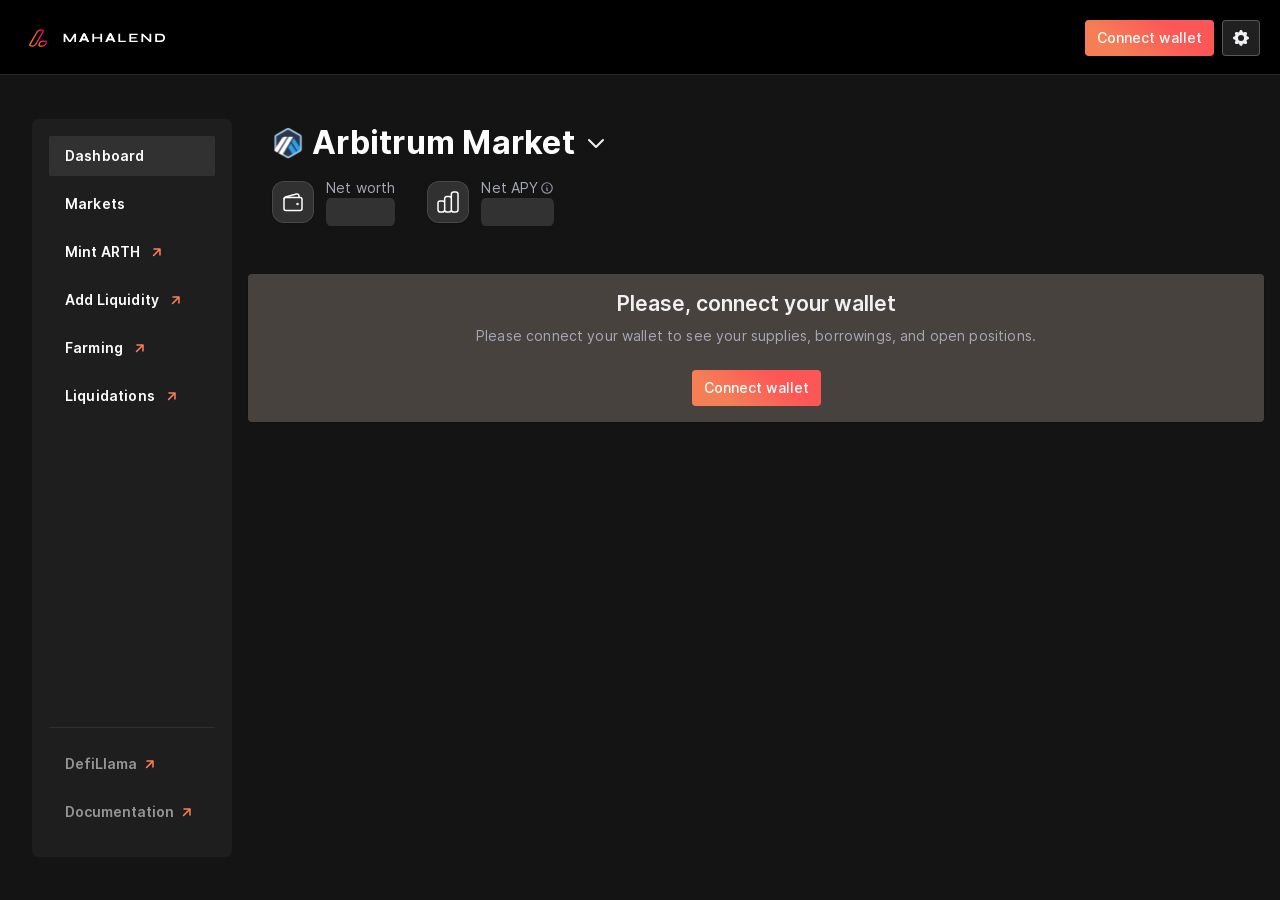
<file: index.html>
<!DOCTYPE html><html lang="en"><head><meta charSet="utf-8"/><meta name="viewport" content="initial-scale=1, width=device-width"/><title>Mahalend - Mahalend | Powered By MahaDAO</title><meta name="description" content="ARTH is an algorithmic stablecoin that offers protection against inflation &amp; never erodes in value."/><meta property="og:title" content="Mahalend - Mahalend | Powered By MahaDAO"/><meta property="og:description" content="ARTH is an algorithmic stablecoin that offers protection against inflation &amp; never erodes in value."/><meta property="og:image" content="/_next/static/media/mahalendLogo.0e6e3e0b.png"/><meta name="twitter:image" content="/_next/static/media/mahalendLogo.0e6e3e0b.png"/><meta name="twitter:image:alt" content="mahalend image"/><meta name="twitter:site" content="@mahalend"/><meta property="twitter:card" content="summary_large_image"/><meta name="twitter:title" content="Mahalend | Powered By MahaDAO"/><meta name="twitter:description" content="ARTH is an algorithmic stablecoin that offers protection against inflation &amp; never erodes in value."/><meta name="keywords" content="Decentralized Finance, DeFi, lending, borrowing, stablecoins, Ethereum, assets, erc-20, smart contracts, open finance, trustless"/><meta name="next-head-count" content="14"/><meta name="theme-color" content="#00244D"/><link rel="shortcut icon" href="/favicon.ico"/><link rel="manifest" href="/manifest.json"/><style data-emotion="css-global 0"></style><style data-emotion="css-global 13d8jqe">html{-webkit-font-smoothing:antialiased;-moz-osx-font-smoothing:grayscale;box-sizing:border-box;-webkit-text-size-adjust:100%;}*,*::before,*::after{box-sizing:inherit;}strong,b{font-weight:700;}body{margin:0;color:#F1F1F3;background-color:#151414;}@media print{body{background-color:#fff;}}body::backdrop{background-color:#151414;}body{font-family:Inter,Arial;font-weight:400;font-size:0.875rem;min-width:375px;}body >div:first-of-type{min-height:100vh;display:-webkit-box;display:-webkit-flex;display:-ms-flexbox;display:flex;-webkit-flex-direction:column;-ms-flex-direction:column;flex-direction:column;}</style><style data-emotion="css-global 1prfaxn">@-webkit-keyframes mui-auto-fill{from{display:block;}}@keyframes mui-auto-fill{from{display:block;}}@-webkit-keyframes mui-auto-fill-cancel{from{display:block;}}@keyframes mui-auto-fill-cancel{from{display:block;}}</style><style data-emotion="css-global animation-c7515d">@-webkit-keyframes animation-c7515d{0%{opacity:1;}50%{opacity:0.4;}100%{opacity:1;}}@keyframes animation-c7515d{0%{opacity:1;}50%{opacity:0.4;}100%{opacity:1;}}</style><style data-emotion="css 1knoxz1 1q6fsju 5hicrt i9gxme 1x2ig0y 1me2gch 128l3m0 q5q60p 1100lx1 17fo2je gjdclq tjvesx 5rpyx5 fv3lde 1rr4qq7 fmj40q n3eta2 nkvznt 1czjwln 1bnrc0w 1s2gcw8 1g9eb0u 1t0b3c3 70qvj9 1slt5fp vc54u4 1jz7z4v 1k3x8v3 3wkjyw nqlg3w hdw1oc k7vncv ltjh6b bi16t4 j7qwjs 18biwo 1fzsl0k 19msauk ulme3a 1osfq0k jmow5f btozky p24x14 we4w1l 11zj654 1p4wjs1">.css-1knoxz1{height:75px;position:-webkit-sticky;position:sticky;top:0;-webkit-transition:top 300ms cubic-bezier(0.4, 0, 0.2, 1) 0ms;transition:top 300ms cubic-bezier(0.4, 0, 0.2, 1) 0ms;z-index:1100;background-color:#000000;display:-webkit-box;display:-webkit-flex;display:-ms-flexbox;display:flex;-webkit-align-items:center;-webkit-box-align:center;-ms-flex-align:center;align-items:center;-webkit-flex-direction:space-between;-ms-flex-direction:space-between;flex-direction:space-between;box-shadow:inset 0px -1px 0px rgba(242, 243, 247, 0.16);}@media (min-width:0px){.css-1knoxz1{padding:8px 8px 8px 20px;}}@media (min-width:640px){.css-1knoxz1{padding:8px 20px;}}.css-1q6fsju{margin:0;font-family:Inter,Arial;font-weight:400;letter-spacing:0.009375rem;line-height:143%;font-size:0.875rem;color:#EAEBEF;-webkit-text-decoration:none;text-decoration:none;line-height:0;margin-right:12px;-webkit-transition:0.3s ease all;transition:0.3s ease all;line-height:0;margin-right:12px;-webkit-transition:0.3s ease all;transition:0.3s ease all;}.css-1q6fsju:hover{opacity:0.7;}.css-1q6fsju:hover{opacity:0.7;}.css-5hicrt{margin-right:12px;}.css-i9gxme{-webkit-box-flex:1;-webkit-flex-grow:1;-ms-flex-positive:1;flex-grow:1;}.css-1x2ig0y{display:-webkit-inline-box;display:-webkit-inline-flex;display:-ms-inline-flexbox;display:inline-flex;-webkit-align-items:center;-webkit-box-align:center;-ms-flex-align:center;align-items:center;-webkit-box-pack:center;-ms-flex-pack:center;-webkit-justify-content:center;justify-content:center;position:relative;box-sizing:border-box;-webkit-tap-highlight-color:transparent;background-color:transparent;outline:0;border:0;margin:0;border-radius:0;padding:0;cursor:pointer;-webkit-user-select:none;-moz-user-select:none;-ms-user-select:none;user-select:none;vertical-align:middle;-moz-appearance:none;-webkit-appearance:none;-webkit-text-decoration:none;text-decoration:none;color:inherit;min-width:64px;padding:6px 16px;border-radius:4px;-webkit-transition:background-color 250ms cubic-bezier(0.4, 0, 0.2, 1) 0ms,box-shadow 250ms cubic-bezier(0.4, 0, 0.2, 1) 0ms,border-color 250ms cubic-bezier(0.4, 0, 0.2, 1) 0ms,color 250ms cubic-bezier(0.4, 0, 0.2, 1) 0ms;transition:background-color 250ms cubic-bezier(0.4, 0, 0.2, 1) 0ms,box-shadow 250ms cubic-bezier(0.4, 0, 0.2, 1) 0ms,border-color 250ms cubic-bezier(0.4, 0, 0.2, 1) 0ms,color 250ms cubic-bezier(0.4, 0, 0.2, 1) 0ms;box-shadow:none;border-radius:4px;font-family:Inter,Arial;font-weight:500;line-height:1.5rem;font-size:0.875rem;padding:6px 12px;color:#fff;background:linear-gradient(38.44deg, #F47F57 23.51%, #FD5656 69.95%);-webkit-transition:all 0.2s ease;transition:all 0.2s ease;}.css-1x2ig0y::-moz-focus-inner{border-style:none;}.css-1x2ig0y.Mui-disabled{pointer-events:none;cursor:default;}@media print{.css-1x2ig0y{-webkit-print-color-adjust:exact;color-adjust:exact;}}.css-1x2ig0y:hover{-webkit-text-decoration:none;text-decoration:none;background-color:rgba(241, 241, 243, 0.08);}@media (hover: none){.css-1x2ig0y:hover{background-color:transparent;}}.css-1x2ig0y.Mui-disabled{color:#EBEBEF4D;}.css-1x2ig0y:hover{box-shadow:none;}.css-1x2ig0y.Mui-focusVisible{box-shadow:none;}.css-1x2ig0y:active{box-shadow:none;}.css-1x2ig0y.Mui-disabled{box-shadow:none;}.css-1x2ig0y:hover,.css-1x2ig0y.Mui-focusVisible{background:linear-gradient(38.44deg, #F47F57 23.51%, #FD5656 69.95%);opacity:0.9;}.css-1x2ig0y:disabled{background:#FFFFFF19;cursor:not-allowed;}@media (min-width:0px){.css-1me2gch{display:none;}}@media (min-width:960px){.css-1me2gch{display:block;}}.css-128l3m0{display:-webkit-inline-box;display:-webkit-inline-flex;display:-ms-inline-flexbox;display:inline-flex;-webkit-align-items:center;-webkit-box-align:center;-ms-flex-align:center;align-items:center;-webkit-box-pack:center;-ms-flex-pack:center;-webkit-justify-content:center;justify-content:center;position:relative;box-sizing:border-box;-webkit-tap-highlight-color:transparent;background-color:transparent;outline:0;border:0;margin:0;border-radius:0;padding:0;cursor:pointer;-webkit-user-select:none;-moz-user-select:none;-ms-user-select:none;user-select:none;vertical-align:middle;-moz-appearance:none;-webkit-appearance:none;-webkit-text-decoration:none;text-decoration:none;color:inherit;min-width:64px;padding:6px 16px;border-radius:4px;-webkit-transition:background-color 250ms cubic-bezier(0.4, 0, 0.2, 1) 0ms,box-shadow 250ms cubic-bezier(0.4, 0, 0.2, 1) 0ms,border-color 250ms cubic-bezier(0.4, 0, 0.2, 1) 0ms,color 250ms cubic-bezier(0.4, 0, 0.2, 1) 0ms;transition:background-color 250ms cubic-bezier(0.4, 0, 0.2, 1) 0ms,box-shadow 250ms cubic-bezier(0.4, 0, 0.2, 1) 0ms,border-color 250ms cubic-bezier(0.4, 0, 0.2, 1) 0ms,color 250ms cubic-bezier(0.4, 0, 0.2, 1) 0ms;box-shadow:none;border-radius:4px;font-family:Inter,Arial;font-weight:500;line-height:1.5rem;font-size:0.875rem;padding:6px 12px;color:#fff;border:1px solid;border-color:#FFFFFF40;background-color:#FFFFFF20;padding:7px 8px;min-width:unset;margin-left:8px;}.css-128l3m0::-moz-focus-inner{border-style:none;}.css-128l3m0.Mui-disabled{pointer-events:none;cursor:default;}@media print{.css-128l3m0{-webkit-print-color-adjust:exact;color-adjust:exact;}}.css-128l3m0:hover{-webkit-text-decoration:none;text-decoration:none;background-color:rgba(241, 241, 243, 0.08);}@media (hover: none){.css-128l3m0:hover{background-color:transparent;}}.css-128l3m0.Mui-disabled{color:#EBEBEF4D;}.css-128l3m0:hover{box-shadow:none;}.css-128l3m0.Mui-focusVisible{box-shadow:none;}.css-128l3m0:active{box-shadow:none;}.css-128l3m0.Mui-disabled{box-shadow:none;}.css-128l3m0:hover,.css-128l3m0.Mui-focusVisible{background-color:#000000;}.css-q5q60p{-webkit-user-select:none;-moz-user-select:none;-ms-user-select:none;user-select:none;width:1em;height:1em;display:inline-block;fill:currentColor;-webkit-flex-shrink:0;-ms-flex-negative:0;flex-shrink:0;-webkit-transition:fill 200ms cubic-bezier(0.4, 0, 0.2, 1) 0ms;transition:fill 200ms cubic-bezier(0.4, 0, 0.2, 1) 0ms;font-size:1.25rem;color:#F1F1F3;}@media (min-width:0px){.css-1100lx1{display:-webkit-box;display:-webkit-flex;display:-ms-flexbox;display:flex;}}@media (min-width:960px){.css-1100lx1{display:none;}}.css-17fo2je{display:-webkit-box;display:-webkit-flex;display:-ms-flexbox;display:flex;-webkit-flex-direction:row;-ms-flex-direction:row;flex-direction:row;-webkit-flex:1;-ms-flex:1;flex:1;}.css-gjdclq{margin:0;font-family:Inter,Arial;font-weight:400;letter-spacing:0.009375rem;line-height:143%;font-size:0.875rem;color:#EAEBEF;-webkit-text-decoration:none;text-decoration:none;display:-webkit-inline-box;display:-webkit-inline-flex;display:-ms-inline-flexbox;display:inline-flex;-webkit-align-items:center;-webkit-box-align:center;-ms-flex-align:center;align-items:center;-webkit-box-pack:center;-ms-flex-pack:center;-webkit-justify-content:center;justify-content:center;position:relative;box-sizing:border-box;-webkit-tap-highlight-color:transparent;background-color:transparent;outline:0;border:0;margin:0;border-radius:0;padding:0;cursor:pointer;-webkit-user-select:none;-moz-user-select:none;-ms-user-select:none;user-select:none;vertical-align:middle;-moz-appearance:none;-webkit-appearance:none;-webkit-text-decoration:none;text-decoration:none;color:inherit;min-width:64px;padding:6px 8px;border-radius:4px;-webkit-transition:background-color 250ms cubic-bezier(0.4, 0, 0.2, 1) 0ms,box-shadow 250ms cubic-bezier(0.4, 0, 0.2, 1) 0ms,border-color 250ms cubic-bezier(0.4, 0, 0.2, 1) 0ms,color 250ms cubic-bezier(0.4, 0, 0.2, 1) 0ms;transition:background-color 250ms cubic-bezier(0.4, 0, 0.2, 1) 0ms,box-shadow 250ms cubic-bezier(0.4, 0, 0.2, 1) 0ms,border-color 250ms cubic-bezier(0.4, 0, 0.2, 1) 0ms,color 250ms cubic-bezier(0.4, 0, 0.2, 1) 0ms;color:#EAEBEF;box-shadow:none;border-radius:4px;font-family:Inter,Arial;font-weight:500;line-height:1.5rem;font-size:0.875rem;padding:6px 12px;color:#FFFFFF;width:100%;-webkit-box-pack:start;-ms-flex-pack:start;-webkit-justify-content:flex-start;justify-content:flex-start;border-radius:2px;padding:8px 16px;font-weight:600;margin-bottom:8px;position:relative;}.css-gjdclq::-moz-focus-inner{border-style:none;}.css-gjdclq.Mui-disabled{pointer-events:none;cursor:default;}@media print{.css-gjdclq{-webkit-print-color-adjust:exact;color-adjust:exact;}}.css-gjdclq:hover{-webkit-text-decoration:none;text-decoration:none;background-color:rgba(234, 235, 239, 0.08);}@media (hover: none){.css-gjdclq:hover{background-color:transparent;}}.css-gjdclq.Mui-disabled{color:#EBEBEF4D;}.css-gjdclq:hover{box-shadow:none;}.css-gjdclq.Mui-focusVisible{box-shadow:none;}.css-gjdclq:active{box-shadow:none;}.css-gjdclq.Mui-disabled{box-shadow:none;}.active.css-gjdclq:after,.css-gjdclq:hover.css-gjdclq:after{color:white;-webkit-transform:scaleX(1);-moz-transform:scaleX(1);-ms-transform:scaleX(1);transform:scaleX(1);transform-origin:bottom left;}.css-gjdclq:after{color:white;content:'';position:absolute;width:100%;-webkit-transform:scaleX(0);-moz-transform:scaleX(0);-ms-transform:scaleX(0);transform:scaleX(0);height:100%;border-radius:2px;top:0px;left:0;background:#FFFFFF16;transform-origin:bottom right;-webkit-transition:-webkit-transform 0.25s ease-out;transition:transform 0.25s ease-out;}.css-tjvesx{margin:0;font-family:Inter,Arial;font-weight:400;letter-spacing:0.009375rem;line-height:143%;font-size:0.875rem;color:#EAEBEF;-webkit-text-decoration:none;text-decoration:none;display:-webkit-inline-box;display:-webkit-inline-flex;display:-ms-inline-flexbox;display:inline-flex;-webkit-align-items:center;-webkit-box-align:center;-ms-flex-align:center;align-items:center;-webkit-box-pack:center;-ms-flex-pack:center;-webkit-justify-content:center;justify-content:center;position:relative;box-sizing:border-box;-webkit-tap-highlight-color:transparent;background-color:transparent;outline:0;border:0;margin:0;border-radius:0;padding:0;cursor:pointer;-webkit-user-select:none;-moz-user-select:none;-ms-user-select:none;user-select:none;vertical-align:middle;-moz-appearance:none;-webkit-appearance:none;-webkit-text-decoration:none;text-decoration:none;color:inherit;min-width:64px;padding:6px 8px;border-radius:4px;-webkit-transition:background-color 250ms cubic-bezier(0.4, 0, 0.2, 1) 0ms,box-shadow 250ms cubic-bezier(0.4, 0, 0.2, 1) 0ms,border-color 250ms cubic-bezier(0.4, 0, 0.2, 1) 0ms,color 250ms cubic-bezier(0.4, 0, 0.2, 1) 0ms;transition:background-color 250ms cubic-bezier(0.4, 0, 0.2, 1) 0ms,box-shadow 250ms cubic-bezier(0.4, 0, 0.2, 1) 0ms,border-color 250ms cubic-bezier(0.4, 0, 0.2, 1) 0ms,color 250ms cubic-bezier(0.4, 0, 0.2, 1) 0ms;color:#EAEBEF;box-shadow:none;border-radius:4px;font-family:Inter,Arial;font-weight:500;line-height:1.5rem;font-size:0.875rem;padding:6px 12px;color:#FFFFFF;width:100%;-webkit-box-pack:start;-ms-flex-pack:start;-webkit-justify-content:flex-start;justify-content:flex-start;border-radius:2px;padding:8px 16px;font-weight:600;margin-bottom:8px;position:relative;}.css-tjvesx::-moz-focus-inner{border-style:none;}.css-tjvesx.Mui-disabled{pointer-events:none;cursor:default;}@media print{.css-tjvesx{-webkit-print-color-adjust:exact;color-adjust:exact;}}.css-tjvesx:hover{-webkit-text-decoration:none;text-decoration:none;background-color:rgba(234, 235, 239, 0.08);}@media (hover: none){.css-tjvesx:hover{background-color:transparent;}}.css-tjvesx.Mui-disabled{color:#EBEBEF4D;}.css-tjvesx:hover{box-shadow:none;}.css-tjvesx.Mui-focusVisible{box-shadow:none;}.css-tjvesx:active{box-shadow:none;}.css-tjvesx.Mui-disabled{box-shadow:none;}.active.css-tjvesx:after,.css-tjvesx:hover.css-tjvesx:after{color:white;-webkit-transform:scaleX(1);-moz-transform:scaleX(1);-ms-transform:scaleX(1);transform:scaleX(1);transform-origin:bottom left;}.css-tjvesx:after{color:white;content:'';position:absolute;width:100%;-webkit-transform:scaleX(0);-moz-transform:scaleX(0);-ms-transform:scaleX(0);transform:scaleX(0);height:100%;border-radius:2px;top:0px;left:0;background:#FFFFFF16;transform-origin:bottom right;-webkit-transition:-webkit-transform 0.25s ease-out;transition:transform 0.25s ease-out;}.css-5rpyx5{margin-left:4px;width:24px;height:24px;}.css-fv3lde{-webkit-align-items:center;-webkit-box-align:center;-ms-flex-align:center;align-items:center;display:-webkit-box;display:-webkit-flex;display:-ms-flexbox;display:flex;}.css-1rr4qq7{-webkit-flex:1;-ms-flex:1;flex:1;}.css-fmj40q{background-color:#151414;color:#F1F1F3;}@media (min-width:0px){.css-fmj40q{padding-top:40px;padding-bottom:72px;}}@media (min-width:960px){.css-fmj40q{padding-top:48px;padding-bottom:80px;}}@media (min-width:1280px){.css-fmj40q{padding-bottom:94px;}}@media (min-width:1440px){.css-fmj40q{padding-bottom:92px;}}@media (min-width:1800px){.css-fmj40q{padding-bottom:96px;}}.css-n3eta2{width:100%;margin-left:auto;box-sizing:border-box;margin-right:auto;display:block;padding-left:8px;padding-right:8px;display:-webkit-box;display:-webkit-flex;display:-ms-flexbox;display:flex;-webkit-flex-direction:column;-ms-flex-direction:column;flex-direction:column;-webkit-flex:1;-ms-flex:1;flex:1;padding-bottom:39px;padding-bottom:0px;}@media (min-width:760px){.css-n3eta2{padding-left:12px;padding-right:12px;}}@media (min-width:1280px){.css-n3eta2{max-width:1280px;}}@media (min-width:0px){.css-n3eta2{padding-left:8px;padding-right:8px;}}@media (min-width:640px){.css-n3eta2{padding-left:20px;padding-right:20px;}}@media (min-width:760px){.css-n3eta2{padding-left:48px;padding-right:48px;}}@media (min-width:960px){.css-n3eta2{padding-left:96px;padding-right:96px;}}@media (min-width:1280px){.css-n3eta2{padding-left:16px;padding-right:16px;}}@media (min-width:1440px){.css-n3eta2{max-width:unset;padding-left:16px;padding-right:16px;}}@media (min-width:1800px){.css-n3eta2{padding-left:0;padding-right:0;max-width:1440px;}}@media (min-width:0px){.css-nkvznt{padding-left:16px;padding-right:16px;}}@media (min-width:640px){.css-nkvznt{padding-left:24px;padding-right:24px;}}.css-1czjwln{display:-webkit-box;display:-webkit-flex;display:-ms-flexbox;display:flex;margin-bottom:16px;}@media (min-width:0px){.css-1czjwln{-webkit-align-items:flex-start;-webkit-box-align:flex-start;-ms-flex-align:flex-start;align-items:flex-start;-webkit-flex-direction:column;-ms-flex-direction:column;flex-direction:column;}}@media (min-width:640px){.css-1czjwln{-webkit-align-items:center;-webkit-box-align:center;-ms-flex-align:center;align-items:center;-webkit-flex-direction:row;-ms-flex-direction:row;flex-direction:row;}}.css-1bnrc0w{display:-webkit-box;display:-webkit-flex;display:-ms-flexbox;display:flex;-webkit-align-items:flex-start;-webkit-box-align:flex-start;-ms-flex-align:flex-start;align-items:flex-start;margin-bottom:0px;}.css-1s2gcw8{display:-webkit-inline-box;display:-webkit-inline-flex;display:-ms-inline-flexbox;display:inline-flex;-webkit-flex-direction:column;-ms-flex-direction:column;flex-direction:column;position:relative;min-width:0;padding:0;margin:0;border:0;vertical-align:top;margin-right:8px;}.css-1s2gcw8 .MuiOutlinedInput-notchedOutline{border:none;}.css-1g9eb0u{color:#F1F1F3;line-height:1.4375em;box-sizing:border-box;position:relative;cursor:text;display:-webkit-inline-box;display:-webkit-inline-flex;display:-ms-inline-flexbox;display:inline-flex;-webkit-align-items:center;-webkit-box-align:center;-ms-flex-align:center;align-items:center;position:relative;border-radius:4px;border-radius:6px;border-color:#EBEBEF14;}.css-1g9eb0u.Mui-disabled{color:#62677B;cursor:default;}.css-1g9eb0u.MarketSwitcher__select .MuiSelect-outlined{padding:0px;background-color:transparent!important;}.css-1g9eb0u .MuiSelect-icon{color:#F1F1F3;}.css-1g9eb0u:hover .MuiOutlinedInput-notchedOutline{border-color:#F1F1F3;}@media (hover: none){.css-1g9eb0u:hover .MuiOutlinedInput-notchedOutline{border-color:rgba(255, 255, 255, 0.23);}}.css-1g9eb0u.Mui-focused .MuiOutlinedInput-notchedOutline{border-color:#EAEBEF;border-width:2px;}.css-1g9eb0u.Mui-error .MuiOutlinedInput-notchedOutline{border-color:#F44336;}.css-1g9eb0u.Mui-disabled .MuiOutlinedInput-notchedOutline{border-color:#EBEBEF4D;}.css-1g9eb0u:hover .MuiOutlinedInput-notchedOutline{border-color:#CBCDD8;}.css-1g9eb0u.Mui-focused .MuiOutlinedInput-notchedOutline{border-color:#CBCDD8;}.css-1g9eb0u.MarketSwitcher__select .MuiSelect-outlined{padding:0px;background-color:transparent!important;}.css-1g9eb0u .MuiSelect-icon{color:#F1F1F3;}.css-1t0b3c3{-moz-appearance:none;-webkit-appearance:none;-webkit-user-select:none;-moz-user-select:none;-ms-user-select:none;user-select:none;border-radius:4px;cursor:pointer;font:inherit;letter-spacing:inherit;color:currentColor;padding:4px 0 5px;border:0;box-sizing:content-box;background:none;height:1.4375em;margin:0;-webkit-tap-highlight-color:transparent;display:block;min-width:0;width:100%;-webkit-animation-name:mui-auto-fill-cancel;animation-name:mui-auto-fill-cancel;-webkit-animation-duration:10ms;animation-duration:10ms;padding:16.5px 14px;}.css-1t0b3c3:focus{border-radius:4px;}.css-1t0b3c3::-ms-expand{display:none;}.css-1t0b3c3.Mui-disabled{cursor:default;}.css-1t0b3c3[multiple]{height:auto;}.css-1t0b3c3:not([multiple]) option,.css-1t0b3c3:not([multiple]) optgroup{background-color:#48423e;}.css-1t0b3c3.css-1t0b3c3.css-1t0b3c3{padding-right:32px;}.css-1t0b3c3.MuiSelect-select{height:auto;min-height:1.4375em;text-overflow:ellipsis;white-space:nowrap;overflow:hidden;}.css-1t0b3c3.MuiSelect-select{background-color:#48423e;font-family:Inter,Arial;font-weight:500;line-height:1.5rem;font-size:0.875rem;padding:6px 12px;color:#F1F1F3;}.css-1t0b3c3::-webkit-input-placeholder{color:currentColor;opacity:0.5;-webkit-transition:opacity 200ms cubic-bezier(0.4, 0, 0.2, 1) 0ms;transition:opacity 200ms cubic-bezier(0.4, 0, 0.2, 1) 0ms;}.css-1t0b3c3::-moz-placeholder{color:currentColor;opacity:0.5;-webkit-transition:opacity 200ms cubic-bezier(0.4, 0, 0.2, 1) 0ms;transition:opacity 200ms cubic-bezier(0.4, 0, 0.2, 1) 0ms;}.css-1t0b3c3:-ms-input-placeholder{color:currentColor;opacity:0.5;-webkit-transition:opacity 200ms cubic-bezier(0.4, 0, 0.2, 1) 0ms;transition:opacity 200ms cubic-bezier(0.4, 0, 0.2, 1) 0ms;}.css-1t0b3c3::-ms-input-placeholder{color:currentColor;opacity:0.5;-webkit-transition:opacity 200ms cubic-bezier(0.4, 0, 0.2, 1) 0ms;transition:opacity 200ms cubic-bezier(0.4, 0, 0.2, 1) 0ms;}.css-1t0b3c3:focus{outline:0;}.css-1t0b3c3:invalid{box-shadow:none;}.css-1t0b3c3::-webkit-search-decoration{-webkit-appearance:none;}label[data-shrink=false]+.MuiInputBase-formControl .css-1t0b3c3::-webkit-input-placeholder{opacity:0!important;}label[data-shrink=false]+.MuiInputBase-formControl .css-1t0b3c3::-moz-placeholder{opacity:0!important;}label[data-shrink=false]+.MuiInputBase-formControl .css-1t0b3c3:-ms-input-placeholder{opacity:0!important;}label[data-shrink=false]+.MuiInputBase-formControl .css-1t0b3c3::-ms-input-placeholder{opacity:0!important;}label[data-shrink=false]+.MuiInputBase-formControl .css-1t0b3c3:focus::-webkit-input-placeholder{opacity:0.5;}label[data-shrink=false]+.MuiInputBase-formControl .css-1t0b3c3:focus::-moz-placeholder{opacity:0.5;}label[data-shrink=false]+.MuiInputBase-formControl .css-1t0b3c3:focus:-ms-input-placeholder{opacity:0.5;}label[data-shrink=false]+.MuiInputBase-formControl .css-1t0b3c3:focus::-ms-input-placeholder{opacity:0.5;}.css-1t0b3c3.Mui-disabled{opacity:1;-webkit-text-fill-color:#62677B;}.css-1t0b3c3:-webkit-autofill{-webkit-animation-duration:5000s;animation-duration:5000s;-webkit-animation-name:mui-auto-fill;animation-name:mui-auto-fill;}.css-1t0b3c3:-webkit-autofill{-webkit-box-shadow:0 0 0 100px #266798 inset;-webkit-text-fill-color:#fff;caret-color:#fff;border-radius:inherit;}.css-70qvj9{display:-webkit-box;display:-webkit-flex;display:-ms-flexbox;display:flex;-webkit-align-items:center;-webkit-box-align:center;-ms-flex-align:center;align-items:center;}.css-1slt5fp{margin-right:8px;width:28px;height:28px;position:relative;}.css-vc54u4{margin-right:4px;display:-webkit-inline-box;display:-webkit-inline-flex;display:-ms-inline-flexbox;display:inline-flex;-webkit-align-items:flex-start;-webkit-box-align:flex-start;-ms-flex-align:flex-start;align-items:flex-start;}.css-1jz7z4v{margin:0;font-family:Inter,Arial;font-weight:700;letter-spacing:0.015625rem;line-height:123.5%;font-size:1.75rem;color:#fff;margin-right:4px;}.css-1k3x8v3{bottom:0;left:0;position:absolute;opacity:0;pointer-events:none;width:100%;box-sizing:border-box;}.css-3wkjyw{-webkit-user-select:none;-moz-user-select:none;-ms-user-select:none;user-select:none;width:1em;height:1em;display:inline-block;fill:currentColor;-webkit-flex-shrink:0;-ms-flex-negative:0;flex-shrink:0;-webkit-transition:fill 200ms cubic-bezier(0.4, 0, 0.2, 1) 0ms;transition:fill 200ms cubic-bezier(0.4, 0, 0.2, 1) 0ms;font-size:1.5rem;position:absolute;right:7px;top:calc(50% - .5em);pointer-events:none;color:#EBEBEF8F;}.css-3wkjyw.Mui-disabled{color:#EBEBEF4D;}.css-nqlg3w{text-align:left;position:absolute;bottom:0;right:0;top:-5px;left:0;margin:0;padding:0 8px;pointer-events:none;border-radius:inherit;border-style:solid;border-width:1px;overflow:hidden;min-width:0%;border-color:rgba(255, 255, 255, 0.23);}.css-hdw1oc{float:unset;overflow:hidden;padding:0;line-height:11px;-webkit-transition:width 150ms cubic-bezier(0.0, 0, 0.2, 1) 0ms;transition:width 150ms cubic-bezier(0.0, 0, 0.2, 1) 0ms;}.css-k7vncv{display:-webkit-box;display:-webkit-flex;display:-ms-flexbox;display:flex;-webkit-align-items:flex-start;-webkit-box-align:flex-start;-ms-flex-align:flex-start;align-items:flex-start;-webkit-box-flex-wrap:wrap;-webkit-flex-wrap:wrap;-ms-flex-wrap:wrap;flex-wrap:wrap;width:100%;}@media (min-width:0px){.css-k7vncv{gap:12px;}}@media (min-width:640px){.css-k7vncv{gap:32px;}}.css-ltjh6b{display:-webkit-box;display:-webkit-flex;display:-ms-flexbox;display:flex;-webkit-align-items:center;-webkit-box-align:center;-ms-flex-align:center;align-items:center;}@media (min-width:0px){.css-ltjh6b{width:calc(50% - 12px);}}@media (min-width:640px){.css-ltjh6b{width:unset;}}.css-bi16t4{-webkit-align-items:center;-webkit-box-align:center;-ms-flex-align:center;align-items:center;-webkit-box-pack:center;-ms-flex-pack:center;-webkit-justify-content:center;justify-content:center;border:1px solid #EBEBED1F;border-radius:12px;background-color:#FFFFFF20;box-shadow:0px 2px 1px rgba(0, 0, 0, 0.05),0px 0px 1px rgba(0, 0, 0, 0.25);width:42px;height:42px;margin-right:12px;}@media (min-width:0px){.css-bi16t4{display:none;}}@media (min-width:960px){.css-bi16t4{display:-webkit-box;display:-webkit-flex;display:-ms-flexbox;display:flex;}}.css-j7qwjs{display:-webkit-box;display:-webkit-flex;display:-ms-flexbox;display:flex;-webkit-flex-direction:column;-ms-flex-direction:column;flex-direction:column;}.css-18biwo{display:-webkit-inline-box;display:-webkit-inline-flex;display:-ms-inline-flexbox;display:inline-flex;-webkit-align-items:center;-webkit-box-align:center;-ms-flex-align:center;align-items:center;}.css-1fzsl0k{margin:0;font-family:Inter,Arial;font-weight:400;letter-spacing:0.009375rem;line-height:1rem;font-size:0.75rem;color:#A5A8B6;}.css-19msauk{display:block;background-color:rgba(241, 241, 243, 0.13);height:auto;margin-top:0;margin-bottom:0;transform-origin:0 55%;-webkit-transform:scale(1, 0.60);-moz-transform:scale(1, 0.60);-ms-transform:scale(1, 0.60);transform:scale(1, 0.60);border-radius:4px/6.7px;-webkit-animation:animation-c7515d 1.5s ease-in-out 0.5s infinite;animation:animation-c7515d 1.5s ease-in-out 0.5s infinite;-webkit-transform:unset;-moz-transform:unset;-ms-transform:unset;transform:unset;background:#FFFFFF20;}.css-19msauk:empty:before{content:"\00a0";}.css-ulme3a{display:-webkit-inline-box;display:-webkit-inline-flex;display:-ms-inline-flexbox;display:inline-flex;cursor:pointer;-webkit-transition:all 0.2s ease;transition:all 0.2s ease;}.css-ulme3a:hover{opacity:0.5;}.css-1osfq0k{display:-webkit-inline-box;display:-webkit-inline-flex;display:-ms-inline-flexbox;display:inline-flex;-webkit-align-items:center;-webkit-box-align:center;-ms-flex-align:center;align-items:center;-webkit-box-pack:center;-ms-flex-pack:center;-webkit-justify-content:center;justify-content:center;position:relative;box-sizing:border-box;-webkit-tap-highlight-color:transparent;background-color:transparent;outline:0;border:0;margin:0;border-radius:0;padding:0;cursor:pointer;-webkit-user-select:none;-moz-user-select:none;-ms-user-select:none;user-select:none;vertical-align:middle;-moz-appearance:none;-webkit-appearance:none;-webkit-text-decoration:none;text-decoration:none;color:inherit;text-align:center;-webkit-flex:0 0 auto;-ms-flex:0 0 auto;flex:0 0 auto;font-size:1.5rem;padding:8px;border-radius:50%;overflow:visible;color:#EBEBEF8F;-webkit-transition:background-color 150ms cubic-bezier(0.4, 0, 0.2, 1) 0ms;transition:background-color 150ms cubic-bezier(0.4, 0, 0.2, 1) 0ms;display:-webkit-box;display:-webkit-flex;display:-ms-flexbox;display:flex;-webkit-align-items:center;-webkit-box-align:center;-ms-flex-align:center;align-items:center;-webkit-box-pack:center;-ms-flex-pack:center;-webkit-justify-content:center;justify-content:center;width:14px;height:14px;border-radius:50%;padding:0px;min-width:0;margin-left:2px;}.css-1osfq0k::-moz-focus-inner{border-style:none;}.css-1osfq0k.Mui-disabled{pointer-events:none;cursor:default;}@media print{.css-1osfq0k{-webkit-print-color-adjust:exact;color-adjust:exact;}}.css-1osfq0k:hover{background-color:rgba(235, 235, 239, 0.08);}@media (hover: none){.css-1osfq0k:hover{background-color:transparent;}}.css-1osfq0k.Mui-disabled{background-color:transparent;color:#EBEBEF4D;}.css-jmow5f{-webkit-user-select:none;-moz-user-select:none;-ms-user-select:none;user-select:none;width:1em;height:1em;display:inline-block;fill:currentColor;-webkit-flex-shrink:0;-ms-flex-negative:0;flex-shrink:0;-webkit-transition:fill 200ms cubic-bezier(0.4, 0, 0.2, 1) 0ms;transition:fill 200ms cubic-bezier(0.4, 0, 0.2, 1) 0ms;font-size:1.5rem;font-size:14px;color:#8E92A3;border-radius:50%;}.css-jmow5f:hover{color:#29B6F6;}.css-btozky{display:-webkit-box;display:-webkit-flex;display:-ms-flexbox;display:flex;-webkit-flex-direction:column;-ms-flex-direction:column;flex-direction:column;-webkit-flex:1;-ms-flex:1;flex:1;}@media (min-width:0px){.css-btozky{margin-top:-32px;}}@media (min-width:1280px){.css-btozky{margin-top:-46px;}}@media (min-width:1440px){.css-btozky{margin-top:-44px;}}@media (min-width:1800px){.css-btozky{margin-top:-48px;}}.css-p24x14{width:100%;margin-left:auto;box-sizing:border-box;margin-right:auto;display:block;padding-left:8px;padding-right:8px;display:-webkit-box;display:-webkit-flex;display:-ms-flexbox;display:flex;-webkit-flex-direction:column;-ms-flex-direction:column;flex-direction:column;-webkit-flex:1;-ms-flex:1;flex:1;padding-bottom:39px;}@media (min-width:760px){.css-p24x14{padding-left:12px;padding-right:12px;}}@media (min-width:1280px){.css-p24x14{max-width:1280px;}}@media (min-width:0px){.css-p24x14{padding-left:8px;padding-right:8px;}}@media (min-width:640px){.css-p24x14{padding-left:20px;padding-right:20px;}}@media (min-width:760px){.css-p24x14{padding-left:48px;padding-right:48px;}}@media (min-width:960px){.css-p24x14{padding-left:96px;padding-right:96px;}}@media (min-width:1280px){.css-p24x14{padding-left:16px;padding-right:16px;}}@media (min-width:1440px){.css-p24x14{max-width:unset;padding-left:16px;padding-right:16px;}}@media (min-width:1800px){.css-p24x14{padding-left:0;padding-right:0;max-width:1440px;}}.css-we4w1l{background-color:#48423e;color:#F1F1F3;-webkit-transition:box-shadow 300ms cubic-bezier(0.4, 0, 0.2, 1) 0ms;transition:box-shadow 300ms cubic-bezier(0.4, 0, 0.2, 1) 0ms;border-radius:4px;box-shadow:0px 2px 1px -1px rgba(0,0,0,0.2),0px 1px 1px 0px rgba(0,0,0,0.14),0px 1px 3px 0px rgba(0,0,0,0.12);background-image:linear-gradient(rgba(255, 255, 255, 0.05), rgba(255, 255, 255, 0.05));border-radius:4px;box-shadow:0px 2px 1px rgba(0, 0, 0, 0.05),0px 0px 1px rgba(0, 0, 0, 0.25);background-image:none;display:-webkit-box;display:-webkit-flex;display:-ms-flexbox;display:flex;-webkit-flex-direction:column;-ms-flex-direction:column;flex-direction:column;-webkit-align-items:center;-webkit-box-align:center;-ms-flex-align:center;align-items:center;-webkit-box-pack:center;-ms-flex-pack:center;-webkit-justify-content:center;justify-content:center;text-align:center;padding:16px;-webkit-flex:1;-ms-flex:1;flex:1;}.css-11zj654{margin:0;font-family:Inter,Arial;font-weight:600;letter-spacing:unset;line-height:133.4%;font-size:1.3125rem;margin-bottom:8px;}.css-1p4wjs1{margin:0;font-family:Inter,Arial;font-weight:400;letter-spacing:0.009375rem;line-height:143%;font-size:0.875rem;color:#A5A8B6;margin-bottom:24px;}</style><link rel="preload" href="/_next/static/css/1ada8e81c058ec4d.css" as="style"/><link rel="stylesheet" href="/_next/static/css/1ada8e81c058ec4d.css" data-n-g=""/><noscript data-n-css=""></noscript><script defer="" nomodule="" src="/_next/static/chunks/polyfills-5cd94c89d3acac5f.js"></script><script src="/_next/static/chunks/webpack-d2a23737073c6921.js" defer=""></script><script src="/_next/static/chunks/framework-bb5c596eafb42b22.js" defer=""></script><script src="/_next/static/chunks/main-166ebf8347b95292.js" defer=""></script><script src="/_next/static/chunks/pages/_app-1cf5c26fb207c7cb.js" defer=""></script><script src="/_next/static/chunks/994-024d1251bcf7ce5b.js" defer=""></script><script src="/_next/static/chunks/230-3d8a05664f1f235c.js" defer=""></script><script src="/_next/static/chunks/448-b6cf057d2476fd74.js" defer=""></script><script src="/_next/static/chunks/pages/index-0c42d6a6fe31ab9c.js" defer=""></script><script src="/_next/static/vg7yO5fEssxSMqrRW7BWr/_buildManifest.js" defer=""></script><script src="/_next/static/vg7yO5fEssxSMqrRW7BWr/_ssgManifest.js" defer=""></script><script src="/_next/static/vg7yO5fEssxSMqrRW7BWr/_middlewareManifest.js" defer=""></script></head><body><div id="__next" data-reactroot=""><header class="MuiBox-root css-1knoxz1"><a class="MuiTypography-root MuiTypography-description MuiLink-root MuiLink-underlineNone MuiBox-root active css-1q6fsju" aria-label="Go to homepage" href="/"><img src="/mahalendLogo.svg" alt="An SVG of an eye" height="36"/></a><div class="MuiBox-root css-5hicrt"></div><div class="MuiBox-root css-i9gxme"></div><button class="MuiButton-root MuiButton-gradient MuiButton-gradientPrimary MuiButton-sizeMedium MuiButton-gradientSizeMedium MuiButton-disableElevation MuiButtonBase-root  css-1x2ig0y" tabindex="0" type="button" aria-label="wallet" id="wallet-button" aria-haspopup="true">Connect wallet</button><div class="MuiBox-root css-1me2gch"><button class="MuiButton-root MuiButton-surface MuiButton-surfacePrimary MuiButton-sizeMedium MuiButton-surfaceSizeMedium MuiButton-disableElevation MuiButtonBase-root  css-128l3m0" tabindex="0" type="button" aria-label="settings" id="settings-button" aria-haspopup="true"><svg class="MuiSvgIcon-root MuiSvgIcon-fontSizeSmall css-q5q60p" focusable="false" aria-hidden="true" viewBox="0 0 24 24"><svg xmlns="http://www.w3.org/2000/svg" viewBox="0 0 20 20" fill="currentColor" aria-hidden="true"><path fill-rule="evenodd" d="M11.49 3.17c-.38-1.56-2.6-1.56-2.98 0a1.532 1.532 0 01-2.286.948c-1.372-.836-2.942.734-2.106 2.106.54.886.061 2.042-.947 2.287-1.561.379-1.561 2.6 0 2.978a1.532 1.532 0 01.947 2.287c-.836 1.372.734 2.942 2.106 2.106a1.532 1.532 0 012.287.947c.379 1.561 2.6 1.561 2.978 0a1.533 1.533 0 012.287-.947c1.372.836 2.942-.734 2.106-2.106a1.533 1.533 0 01.947-2.287c1.561-.379 1.561-2.6 0-2.978a1.532 1.532 0 01-.947-2.287c.836-1.372-.734-2.942-2.106-2.106a1.532 1.532 0 01-2.287-.947zM10 13a3 3 0 100-6 3 3 0 000 6z" clip-rule="evenodd"></path></svg></svg></button></div><div class="MuiBox-root css-1100lx1"><button class="MuiButton-root MuiButton-surface MuiButton-surfacePrimary MuiButton-sizeMedium MuiButton-surfaceSizeMedium MuiButton-disableElevation MuiButtonBase-root  css-128l3m0" tabindex="0" type="button"><svg class="MuiSvgIcon-root MuiSvgIcon-fontSizeSmall css-q5q60p" focusable="false" aria-hidden="true" viewBox="0 0 24 24"><svg xmlns="http://www.w3.org/2000/svg" fill="none" viewBox="0 0 24 24" stroke-width="2" stroke="currentColor" aria-hidden="true"><path stroke-linecap="round" stroke-linejoin="round" d="M4 6h16M4 12h16M4 18h16"></path></svg></svg></button></div></header><main class="MuiBox-root css-17fo2je"><div class="MuiBox-root css-0"><div class="SidebarContainer" id="sidebar_container"><div class="TopSideBar"><div><a class="MuiTypography-root MuiTypography-description MuiLink-root MuiLink-underlineNone MuiButton-root MuiButton-text MuiButton-textPrimary MuiButton-sizeMedium MuiButton-textSizeMedium MuiButton-disableElevation MuiButtonBase-root  active css-tjvesx" tabindex="0" href="/">Dashboard</a></div><div><a class="MuiTypography-root MuiTypography-description MuiLink-root MuiLink-underlineNone MuiButton-root MuiButton-text MuiButton-textPrimary MuiButton-sizeMedium MuiButton-textSizeMedium MuiButton-disableElevation MuiButtonBase-root  css-tjvesx" tabindex="0" href="/markets/">Markets</a></div><div><a class="MuiTypography-root MuiTypography-description MuiLink-root MuiLink-underlineNone MuiButton-root MuiButton-text MuiButton-textPrimary MuiButton-sizeMedium MuiButton-textSizeMedium MuiButton-disableElevation MuiButtonBase-root  css-gjdclq" href="https://arth.loans/#/loan/add/ETH" target="_blank" tabindex="0">Mint ARTH<div class="MuiBox-root css-5rpyx5"><svg width="24" height="24" viewBox="0 0 24 24" fill="none" xmlns="http://www.w3.org/2000/svg"><rect width="1.5" height="9.768" rx="0.75" transform="scale(1 -1) rotate(-45 -14.46 -18.01)" fill="#FF7F57"></rect><path d="M15.983 15.016v-6h-6" stroke="#FF7F57" stroke-width="1.5" stroke-linecap="round" stroke-linejoin="round"></path></svg></div></a></div><div><a class="MuiTypography-root MuiTypography-description MuiLink-root MuiLink-underlineNone MuiButton-root MuiButton-text MuiButton-textPrimary MuiButton-sizeMedium MuiButton-textSizeMedium MuiButton-disableElevation MuiButtonBase-root  css-gjdclq" href="https://vaults.arth.loans/#/arth-eth-strategy" target="_blank" tabindex="0">Add Liquidity<div class="MuiBox-root css-5rpyx5"><svg width="24" height="24" viewBox="0 0 24 24" fill="none" xmlns="http://www.w3.org/2000/svg"><rect width="1.5" height="9.768" rx="0.75" transform="scale(1 -1) rotate(-45 -14.46 -18.01)" fill="#FF7F57"></rect><path d="M15.983 15.016v-6h-6" stroke="#FF7F57" stroke-width="1.5" stroke-linecap="round" stroke-linejoin="round"></path></svg></div></a></div><div><a class="MuiTypography-root MuiTypography-description MuiLink-root MuiLink-underlineNone MuiButton-root MuiButton-text MuiButton-textPrimary MuiButton-sizeMedium MuiButton-textSizeMedium MuiButton-disableElevation MuiButtonBase-root  css-gjdclq" href="https://arth.loans/#/farming" target="_blank" tabindex="0">Farming<div class="MuiBox-root css-5rpyx5"><svg width="24" height="24" viewBox="0 0 24 24" fill="none" xmlns="http://www.w3.org/2000/svg"><rect width="1.5" height="9.768" rx="0.75" transform="scale(1 -1) rotate(-45 -14.46 -18.01)" fill="#FF7F57"></rect><path d="M15.983 15.016v-6h-6" stroke="#FF7F57" stroke-width="1.5" stroke-linecap="round" stroke-linejoin="round"></path></svg></div></a></div><div><a class="MuiTypography-root MuiTypography-description MuiLink-root MuiLink-underlineNone MuiButton-root MuiButton-text MuiButton-textPrimary MuiButton-sizeMedium MuiButton-textSizeMedium MuiButton-disableElevation MuiButtonBase-root  css-gjdclq" href="http://liquidations.mahalend.com/" target="_blank" tabindex="0">Liquidations<div class="MuiBox-root css-5rpyx5"><svg width="24" height="24" viewBox="0 0 24 24" fill="none" xmlns="http://www.w3.org/2000/svg"><rect width="1.5" height="9.768" rx="0.75" transform="scale(1 -1) rotate(-45 -14.46 -18.01)" fill="#FF7F57"></rect><path d="M15.983 15.016v-6h-6" stroke="#FF7F57" stroke-width="1.5" stroke-linecap="round" stroke-linejoin="round"></path></svg></div></a></div></div><div class="BottomSideBar"><a class="StyledLinkHref" href="https://defillama.com/protocol/mahalend" target="_blank" rel="noreferrer"><div class="MuiBox-root css-fv3lde"><p>DefiLlama</p><svg width="24" height="24" viewBox="0 0 24 24" fill="none" xmlns="http://www.w3.org/2000/svg"><rect width="1.5" height="9.768" rx="0.75" transform="scale(1 -1) rotate(-45 -14.46 -18.01)" fill="#FF7F57"></rect><path d="M15.983 15.016v-6h-6" stroke="#FF7F57" stroke-width="1.5" stroke-linecap="round" stroke-linejoin="round"></path></svg></div></a><a class="StyledLinkHref" href="https://docs.mahalend.com/" target="_blank" rel="noreferrer"><div class="MuiBox-root css-fv3lde"><p>Documentation</p><svg width="24" height="24" viewBox="0 0 24 24" fill="none" xmlns="http://www.w3.org/2000/svg"><rect width="1.5" height="9.768" rx="0.75" transform="scale(1 -1) rotate(-45 -14.46 -18.01)" fill="#FF7F57"></rect><path d="M15.983 15.016v-6h-6" stroke="#FF7F57" stroke-width="1.5" stroke-linecap="round" stroke-linejoin="round"></path></svg></div></a></div></div></div><div class="MuiBox-root css-1rr4qq7" style="max-width:100vw"><div class="MuiBox-root css-fmj40q"><div class="MuiContainer-root MuiContainer-maxWidthLg css-n3eta2"><div class="MuiBox-root css-nkvznt"><div class="MuiBox-root css-1czjwln"><div class="MuiBox-root css-1bnrc0w"><div class="MuiFormControl-root MuiTextField-root css-1s2gcw8" aria-label="select market" data-cy="marketSelector"><div variant="outlined" class="MuiOutlinedInput-root MuiInputBase-root MuiInputBase-colorPrimary MuiInputBase-formControl MarketSwitcher__select css-1g9eb0u"><div tabindex="0" role="button" aria-expanded="false" aria-haspopup="listbox" class="MuiSelect-select MuiSelect-outlined MuiOutlinedInput-input MuiInputBase-input css-1t0b3c3"><div class="MuiBox-root css-70qvj9"><div class="MuiBox-root css-1slt5fp"><img src="/icons/networks/arbitrum.svg" alt="" width="100%" height="100%"/></div><div class="MuiBox-root css-vc54u4"><h1 class="MuiTypography-root MuiTypography-h1 css-1jz7z4v">Arbitrum<!-- --> </h1></div></div></div><input value="proto_arbitrum_v3" aria-hidden="true" tabindex="-1" class="MuiSelect-nativeInput css-1k3x8v3"/><svg class="MuiSvgIcon-root MuiSvgIcon-fontSizeMedium MuiSelect-icon MuiSelect-iconOutlined css-3wkjyw" focusable="false" aria-hidden="true" viewBox="0 0 24 24"><svg xmlns="http://www.w3.org/2000/svg" fill="none" viewBox="0 0 24 24" stroke-width="2" stroke="currentColor" aria-hidden="true"><path stroke-linecap="round" stroke-linejoin="round" d="M19 9l-7 7-7-7"></path></svg></svg><fieldset aria-hidden="true" class="MuiOutlinedInput-notchedOutline css-nqlg3w"><legend class="css-hdw1oc"><span class="notranslate">​</span></legend></fieldset></div></div></div></div><div class="MuiBox-root css-k7vncv"><div class="MuiBox-root css-ltjh6b"><div class="MuiBox-root css-bi16t4"><svg width="20" height="19" viewBox="0 0 20 19" fill="none" xmlns="http://www.w3.org/2000/svg"><path d="M17 17.398H3a2 2 0 0 1-2-2v-9a2 2 0 0 1 2-2h14a2 2 0 0 1 2 2v9a2 2 0 0 1-2 2Z" stroke="#FFF" stroke-width="1.5"></path><path d="M14.5 11.398a.5.5 0 1 1 0-1 .5.5 0 0 1 0 1Z" stroke="#FFF" stroke-width="1.5" stroke-linecap="round" stroke-linejoin="round"></path><path d="M16 4.398V3a2 2 0 0 0-2.515-1.932l-11 2.933A2 2 0 0 0 1 5.934v.464" stroke="#FFF" stroke-width="1.5"></path></svg></div><div class="MuiBox-root css-j7qwjs"><div class="MuiBox-root css-18biwo"><div class="MuiTypography-root MuiTypography-caption css-1fzsl0k">Net worth</div></div><span class="MuiSkeleton-root MuiSkeleton-text MuiSkeleton-pulse css-19msauk" style="height:24px"></span></div></div><div class="MuiBox-root css-ltjh6b"><div class="MuiBox-root css-bi16t4"><svg width="24" height="24" viewBox="0 0 24 24" fill="none" xmlns="http://www.w3.org/2000/svg"><path d="M8.667 19.778V13.11a2.222 2.222 0 0 0-2.223-2.222H4.222A2.222 2.222 0 0 0 2 13.11v6.667A2.222 2.222 0 0 0 4.222 22h2.222a2.222 2.222 0 0 0 2.223-2.222Zm0 0V8.667a2.222 2.222 0 0 1 2.222-2.223h2.222a2.222 2.222 0 0 1 2.222 2.223v11.11m-6.666 0A2.222 2.222 0 0 0 10.889 22h2.222a2.222 2.222 0 0 0 2.222-2.222m0 0V4.222A2.222 2.222 0 0 1 17.556 2h2.222A2.222 2.222 0 0 1 22 4.222v15.556A2.222 2.222 0 0 1 19.778 22h-2.222a2.222 2.222 0 0 1-2.223-2.222Z" stroke="#FFF" stroke-width="1.5" stroke-linecap="round" stroke-linejoin="round"></path></svg></div><div class="MuiBox-root css-j7qwjs"><div class="MuiBox-root css-18biwo"><div class="MuiTypography-root MuiTypography-caption css-1fzsl0k"><div style="display:flex">Net APY<div class="MuiBox-root css-70qvj9"><div class="MuiBox-root css-ulme3a"><button class="MuiButtonBase-root MuiIconButton-root MuiIconButton-sizeMedium css-1osfq0k" tabindex="0" type="button"><svg class="MuiSvgIcon-root MuiSvgIcon-fontSizeMedium css-jmow5f" focusable="false" aria-hidden="true" viewBox="0 0 24 24"><svg xmlns="http://www.w3.org/2000/svg" fill="none" viewBox="0 0 24 24" stroke-width="2" stroke="currentColor" aria-hidden="true"><path stroke-linecap="round" stroke-linejoin="round" d="M13 16h-1v-4h-1m1-4h.01M21 12a9 9 0 11-18 0 9 9 0 0118 0z"></path></svg></svg></button></div></div></div></div></div><span class="MuiSkeleton-root MuiSkeleton-text MuiSkeleton-pulse css-19msauk" style="height:24px"></span></div></div></div></div></div></div><div class="MuiBox-root css-btozky"><div class="MuiContainer-root MuiContainer-maxWidthLg css-p24x14"><div class="MuiPaper-root MuiPaper-elevation MuiPaper-rounded MuiPaper-elevation1 css-we4w1l"><h2 class="MuiTypography-root MuiTypography-h2 css-11zj654">Please, connect your wallet</h2><p class="MuiTypography-root MuiTypography-description css-1p4wjs1">Please connect your wallet to see your supplies, borrowings, and open positions.</p><button class="MuiButton-root MuiButton-gradient MuiButton-gradientPrimary MuiButton-sizeMedium MuiButton-gradientSizeMedium MuiButton-disableElevation MuiButtonBase-root  css-1x2ig0y" tabindex="0" type="button">Connect wallet</button></div></div></div></div></main></div><script id="__NEXT_DATA__" type="application/json">{"props":{"pageProps":{}},"page":"/","query":{},"buildId":"vg7yO5fEssxSMqrRW7BWr","nextExport":true,"autoExport":true,"isFallback":false,"scriptLoader":[]}</script></body></html>
</file>
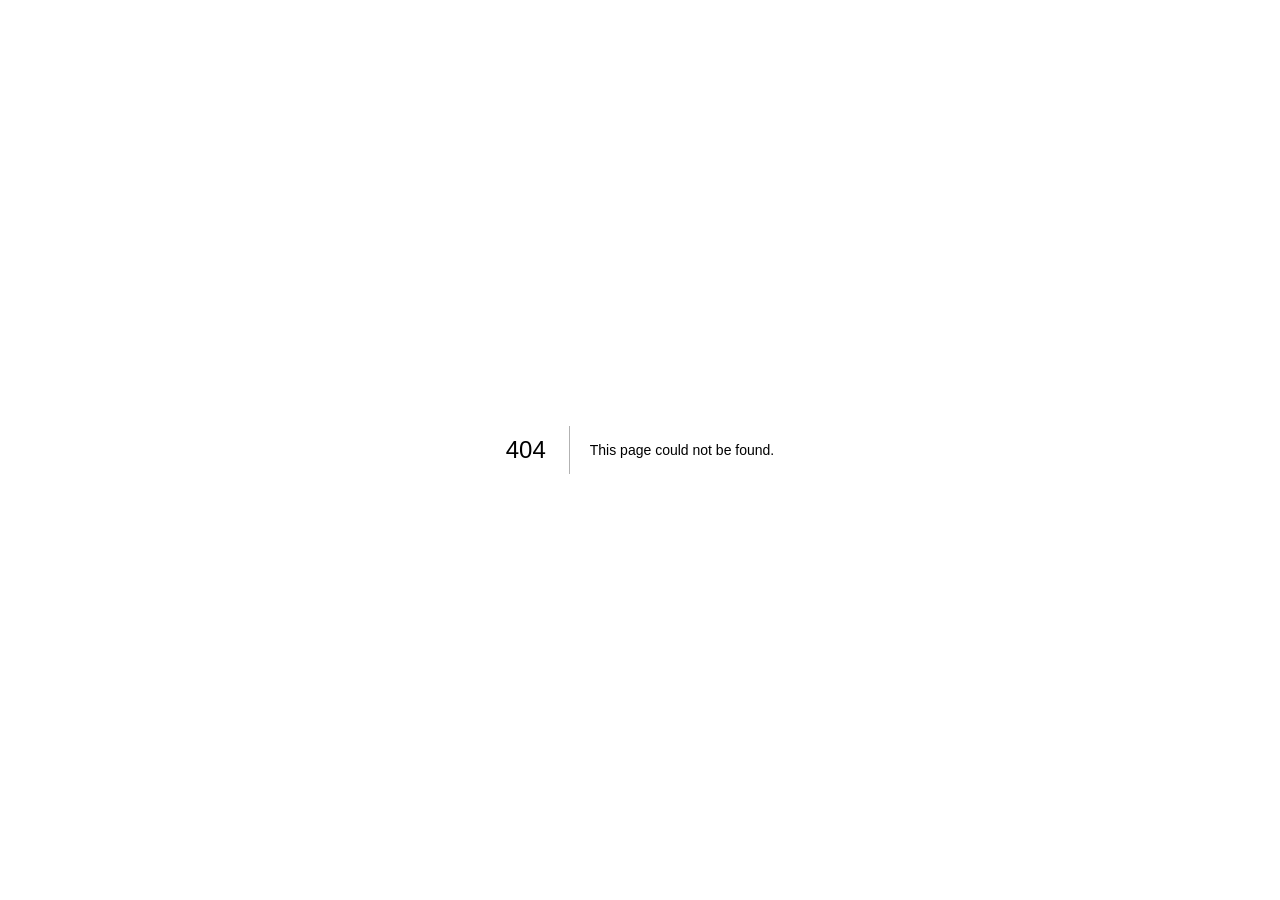
<file: 404/index.html>
<!DOCTYPE html><html lang="en"><head><meta charSet="utf-8"/><meta name="viewport" content="initial-scale=1, width=device-width"/><meta name="description" content="ARTH is an algorithmic stablecoin that offers protection against inflation &amp; never erodes in value."/><meta property="og:title" content="Mahalend - Mahalend | Powered By MahaDAO"/><meta property="og:description" content="ARTH is an algorithmic stablecoin that offers protection against inflation &amp; never erodes in value."/><meta property="og:image" content="/_next/static/media/mahalendLogo.0e6e3e0b.png"/><meta name="twitter:image" content="/_next/static/media/mahalendLogo.0e6e3e0b.png"/><meta name="twitter:image:alt" content="mahalend image"/><meta name="twitter:site" content="@mahalend"/><meta property="twitter:card" content="summary_large_image"/><meta name="twitter:title" content="Mahalend | Powered By MahaDAO"/><meta name="twitter:description" content="ARTH is an algorithmic stablecoin that offers protection against inflation &amp; never erodes in value."/><meta name="keywords" content="Decentralized Finance, DeFi, lending, borrowing, stablecoins, Ethereum, assets, erc-20, smart contracts, open finance, trustless"/><title>404: This page could not be found</title><meta name="next-head-count" content="14"/><meta name="theme-color" content="#00244D"/><link rel="shortcut icon" href="/favicon.ico"/><link rel="manifest" href="/manifest.json"/><style data-emotion="css-global 13d8jqe">html{-webkit-font-smoothing:antialiased;-moz-osx-font-smoothing:grayscale;box-sizing:border-box;-webkit-text-size-adjust:100%;}*,*::before,*::after{box-sizing:inherit;}strong,b{font-weight:700;}body{margin:0;color:#F1F1F3;background-color:#151414;}@media print{body{background-color:#fff;}}body::backdrop{background-color:#151414;}body{font-family:Inter,Arial;font-weight:400;font-size:0.875rem;min-width:375px;}body >div:first-of-type{min-height:100vh;display:-webkit-box;display:-webkit-flex;display:-ms-flexbox;display:flex;-webkit-flex-direction:column;-ms-flex-direction:column;flex-direction:column;}</style><style data-emotion="css "></style><link rel="preload" href="/_next/static/css/1ada8e81c058ec4d.css" as="style"/><link rel="stylesheet" href="/_next/static/css/1ada8e81c058ec4d.css" data-n-g=""/><noscript data-n-css=""></noscript><script defer="" nomodule="" src="/_next/static/chunks/polyfills-5cd94c89d3acac5f.js"></script><script src="/_next/static/chunks/webpack-d2a23737073c6921.js" defer=""></script><script src="/_next/static/chunks/framework-bb5c596eafb42b22.js" defer=""></script><script src="/_next/static/chunks/main-166ebf8347b95292.js" defer=""></script><script src="/_next/static/chunks/pages/_app-1cf5c26fb207c7cb.js" defer=""></script><script src="/_next/static/chunks/pages/_error-fb956347d1a65fb9.js" defer=""></script><script src="/_next/static/vg7yO5fEssxSMqrRW7BWr/_buildManifest.js" defer=""></script><script src="/_next/static/vg7yO5fEssxSMqrRW7BWr/_ssgManifest.js" defer=""></script><script src="/_next/static/vg7yO5fEssxSMqrRW7BWr/_middlewareManifest.js" defer=""></script></head><body><div id="__next" data-reactroot=""><div style="color:#000;background:#fff;font-family:-apple-system, BlinkMacSystemFont, Roboto, &quot;Segoe UI&quot;, &quot;Fira Sans&quot;, Avenir, &quot;Helvetica Neue&quot;, &quot;Lucida Grande&quot;, sans-serif;height:100vh;text-align:center;display:flex;flex-direction:column;align-items:center;justify-content:center"><div><style>body { margin: 0 }</style><h1 style="display:inline-block;border-right:1px solid rgba(0, 0, 0,.3);margin:0;margin-right:20px;padding:10px 23px 10px 0;font-size:24px;font-weight:500;vertical-align:top">404</h1><div style="display:inline-block;text-align:left;line-height:49px;height:49px;vertical-align:middle"><h2 style="font-size:14px;font-weight:normal;line-height:inherit;margin:0;padding:0">This page could not be found<!-- -->.</h2></div></div></div></div><script id="__NEXT_DATA__" type="application/json">{"props":{"pageProps":{"statusCode":404}},"page":"/_error","query":{},"buildId":"vg7yO5fEssxSMqrRW7BWr","nextExport":true,"isFallback":false,"gip":true,"scriptLoader":[]}</script></body></html>
</file>
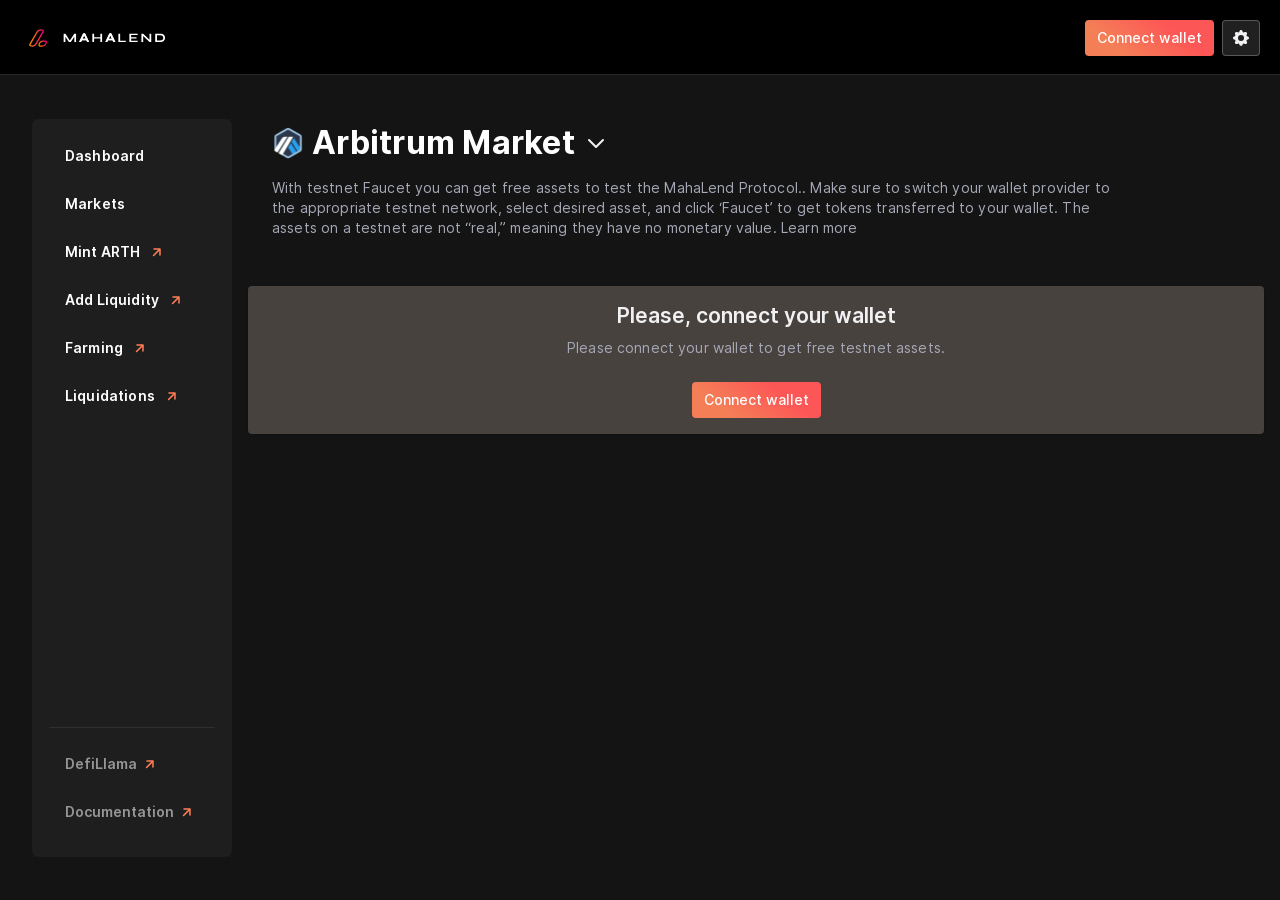
<file: faucet/index.html>
<!DOCTYPE html><html lang="en"><head><meta charSet="utf-8"/><meta name="viewport" content="initial-scale=1, width=device-width"/><title>Mahalend - Mahalend | Powered By MahaDAO</title><meta name="description" content="ARTH is an algorithmic stablecoin that offers protection against inflation &amp; never erodes in value."/><meta property="og:title" content="Mahalend - Mahalend | Powered By MahaDAO"/><meta property="og:description" content="ARTH is an algorithmic stablecoin that offers protection against inflation &amp; never erodes in value."/><meta property="og:image" content="/_next/static/media/mahalendLogo.0e6e3e0b.png"/><meta name="twitter:image" content="/_next/static/media/mahalendLogo.0e6e3e0b.png"/><meta name="twitter:image:alt" content="mahalend image"/><meta name="twitter:site" content="@mahalend"/><meta property="twitter:card" content="summary_large_image"/><meta name="twitter:title" content="Mahalend | Powered By MahaDAO"/><meta name="twitter:description" content="ARTH is an algorithmic stablecoin that offers protection against inflation &amp; never erodes in value."/><meta name="keywords" content="Decentralized Finance, DeFi, lending, borrowing, stablecoins, Ethereum, assets, erc-20, smart contracts, open finance, trustless"/><meta name="next-head-count" content="14"/><meta name="theme-color" content="#00244D"/><link rel="shortcut icon" href="/favicon.ico"/><link rel="manifest" href="/manifest.json"/><style data-emotion="css-global 0"></style><style data-emotion="css-global 13d8jqe">html{-webkit-font-smoothing:antialiased;-moz-osx-font-smoothing:grayscale;box-sizing:border-box;-webkit-text-size-adjust:100%;}*,*::before,*::after{box-sizing:inherit;}strong,b{font-weight:700;}body{margin:0;color:#F1F1F3;background-color:#151414;}@media print{body{background-color:#fff;}}body::backdrop{background-color:#151414;}body{font-family:Inter,Arial;font-weight:400;font-size:0.875rem;min-width:375px;}body >div:first-of-type{min-height:100vh;display:-webkit-box;display:-webkit-flex;display:-ms-flexbox;display:flex;-webkit-flex-direction:column;-ms-flex-direction:column;flex-direction:column;}</style><style data-emotion="css-global 1prfaxn">@-webkit-keyframes mui-auto-fill{from{display:block;}}@keyframes mui-auto-fill{from{display:block;}}@-webkit-keyframes mui-auto-fill-cancel{from{display:block;}}@keyframes mui-auto-fill-cancel{from{display:block;}}</style><style data-emotion="css 1knoxz1 1q6fsju 5hicrt i9gxme 1x2ig0y 1me2gch 128l3m0 q5q60p 1100lx1 17fo2je gjdclq tjvesx 5rpyx5 fv3lde 1rr4qq7 fmj40q n3eta2 nkvznt 1czjwln 1bnrc0w 1s2gcw8 1g9eb0u 1t0b3c3 70qvj9 1slt5fp vc54u4 1jz7z4v 1k3x8v3 3wkjyw nqlg3w hdw1oc 15nlx8z 1t8x1s2 17oz1tm k7vncv btozky p24x14 we4w1l 11zj654 1p4wjs1">.css-1knoxz1{height:75px;position:-webkit-sticky;position:sticky;top:0;-webkit-transition:top 300ms cubic-bezier(0.4, 0, 0.2, 1) 0ms;transition:top 300ms cubic-bezier(0.4, 0, 0.2, 1) 0ms;z-index:1100;background-color:#000000;display:-webkit-box;display:-webkit-flex;display:-ms-flexbox;display:flex;-webkit-align-items:center;-webkit-box-align:center;-ms-flex-align:center;align-items:center;-webkit-flex-direction:space-between;-ms-flex-direction:space-between;flex-direction:space-between;box-shadow:inset 0px -1px 0px rgba(242, 243, 247, 0.16);}@media (min-width:0px){.css-1knoxz1{padding:8px 8px 8px 20px;}}@media (min-width:640px){.css-1knoxz1{padding:8px 20px;}}.css-1q6fsju{margin:0;font-family:Inter,Arial;font-weight:400;letter-spacing:0.009375rem;line-height:143%;font-size:0.875rem;color:#EAEBEF;-webkit-text-decoration:none;text-decoration:none;line-height:0;margin-right:12px;-webkit-transition:0.3s ease all;transition:0.3s ease all;line-height:0;margin-right:12px;-webkit-transition:0.3s ease all;transition:0.3s ease all;}.css-1q6fsju:hover{opacity:0.7;}.css-1q6fsju:hover{opacity:0.7;}.css-5hicrt{margin-right:12px;}.css-i9gxme{-webkit-box-flex:1;-webkit-flex-grow:1;-ms-flex-positive:1;flex-grow:1;}.css-1x2ig0y{display:-webkit-inline-box;display:-webkit-inline-flex;display:-ms-inline-flexbox;display:inline-flex;-webkit-align-items:center;-webkit-box-align:center;-ms-flex-align:center;align-items:center;-webkit-box-pack:center;-ms-flex-pack:center;-webkit-justify-content:center;justify-content:center;position:relative;box-sizing:border-box;-webkit-tap-highlight-color:transparent;background-color:transparent;outline:0;border:0;margin:0;border-radius:0;padding:0;cursor:pointer;-webkit-user-select:none;-moz-user-select:none;-ms-user-select:none;user-select:none;vertical-align:middle;-moz-appearance:none;-webkit-appearance:none;-webkit-text-decoration:none;text-decoration:none;color:inherit;min-width:64px;padding:6px 16px;border-radius:4px;-webkit-transition:background-color 250ms cubic-bezier(0.4, 0, 0.2, 1) 0ms,box-shadow 250ms cubic-bezier(0.4, 0, 0.2, 1) 0ms,border-color 250ms cubic-bezier(0.4, 0, 0.2, 1) 0ms,color 250ms cubic-bezier(0.4, 0, 0.2, 1) 0ms;transition:background-color 250ms cubic-bezier(0.4, 0, 0.2, 1) 0ms,box-shadow 250ms cubic-bezier(0.4, 0, 0.2, 1) 0ms,border-color 250ms cubic-bezier(0.4, 0, 0.2, 1) 0ms,color 250ms cubic-bezier(0.4, 0, 0.2, 1) 0ms;box-shadow:none;border-radius:4px;font-family:Inter,Arial;font-weight:500;line-height:1.5rem;font-size:0.875rem;padding:6px 12px;color:#fff;background:linear-gradient(38.44deg, #F47F57 23.51%, #FD5656 69.95%);-webkit-transition:all 0.2s ease;transition:all 0.2s ease;}.css-1x2ig0y::-moz-focus-inner{border-style:none;}.css-1x2ig0y.Mui-disabled{pointer-events:none;cursor:default;}@media print{.css-1x2ig0y{-webkit-print-color-adjust:exact;color-adjust:exact;}}.css-1x2ig0y:hover{-webkit-text-decoration:none;text-decoration:none;background-color:rgba(241, 241, 243, 0.08);}@media (hover: none){.css-1x2ig0y:hover{background-color:transparent;}}.css-1x2ig0y.Mui-disabled{color:#EBEBEF4D;}.css-1x2ig0y:hover{box-shadow:none;}.css-1x2ig0y.Mui-focusVisible{box-shadow:none;}.css-1x2ig0y:active{box-shadow:none;}.css-1x2ig0y.Mui-disabled{box-shadow:none;}.css-1x2ig0y:hover,.css-1x2ig0y.Mui-focusVisible{background:linear-gradient(38.44deg, #F47F57 23.51%, #FD5656 69.95%);opacity:0.9;}.css-1x2ig0y:disabled{background:#FFFFFF19;cursor:not-allowed;}@media (min-width:0px){.css-1me2gch{display:none;}}@media (min-width:960px){.css-1me2gch{display:block;}}.css-128l3m0{display:-webkit-inline-box;display:-webkit-inline-flex;display:-ms-inline-flexbox;display:inline-flex;-webkit-align-items:center;-webkit-box-align:center;-ms-flex-align:center;align-items:center;-webkit-box-pack:center;-ms-flex-pack:center;-webkit-justify-content:center;justify-content:center;position:relative;box-sizing:border-box;-webkit-tap-highlight-color:transparent;background-color:transparent;outline:0;border:0;margin:0;border-radius:0;padding:0;cursor:pointer;-webkit-user-select:none;-moz-user-select:none;-ms-user-select:none;user-select:none;vertical-align:middle;-moz-appearance:none;-webkit-appearance:none;-webkit-text-decoration:none;text-decoration:none;color:inherit;min-width:64px;padding:6px 16px;border-radius:4px;-webkit-transition:background-color 250ms cubic-bezier(0.4, 0, 0.2, 1) 0ms,box-shadow 250ms cubic-bezier(0.4, 0, 0.2, 1) 0ms,border-color 250ms cubic-bezier(0.4, 0, 0.2, 1) 0ms,color 250ms cubic-bezier(0.4, 0, 0.2, 1) 0ms;transition:background-color 250ms cubic-bezier(0.4, 0, 0.2, 1) 0ms,box-shadow 250ms cubic-bezier(0.4, 0, 0.2, 1) 0ms,border-color 250ms cubic-bezier(0.4, 0, 0.2, 1) 0ms,color 250ms cubic-bezier(0.4, 0, 0.2, 1) 0ms;box-shadow:none;border-radius:4px;font-family:Inter,Arial;font-weight:500;line-height:1.5rem;font-size:0.875rem;padding:6px 12px;color:#fff;border:1px solid;border-color:#FFFFFF40;background-color:#FFFFFF20;padding:7px 8px;min-width:unset;margin-left:8px;}.css-128l3m0::-moz-focus-inner{border-style:none;}.css-128l3m0.Mui-disabled{pointer-events:none;cursor:default;}@media print{.css-128l3m0{-webkit-print-color-adjust:exact;color-adjust:exact;}}.css-128l3m0:hover{-webkit-text-decoration:none;text-decoration:none;background-color:rgba(241, 241, 243, 0.08);}@media (hover: none){.css-128l3m0:hover{background-color:transparent;}}.css-128l3m0.Mui-disabled{color:#EBEBEF4D;}.css-128l3m0:hover{box-shadow:none;}.css-128l3m0.Mui-focusVisible{box-shadow:none;}.css-128l3m0:active{box-shadow:none;}.css-128l3m0.Mui-disabled{box-shadow:none;}.css-128l3m0:hover,.css-128l3m0.Mui-focusVisible{background-color:#000000;}.css-q5q60p{-webkit-user-select:none;-moz-user-select:none;-ms-user-select:none;user-select:none;width:1em;height:1em;display:inline-block;fill:currentColor;-webkit-flex-shrink:0;-ms-flex-negative:0;flex-shrink:0;-webkit-transition:fill 200ms cubic-bezier(0.4, 0, 0.2, 1) 0ms;transition:fill 200ms cubic-bezier(0.4, 0, 0.2, 1) 0ms;font-size:1.25rem;color:#F1F1F3;}@media (min-width:0px){.css-1100lx1{display:-webkit-box;display:-webkit-flex;display:-ms-flexbox;display:flex;}}@media (min-width:960px){.css-1100lx1{display:none;}}.css-17fo2je{display:-webkit-box;display:-webkit-flex;display:-ms-flexbox;display:flex;-webkit-flex-direction:row;-ms-flex-direction:row;flex-direction:row;-webkit-flex:1;-ms-flex:1;flex:1;}.css-gjdclq{margin:0;font-family:Inter,Arial;font-weight:400;letter-spacing:0.009375rem;line-height:143%;font-size:0.875rem;color:#EAEBEF;-webkit-text-decoration:none;text-decoration:none;display:-webkit-inline-box;display:-webkit-inline-flex;display:-ms-inline-flexbox;display:inline-flex;-webkit-align-items:center;-webkit-box-align:center;-ms-flex-align:center;align-items:center;-webkit-box-pack:center;-ms-flex-pack:center;-webkit-justify-content:center;justify-content:center;position:relative;box-sizing:border-box;-webkit-tap-highlight-color:transparent;background-color:transparent;outline:0;border:0;margin:0;border-radius:0;padding:0;cursor:pointer;-webkit-user-select:none;-moz-user-select:none;-ms-user-select:none;user-select:none;vertical-align:middle;-moz-appearance:none;-webkit-appearance:none;-webkit-text-decoration:none;text-decoration:none;color:inherit;min-width:64px;padding:6px 8px;border-radius:4px;-webkit-transition:background-color 250ms cubic-bezier(0.4, 0, 0.2, 1) 0ms,box-shadow 250ms cubic-bezier(0.4, 0, 0.2, 1) 0ms,border-color 250ms cubic-bezier(0.4, 0, 0.2, 1) 0ms,color 250ms cubic-bezier(0.4, 0, 0.2, 1) 0ms;transition:background-color 250ms cubic-bezier(0.4, 0, 0.2, 1) 0ms,box-shadow 250ms cubic-bezier(0.4, 0, 0.2, 1) 0ms,border-color 250ms cubic-bezier(0.4, 0, 0.2, 1) 0ms,color 250ms cubic-bezier(0.4, 0, 0.2, 1) 0ms;color:#EAEBEF;box-shadow:none;border-radius:4px;font-family:Inter,Arial;font-weight:500;line-height:1.5rem;font-size:0.875rem;padding:6px 12px;color:#FFFFFF;width:100%;-webkit-box-pack:start;-ms-flex-pack:start;-webkit-justify-content:flex-start;justify-content:flex-start;border-radius:2px;padding:8px 16px;font-weight:600;margin-bottom:8px;position:relative;}.css-gjdclq::-moz-focus-inner{border-style:none;}.css-gjdclq.Mui-disabled{pointer-events:none;cursor:default;}@media print{.css-gjdclq{-webkit-print-color-adjust:exact;color-adjust:exact;}}.css-gjdclq:hover{-webkit-text-decoration:none;text-decoration:none;background-color:rgba(234, 235, 239, 0.08);}@media (hover: none){.css-gjdclq:hover{background-color:transparent;}}.css-gjdclq.Mui-disabled{color:#EBEBEF4D;}.css-gjdclq:hover{box-shadow:none;}.css-gjdclq.Mui-focusVisible{box-shadow:none;}.css-gjdclq:active{box-shadow:none;}.css-gjdclq.Mui-disabled{box-shadow:none;}.active.css-gjdclq:after,.css-gjdclq:hover.css-gjdclq:after{color:white;-webkit-transform:scaleX(1);-moz-transform:scaleX(1);-ms-transform:scaleX(1);transform:scaleX(1);transform-origin:bottom left;}.css-gjdclq:after{color:white;content:'';position:absolute;width:100%;-webkit-transform:scaleX(0);-moz-transform:scaleX(0);-ms-transform:scaleX(0);transform:scaleX(0);height:100%;border-radius:2px;top:0px;left:0;background:#FFFFFF16;transform-origin:bottom right;-webkit-transition:-webkit-transform 0.25s ease-out;transition:transform 0.25s ease-out;}.css-tjvesx{margin:0;font-family:Inter,Arial;font-weight:400;letter-spacing:0.009375rem;line-height:143%;font-size:0.875rem;color:#EAEBEF;-webkit-text-decoration:none;text-decoration:none;display:-webkit-inline-box;display:-webkit-inline-flex;display:-ms-inline-flexbox;display:inline-flex;-webkit-align-items:center;-webkit-box-align:center;-ms-flex-align:center;align-items:center;-webkit-box-pack:center;-ms-flex-pack:center;-webkit-justify-content:center;justify-content:center;position:relative;box-sizing:border-box;-webkit-tap-highlight-color:transparent;background-color:transparent;outline:0;border:0;margin:0;border-radius:0;padding:0;cursor:pointer;-webkit-user-select:none;-moz-user-select:none;-ms-user-select:none;user-select:none;vertical-align:middle;-moz-appearance:none;-webkit-appearance:none;-webkit-text-decoration:none;text-decoration:none;color:inherit;min-width:64px;padding:6px 8px;border-radius:4px;-webkit-transition:background-color 250ms cubic-bezier(0.4, 0, 0.2, 1) 0ms,box-shadow 250ms cubic-bezier(0.4, 0, 0.2, 1) 0ms,border-color 250ms cubic-bezier(0.4, 0, 0.2, 1) 0ms,color 250ms cubic-bezier(0.4, 0, 0.2, 1) 0ms;transition:background-color 250ms cubic-bezier(0.4, 0, 0.2, 1) 0ms,box-shadow 250ms cubic-bezier(0.4, 0, 0.2, 1) 0ms,border-color 250ms cubic-bezier(0.4, 0, 0.2, 1) 0ms,color 250ms cubic-bezier(0.4, 0, 0.2, 1) 0ms;color:#EAEBEF;box-shadow:none;border-radius:4px;font-family:Inter,Arial;font-weight:500;line-height:1.5rem;font-size:0.875rem;padding:6px 12px;color:#FFFFFF;width:100%;-webkit-box-pack:start;-ms-flex-pack:start;-webkit-justify-content:flex-start;justify-content:flex-start;border-radius:2px;padding:8px 16px;font-weight:600;margin-bottom:8px;position:relative;}.css-tjvesx::-moz-focus-inner{border-style:none;}.css-tjvesx.Mui-disabled{pointer-events:none;cursor:default;}@media print{.css-tjvesx{-webkit-print-color-adjust:exact;color-adjust:exact;}}.css-tjvesx:hover{-webkit-text-decoration:none;text-decoration:none;background-color:rgba(234, 235, 239, 0.08);}@media (hover: none){.css-tjvesx:hover{background-color:transparent;}}.css-tjvesx.Mui-disabled{color:#EBEBEF4D;}.css-tjvesx:hover{box-shadow:none;}.css-tjvesx.Mui-focusVisible{box-shadow:none;}.css-tjvesx:active{box-shadow:none;}.css-tjvesx.Mui-disabled{box-shadow:none;}.active.css-tjvesx:after,.css-tjvesx:hover.css-tjvesx:after{color:white;-webkit-transform:scaleX(1);-moz-transform:scaleX(1);-ms-transform:scaleX(1);transform:scaleX(1);transform-origin:bottom left;}.css-tjvesx:after{color:white;content:'';position:absolute;width:100%;-webkit-transform:scaleX(0);-moz-transform:scaleX(0);-ms-transform:scaleX(0);transform:scaleX(0);height:100%;border-radius:2px;top:0px;left:0;background:#FFFFFF16;transform-origin:bottom right;-webkit-transition:-webkit-transform 0.25s ease-out;transition:transform 0.25s ease-out;}.css-5rpyx5{margin-left:4px;width:24px;height:24px;}.css-fv3lde{-webkit-align-items:center;-webkit-box-align:center;-ms-flex-align:center;align-items:center;display:-webkit-box;display:-webkit-flex;display:-ms-flexbox;display:flex;}.css-1rr4qq7{-webkit-flex:1;-ms-flex:1;flex:1;}.css-fmj40q{background-color:#151414;color:#F1F1F3;}@media (min-width:0px){.css-fmj40q{padding-top:40px;padding-bottom:72px;}}@media (min-width:960px){.css-fmj40q{padding-top:48px;padding-bottom:80px;}}@media (min-width:1280px){.css-fmj40q{padding-bottom:94px;}}@media (min-width:1440px){.css-fmj40q{padding-bottom:92px;}}@media (min-width:1800px){.css-fmj40q{padding-bottom:96px;}}.css-n3eta2{width:100%;margin-left:auto;box-sizing:border-box;margin-right:auto;display:block;padding-left:8px;padding-right:8px;display:-webkit-box;display:-webkit-flex;display:-ms-flexbox;display:flex;-webkit-flex-direction:column;-ms-flex-direction:column;flex-direction:column;-webkit-flex:1;-ms-flex:1;flex:1;padding-bottom:39px;padding-bottom:0px;}@media (min-width:760px){.css-n3eta2{padding-left:12px;padding-right:12px;}}@media (min-width:1280px){.css-n3eta2{max-width:1280px;}}@media (min-width:0px){.css-n3eta2{padding-left:8px;padding-right:8px;}}@media (min-width:640px){.css-n3eta2{padding-left:20px;padding-right:20px;}}@media (min-width:760px){.css-n3eta2{padding-left:48px;padding-right:48px;}}@media (min-width:960px){.css-n3eta2{padding-left:96px;padding-right:96px;}}@media (min-width:1280px){.css-n3eta2{padding-left:16px;padding-right:16px;}}@media (min-width:1440px){.css-n3eta2{max-width:unset;padding-left:16px;padding-right:16px;}}@media (min-width:1800px){.css-n3eta2{padding-left:0;padding-right:0;max-width:1440px;}}@media (min-width:0px){.css-nkvznt{padding-left:16px;padding-right:16px;}}@media (min-width:640px){.css-nkvznt{padding-left:24px;padding-right:24px;}}.css-1czjwln{display:-webkit-box;display:-webkit-flex;display:-ms-flexbox;display:flex;margin-bottom:16px;}@media (min-width:0px){.css-1czjwln{-webkit-align-items:flex-start;-webkit-box-align:flex-start;-ms-flex-align:flex-start;align-items:flex-start;-webkit-flex-direction:column;-ms-flex-direction:column;flex-direction:column;}}@media (min-width:640px){.css-1czjwln{-webkit-align-items:center;-webkit-box-align:center;-ms-flex-align:center;align-items:center;-webkit-flex-direction:row;-ms-flex-direction:row;flex-direction:row;}}.css-1bnrc0w{display:-webkit-box;display:-webkit-flex;display:-ms-flexbox;display:flex;-webkit-align-items:flex-start;-webkit-box-align:flex-start;-ms-flex-align:flex-start;align-items:flex-start;margin-bottom:0px;}.css-1s2gcw8{display:-webkit-inline-box;display:-webkit-inline-flex;display:-ms-inline-flexbox;display:inline-flex;-webkit-flex-direction:column;-ms-flex-direction:column;flex-direction:column;position:relative;min-width:0;padding:0;margin:0;border:0;vertical-align:top;margin-right:8px;}.css-1s2gcw8 .MuiOutlinedInput-notchedOutline{border:none;}.css-1g9eb0u{color:#F1F1F3;line-height:1.4375em;box-sizing:border-box;position:relative;cursor:text;display:-webkit-inline-box;display:-webkit-inline-flex;display:-ms-inline-flexbox;display:inline-flex;-webkit-align-items:center;-webkit-box-align:center;-ms-flex-align:center;align-items:center;position:relative;border-radius:4px;border-radius:6px;border-color:#EBEBEF14;}.css-1g9eb0u.Mui-disabled{color:#62677B;cursor:default;}.css-1g9eb0u.MarketSwitcher__select .MuiSelect-outlined{padding:0px;background-color:transparent!important;}.css-1g9eb0u .MuiSelect-icon{color:#F1F1F3;}.css-1g9eb0u:hover .MuiOutlinedInput-notchedOutline{border-color:#F1F1F3;}@media (hover: none){.css-1g9eb0u:hover .MuiOutlinedInput-notchedOutline{border-color:rgba(255, 255, 255, 0.23);}}.css-1g9eb0u.Mui-focused .MuiOutlinedInput-notchedOutline{border-color:#EAEBEF;border-width:2px;}.css-1g9eb0u.Mui-error .MuiOutlinedInput-notchedOutline{border-color:#F44336;}.css-1g9eb0u.Mui-disabled .MuiOutlinedInput-notchedOutline{border-color:#EBEBEF4D;}.css-1g9eb0u:hover .MuiOutlinedInput-notchedOutline{border-color:#CBCDD8;}.css-1g9eb0u.Mui-focused .MuiOutlinedInput-notchedOutline{border-color:#CBCDD8;}.css-1g9eb0u.MarketSwitcher__select .MuiSelect-outlined{padding:0px;background-color:transparent!important;}.css-1g9eb0u .MuiSelect-icon{color:#F1F1F3;}.css-1t0b3c3{-moz-appearance:none;-webkit-appearance:none;-webkit-user-select:none;-moz-user-select:none;-ms-user-select:none;user-select:none;border-radius:4px;cursor:pointer;font:inherit;letter-spacing:inherit;color:currentColor;padding:4px 0 5px;border:0;box-sizing:content-box;background:none;height:1.4375em;margin:0;-webkit-tap-highlight-color:transparent;display:block;min-width:0;width:100%;-webkit-animation-name:mui-auto-fill-cancel;animation-name:mui-auto-fill-cancel;-webkit-animation-duration:10ms;animation-duration:10ms;padding:16.5px 14px;}.css-1t0b3c3:focus{border-radius:4px;}.css-1t0b3c3::-ms-expand{display:none;}.css-1t0b3c3.Mui-disabled{cursor:default;}.css-1t0b3c3[multiple]{height:auto;}.css-1t0b3c3:not([multiple]) option,.css-1t0b3c3:not([multiple]) optgroup{background-color:#48423e;}.css-1t0b3c3.css-1t0b3c3.css-1t0b3c3{padding-right:32px;}.css-1t0b3c3.MuiSelect-select{height:auto;min-height:1.4375em;text-overflow:ellipsis;white-space:nowrap;overflow:hidden;}.css-1t0b3c3.MuiSelect-select{background-color:#48423e;font-family:Inter,Arial;font-weight:500;line-height:1.5rem;font-size:0.875rem;padding:6px 12px;color:#F1F1F3;}.css-1t0b3c3::-webkit-input-placeholder{color:currentColor;opacity:0.5;-webkit-transition:opacity 200ms cubic-bezier(0.4, 0, 0.2, 1) 0ms;transition:opacity 200ms cubic-bezier(0.4, 0, 0.2, 1) 0ms;}.css-1t0b3c3::-moz-placeholder{color:currentColor;opacity:0.5;-webkit-transition:opacity 200ms cubic-bezier(0.4, 0, 0.2, 1) 0ms;transition:opacity 200ms cubic-bezier(0.4, 0, 0.2, 1) 0ms;}.css-1t0b3c3:-ms-input-placeholder{color:currentColor;opacity:0.5;-webkit-transition:opacity 200ms cubic-bezier(0.4, 0, 0.2, 1) 0ms;transition:opacity 200ms cubic-bezier(0.4, 0, 0.2, 1) 0ms;}.css-1t0b3c3::-ms-input-placeholder{color:currentColor;opacity:0.5;-webkit-transition:opacity 200ms cubic-bezier(0.4, 0, 0.2, 1) 0ms;transition:opacity 200ms cubic-bezier(0.4, 0, 0.2, 1) 0ms;}.css-1t0b3c3:focus{outline:0;}.css-1t0b3c3:invalid{box-shadow:none;}.css-1t0b3c3::-webkit-search-decoration{-webkit-appearance:none;}label[data-shrink=false]+.MuiInputBase-formControl .css-1t0b3c3::-webkit-input-placeholder{opacity:0!important;}label[data-shrink=false]+.MuiInputBase-formControl .css-1t0b3c3::-moz-placeholder{opacity:0!important;}label[data-shrink=false]+.MuiInputBase-formControl .css-1t0b3c3:-ms-input-placeholder{opacity:0!important;}label[data-shrink=false]+.MuiInputBase-formControl .css-1t0b3c3::-ms-input-placeholder{opacity:0!important;}label[data-shrink=false]+.MuiInputBase-formControl .css-1t0b3c3:focus::-webkit-input-placeholder{opacity:0.5;}label[data-shrink=false]+.MuiInputBase-formControl .css-1t0b3c3:focus::-moz-placeholder{opacity:0.5;}label[data-shrink=false]+.MuiInputBase-formControl .css-1t0b3c3:focus:-ms-input-placeholder{opacity:0.5;}label[data-shrink=false]+.MuiInputBase-formControl .css-1t0b3c3:focus::-ms-input-placeholder{opacity:0.5;}.css-1t0b3c3.Mui-disabled{opacity:1;-webkit-text-fill-color:#62677B;}.css-1t0b3c3:-webkit-autofill{-webkit-animation-duration:5000s;animation-duration:5000s;-webkit-animation-name:mui-auto-fill;animation-name:mui-auto-fill;}.css-1t0b3c3:-webkit-autofill{-webkit-box-shadow:0 0 0 100px #266798 inset;-webkit-text-fill-color:#fff;caret-color:#fff;border-radius:inherit;}.css-70qvj9{display:-webkit-box;display:-webkit-flex;display:-ms-flexbox;display:flex;-webkit-align-items:center;-webkit-box-align:center;-ms-flex-align:center;align-items:center;}.css-1slt5fp{margin-right:8px;width:28px;height:28px;position:relative;}.css-vc54u4{margin-right:4px;display:-webkit-inline-box;display:-webkit-inline-flex;display:-ms-inline-flexbox;display:inline-flex;-webkit-align-items:flex-start;-webkit-box-align:flex-start;-ms-flex-align:flex-start;align-items:flex-start;}.css-1jz7z4v{margin:0;font-family:Inter,Arial;font-weight:700;letter-spacing:0.015625rem;line-height:123.5%;font-size:1.75rem;color:#fff;margin-right:4px;}.css-1k3x8v3{bottom:0;left:0;position:absolute;opacity:0;pointer-events:none;width:100%;box-sizing:border-box;}.css-3wkjyw{-webkit-user-select:none;-moz-user-select:none;-ms-user-select:none;user-select:none;width:1em;height:1em;display:inline-block;fill:currentColor;-webkit-flex-shrink:0;-ms-flex-negative:0;flex-shrink:0;-webkit-transition:fill 200ms cubic-bezier(0.4, 0, 0.2, 1) 0ms;transition:fill 200ms cubic-bezier(0.4, 0, 0.2, 1) 0ms;font-size:1.5rem;position:absolute;right:7px;top:calc(50% - .5em);pointer-events:none;color:#EBEBEF8F;}.css-3wkjyw.Mui-disabled{color:#EBEBEF4D;}.css-nqlg3w{text-align:left;position:absolute;bottom:0;right:0;top:-5px;left:0;margin:0;padding:0 8px;pointer-events:none;border-radius:inherit;border-style:solid;border-width:1px;overflow:hidden;min-width:0%;border-color:rgba(255, 255, 255, 0.23);}.css-hdw1oc{float:unset;overflow:hidden;padding:0;line-height:11px;-webkit-transition:width 150ms cubic-bezier(0.0, 0, 0.2, 1) 0ms;transition:width 150ms cubic-bezier(0.0, 0, 0.2, 1) 0ms;}.css-15nlx8z{width:860px;}.css-1t8x1s2{margin:0;font-family:Inter,Arial;font-weight:400;letter-spacing:0.009375rem;line-height:143%;font-size:0.875rem;color:#A5A8B6;}.css-17oz1tm{margin:0;font-family:Inter,Arial;font-weight:400;letter-spacing:0.009375rem;line-height:143%;font-size:0.875rem;color:#A5A8B6;-webkit-text-decoration:none;text-decoration:none;}.css-k7vncv{display:-webkit-box;display:-webkit-flex;display:-ms-flexbox;display:flex;-webkit-align-items:flex-start;-webkit-box-align:flex-start;-ms-flex-align:flex-start;align-items:flex-start;-webkit-box-flex-wrap:wrap;-webkit-flex-wrap:wrap;-ms-flex-wrap:wrap;flex-wrap:wrap;width:100%;}@media (min-width:0px){.css-k7vncv{gap:12px;}}@media (min-width:640px){.css-k7vncv{gap:32px;}}.css-btozky{display:-webkit-box;display:-webkit-flex;display:-ms-flexbox;display:flex;-webkit-flex-direction:column;-ms-flex-direction:column;flex-direction:column;-webkit-flex:1;-ms-flex:1;flex:1;}@media (min-width:0px){.css-btozky{margin-top:-32px;}}@media (min-width:1280px){.css-btozky{margin-top:-46px;}}@media (min-width:1440px){.css-btozky{margin-top:-44px;}}@media (min-width:1800px){.css-btozky{margin-top:-48px;}}.css-p24x14{width:100%;margin-left:auto;box-sizing:border-box;margin-right:auto;display:block;padding-left:8px;padding-right:8px;display:-webkit-box;display:-webkit-flex;display:-ms-flexbox;display:flex;-webkit-flex-direction:column;-ms-flex-direction:column;flex-direction:column;-webkit-flex:1;-ms-flex:1;flex:1;padding-bottom:39px;}@media (min-width:760px){.css-p24x14{padding-left:12px;padding-right:12px;}}@media (min-width:1280px){.css-p24x14{max-width:1280px;}}@media (min-width:0px){.css-p24x14{padding-left:8px;padding-right:8px;}}@media (min-width:640px){.css-p24x14{padding-left:20px;padding-right:20px;}}@media (min-width:760px){.css-p24x14{padding-left:48px;padding-right:48px;}}@media (min-width:960px){.css-p24x14{padding-left:96px;padding-right:96px;}}@media (min-width:1280px){.css-p24x14{padding-left:16px;padding-right:16px;}}@media (min-width:1440px){.css-p24x14{max-width:unset;padding-left:16px;padding-right:16px;}}@media (min-width:1800px){.css-p24x14{padding-left:0;padding-right:0;max-width:1440px;}}.css-we4w1l{background-color:#48423e;color:#F1F1F3;-webkit-transition:box-shadow 300ms cubic-bezier(0.4, 0, 0.2, 1) 0ms;transition:box-shadow 300ms cubic-bezier(0.4, 0, 0.2, 1) 0ms;border-radius:4px;box-shadow:0px 2px 1px -1px rgba(0,0,0,0.2),0px 1px 1px 0px rgba(0,0,0,0.14),0px 1px 3px 0px rgba(0,0,0,0.12);background-image:linear-gradient(rgba(255, 255, 255, 0.05), rgba(255, 255, 255, 0.05));border-radius:4px;box-shadow:0px 2px 1px rgba(0, 0, 0, 0.05),0px 0px 1px rgba(0, 0, 0, 0.25);background-image:none;display:-webkit-box;display:-webkit-flex;display:-ms-flexbox;display:flex;-webkit-flex-direction:column;-ms-flex-direction:column;flex-direction:column;-webkit-align-items:center;-webkit-box-align:center;-ms-flex-align:center;align-items:center;-webkit-box-pack:center;-ms-flex-pack:center;-webkit-justify-content:center;justify-content:center;text-align:center;padding:16px;-webkit-flex:1;-ms-flex:1;flex:1;}.css-11zj654{margin:0;font-family:Inter,Arial;font-weight:600;letter-spacing:unset;line-height:133.4%;font-size:1.3125rem;margin-bottom:8px;}.css-1p4wjs1{margin:0;font-family:Inter,Arial;font-weight:400;letter-spacing:0.009375rem;line-height:143%;font-size:0.875rem;color:#A5A8B6;margin-bottom:24px;}</style><link rel="preload" href="/_next/static/css/1ada8e81c058ec4d.css" as="style"/><link rel="stylesheet" href="/_next/static/css/1ada8e81c058ec4d.css" data-n-g=""/><noscript data-n-css=""></noscript><script defer="" nomodule="" src="/_next/static/chunks/polyfills-5cd94c89d3acac5f.js"></script><script src="/_next/static/chunks/webpack-d2a23737073c6921.js" defer=""></script><script src="/_next/static/chunks/framework-bb5c596eafb42b22.js" defer=""></script><script src="/_next/static/chunks/main-166ebf8347b95292.js" defer=""></script><script src="/_next/static/chunks/pages/_app-1cf5c26fb207c7cb.js" defer=""></script><script src="/_next/static/chunks/994-024d1251bcf7ce5b.js" defer=""></script><script src="/_next/static/chunks/230-3d8a05664f1f235c.js" defer=""></script><script src="/_next/static/chunks/pages/faucet-7733be1aafc92861.js" defer=""></script><script src="/_next/static/vg7yO5fEssxSMqrRW7BWr/_buildManifest.js" defer=""></script><script src="/_next/static/vg7yO5fEssxSMqrRW7BWr/_ssgManifest.js" defer=""></script><script src="/_next/static/vg7yO5fEssxSMqrRW7BWr/_middlewareManifest.js" defer=""></script></head><body><div id="__next" data-reactroot=""><header class="MuiBox-root css-1knoxz1"><a class="MuiTypography-root MuiTypography-description MuiLink-root MuiLink-underlineNone MuiBox-root css-1q6fsju" aria-label="Go to homepage" href="/"><img src="/mahalendLogo.svg" alt="An SVG of an eye" height="36"/></a><div class="MuiBox-root css-5hicrt"></div><div class="MuiBox-root css-i9gxme"></div><button class="MuiButton-root MuiButton-gradient MuiButton-gradientPrimary MuiButton-sizeMedium MuiButton-gradientSizeMedium MuiButton-disableElevation MuiButtonBase-root  css-1x2ig0y" tabindex="0" type="button" aria-label="wallet" id="wallet-button" aria-haspopup="true">Connect wallet</button><div class="MuiBox-root css-1me2gch"><button class="MuiButton-root MuiButton-surface MuiButton-surfacePrimary MuiButton-sizeMedium MuiButton-surfaceSizeMedium MuiButton-disableElevation MuiButtonBase-root  css-128l3m0" tabindex="0" type="button" aria-label="settings" id="settings-button" aria-haspopup="true"><svg class="MuiSvgIcon-root MuiSvgIcon-fontSizeSmall css-q5q60p" focusable="false" aria-hidden="true" viewBox="0 0 24 24"><svg xmlns="http://www.w3.org/2000/svg" viewBox="0 0 20 20" fill="currentColor" aria-hidden="true"><path fill-rule="evenodd" d="M11.49 3.17c-.38-1.56-2.6-1.56-2.98 0a1.532 1.532 0 01-2.286.948c-1.372-.836-2.942.734-2.106 2.106.54.886.061 2.042-.947 2.287-1.561.379-1.561 2.6 0 2.978a1.532 1.532 0 01.947 2.287c-.836 1.372.734 2.942 2.106 2.106a1.532 1.532 0 012.287.947c.379 1.561 2.6 1.561 2.978 0a1.533 1.533 0 012.287-.947c1.372.836 2.942-.734 2.106-2.106a1.533 1.533 0 01.947-2.287c1.561-.379 1.561-2.6 0-2.978a1.532 1.532 0 01-.947-2.287c.836-1.372-.734-2.942-2.106-2.106a1.532 1.532 0 01-2.287-.947zM10 13a3 3 0 100-6 3 3 0 000 6z" clip-rule="evenodd"></path></svg></svg></button></div><div class="MuiBox-root css-1100lx1"><button class="MuiButton-root MuiButton-surface MuiButton-surfacePrimary MuiButton-sizeMedium MuiButton-surfaceSizeMedium MuiButton-disableElevation MuiButtonBase-root  css-128l3m0" tabindex="0" type="button"><svg class="MuiSvgIcon-root MuiSvgIcon-fontSizeSmall css-q5q60p" focusable="false" aria-hidden="true" viewBox="0 0 24 24"><svg xmlns="http://www.w3.org/2000/svg" fill="none" viewBox="0 0 24 24" stroke-width="2" stroke="currentColor" aria-hidden="true"><path stroke-linecap="round" stroke-linejoin="round" d="M4 6h16M4 12h16M4 18h16"></path></svg></svg></button></div></header><main class="MuiBox-root css-17fo2je"><div class="MuiBox-root css-0"><div class="SidebarContainer" id="sidebar_container"><div class="TopSideBar"><div><a class="MuiTypography-root MuiTypography-description MuiLink-root MuiLink-underlineNone MuiButton-root MuiButton-text MuiButton-textPrimary MuiButton-sizeMedium MuiButton-textSizeMedium MuiButton-disableElevation MuiButtonBase-root  css-tjvesx" tabindex="0" href="/">Dashboard</a></div><div><a class="MuiTypography-root MuiTypography-description MuiLink-root MuiLink-underlineNone MuiButton-root MuiButton-text MuiButton-textPrimary MuiButton-sizeMedium MuiButton-textSizeMedium MuiButton-disableElevation MuiButtonBase-root  css-tjvesx" tabindex="0" href="/markets/">Markets</a></div><div><a class="MuiTypography-root MuiTypography-description MuiLink-root MuiLink-underlineNone MuiButton-root MuiButton-text MuiButton-textPrimary MuiButton-sizeMedium MuiButton-textSizeMedium MuiButton-disableElevation MuiButtonBase-root  css-gjdclq" href="https://arth.loans/#/loan/add/ETH" target="_blank" tabindex="0">Mint ARTH<div class="MuiBox-root css-5rpyx5"><svg width="24" height="24" viewBox="0 0 24 24" fill="none" xmlns="http://www.w3.org/2000/svg"><rect width="1.5" height="9.768" rx="0.75" transform="scale(1 -1) rotate(-45 -14.46 -18.01)" fill="#FF7F57"></rect><path d="M15.983 15.016v-6h-6" stroke="#FF7F57" stroke-width="1.5" stroke-linecap="round" stroke-linejoin="round"></path></svg></div></a></div><div><a class="MuiTypography-root MuiTypography-description MuiLink-root MuiLink-underlineNone MuiButton-root MuiButton-text MuiButton-textPrimary MuiButton-sizeMedium MuiButton-textSizeMedium MuiButton-disableElevation MuiButtonBase-root  css-gjdclq" href="https://vaults.arth.loans/#/arth-eth-strategy" target="_blank" tabindex="0">Add Liquidity<div class="MuiBox-root css-5rpyx5"><svg width="24" height="24" viewBox="0 0 24 24" fill="none" xmlns="http://www.w3.org/2000/svg"><rect width="1.5" height="9.768" rx="0.75" transform="scale(1 -1) rotate(-45 -14.46 -18.01)" fill="#FF7F57"></rect><path d="M15.983 15.016v-6h-6" stroke="#FF7F57" stroke-width="1.5" stroke-linecap="round" stroke-linejoin="round"></path></svg></div></a></div><div><a class="MuiTypography-root MuiTypography-description MuiLink-root MuiLink-underlineNone MuiButton-root MuiButton-text MuiButton-textPrimary MuiButton-sizeMedium MuiButton-textSizeMedium MuiButton-disableElevation MuiButtonBase-root  css-gjdclq" href="https://arth.loans/#/farming" target="_blank" tabindex="0">Farming<div class="MuiBox-root css-5rpyx5"><svg width="24" height="24" viewBox="0 0 24 24" fill="none" xmlns="http://www.w3.org/2000/svg"><rect width="1.5" height="9.768" rx="0.75" transform="scale(1 -1) rotate(-45 -14.46 -18.01)" fill="#FF7F57"></rect><path d="M15.983 15.016v-6h-6" stroke="#FF7F57" stroke-width="1.5" stroke-linecap="round" stroke-linejoin="round"></path></svg></div></a></div><div><a class="MuiTypography-root MuiTypography-description MuiLink-root MuiLink-underlineNone MuiButton-root MuiButton-text MuiButton-textPrimary MuiButton-sizeMedium MuiButton-textSizeMedium MuiButton-disableElevation MuiButtonBase-root  css-gjdclq" href="http://liquidations.mahalend.com/" target="_blank" tabindex="0">Liquidations<div class="MuiBox-root css-5rpyx5"><svg width="24" height="24" viewBox="0 0 24 24" fill="none" xmlns="http://www.w3.org/2000/svg"><rect width="1.5" height="9.768" rx="0.75" transform="scale(1 -1) rotate(-45 -14.46 -18.01)" fill="#FF7F57"></rect><path d="M15.983 15.016v-6h-6" stroke="#FF7F57" stroke-width="1.5" stroke-linecap="round" stroke-linejoin="round"></path></svg></div></a></div></div><div class="BottomSideBar"><a class="StyledLinkHref" href="https://defillama.com/protocol/mahalend" target="_blank" rel="noreferrer"><div class="MuiBox-root css-fv3lde"><p>DefiLlama</p><svg width="24" height="24" viewBox="0 0 24 24" fill="none" xmlns="http://www.w3.org/2000/svg"><rect width="1.5" height="9.768" rx="0.75" transform="scale(1 -1) rotate(-45 -14.46 -18.01)" fill="#FF7F57"></rect><path d="M15.983 15.016v-6h-6" stroke="#FF7F57" stroke-width="1.5" stroke-linecap="round" stroke-linejoin="round"></path></svg></div></a><a class="StyledLinkHref" href="https://docs.mahalend.com/" target="_blank" rel="noreferrer"><div class="MuiBox-root css-fv3lde"><p>Documentation</p><svg width="24" height="24" viewBox="0 0 24 24" fill="none" xmlns="http://www.w3.org/2000/svg"><rect width="1.5" height="9.768" rx="0.75" transform="scale(1 -1) rotate(-45 -14.46 -18.01)" fill="#FF7F57"></rect><path d="M15.983 15.016v-6h-6" stroke="#FF7F57" stroke-width="1.5" stroke-linecap="round" stroke-linejoin="round"></path></svg></div></a></div></div></div><div class="MuiBox-root css-1rr4qq7" style="max-width:100vw"><div class="MuiBox-root css-fmj40q"><div class="MuiContainer-root MuiContainer-maxWidthLg css-n3eta2"><div class="MuiBox-root css-nkvznt"><div class="MuiBox-root css-0"><div class="MuiBox-root css-1czjwln"><div class="MuiBox-root css-1bnrc0w"><div class="MuiFormControl-root MuiTextField-root css-1s2gcw8" aria-label="select market" data-cy="marketSelector"><div variant="outlined" class="MuiOutlinedInput-root MuiInputBase-root MuiInputBase-colorPrimary MuiInputBase-formControl MarketSwitcher__select css-1g9eb0u"><div tabindex="0" role="button" aria-expanded="false" aria-haspopup="listbox" class="MuiSelect-select MuiSelect-outlined MuiOutlinedInput-input MuiInputBase-input css-1t0b3c3"><div class="MuiBox-root css-70qvj9"><div class="MuiBox-root css-1slt5fp"><img src="/icons/networks/arbitrum.svg" alt="" width="100%" height="100%"/></div><div class="MuiBox-root css-vc54u4"><h1 class="MuiTypography-root MuiTypography-h1 css-1jz7z4v">Arbitrum<!-- --> </h1></div></div></div><input value="proto_arbitrum_v3" aria-hidden="true" tabindex="-1" class="MuiSelect-nativeInput css-1k3x8v3"/><svg class="MuiSvgIcon-root MuiSvgIcon-fontSizeMedium MuiSelect-icon MuiSelect-iconOutlined css-3wkjyw" focusable="false" aria-hidden="true" viewBox="0 0 24 24"><svg xmlns="http://www.w3.org/2000/svg" fill="none" viewBox="0 0 24 24" stroke-width="2" stroke="currentColor" aria-hidden="true"><path stroke-linecap="round" stroke-linejoin="round" d="M19 9l-7 7-7-7"></path></svg></svg><fieldset aria-hidden="true" class="MuiOutlinedInput-notchedOutline css-nqlg3w"><legend class="css-hdw1oc"><span class="notranslate">​</span></legend></fieldset></div></div></div></div><div class="MuiBox-root css-15nlx8z"><p class="MuiTypography-root MuiTypography-description css-1t8x1s2">With testnet Faucet you can get free assets to test the MahaLend Protocol.. Make sure to switch your wallet provider to the appropriate testnet network, select desired asset, and click ‘Faucet’ to get tokens transferred to your wallet. The assets on a testnet are not “real,” meaning they have no monetary value. <a class="MuiTypography-root MuiTypography-description MuiLink-root MuiLink-underlineNone css-17oz1tm" href="https://docs.google.com/document/d/1GxF398y4iSq6iMBk-ZxDkLI5FDbCx83OToF2QoYUeJw/edit?pli=1# ?" target="_blank">Learn more</a></p></div></div><div class="MuiBox-root css-k7vncv"></div></div></div></div><div class="MuiBox-root css-btozky"><div class="MuiContainer-root MuiContainer-maxWidthLg css-p24x14"><div class="MuiPaper-root MuiPaper-elevation MuiPaper-rounded MuiPaper-elevation1 css-we4w1l"><h2 class="MuiTypography-root MuiTypography-h2 css-11zj654">Please, connect your wallet</h2><p class="MuiTypography-root MuiTypography-description css-1p4wjs1">Please connect your wallet to get free testnet assets.</p><button class="MuiButton-root MuiButton-gradient MuiButton-gradientPrimary MuiButton-sizeMedium MuiButton-gradientSizeMedium MuiButton-disableElevation MuiButtonBase-root  css-1x2ig0y" tabindex="0" type="button">Connect wallet</button></div></div></div></div></main></div><script id="__NEXT_DATA__" type="application/json">{"props":{"pageProps":{}},"page":"/faucet","query":{},"buildId":"vg7yO5fEssxSMqrRW7BWr","nextExport":true,"autoExport":true,"isFallback":false,"scriptLoader":[]}</script></body></html>
</file>
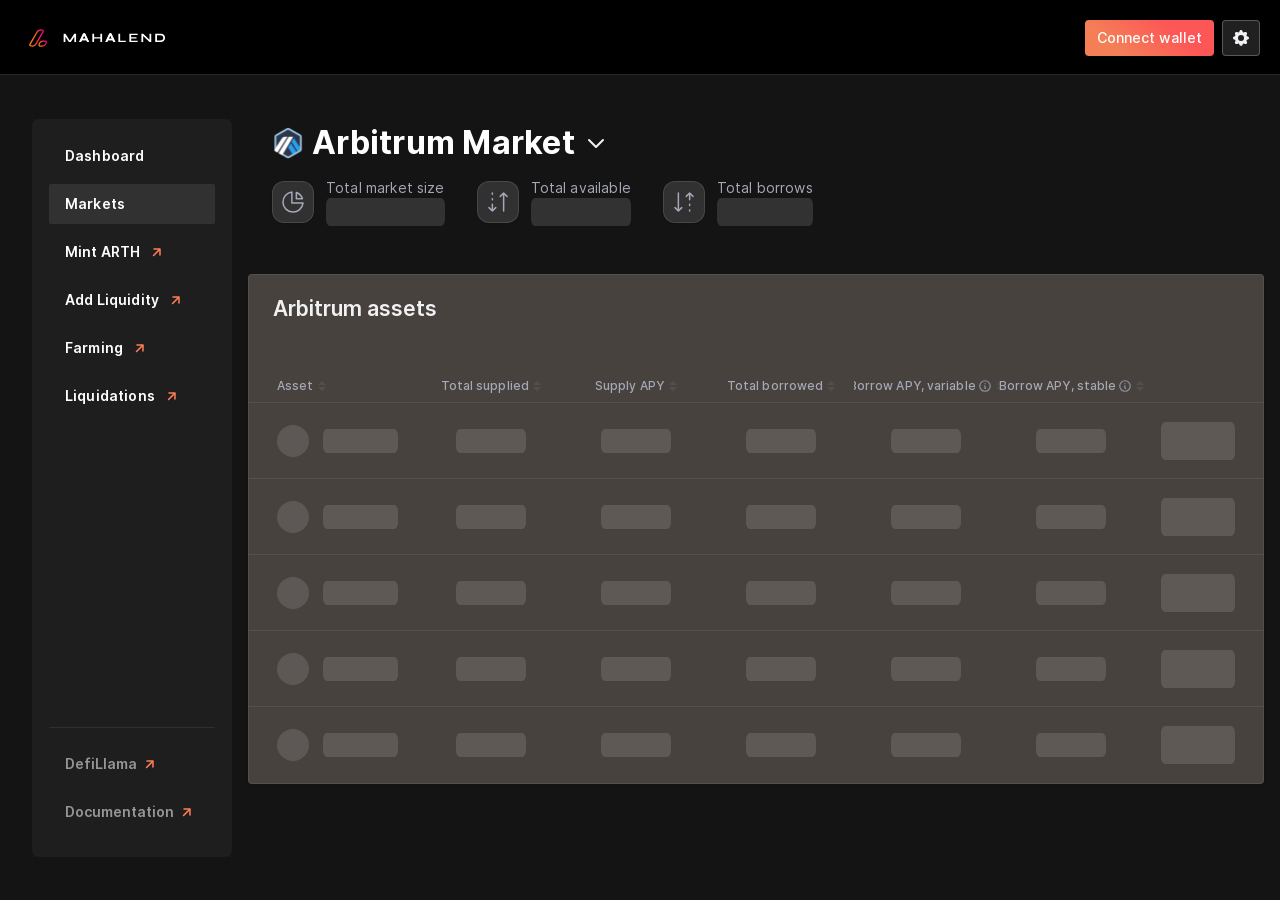
<file: markets/index.html>
<!DOCTYPE html><html lang="en"><head><meta charSet="utf-8"/><meta name="viewport" content="initial-scale=1, width=device-width"/><title>Mahalend - Mahalend | Powered By MahaDAO</title><meta name="description" content="ARTH is an algorithmic stablecoin that offers protection against inflation &amp; never erodes in value."/><meta property="og:title" content="Mahalend - Mahalend | Powered By MahaDAO"/><meta property="og:description" content="ARTH is an algorithmic stablecoin that offers protection against inflation &amp; never erodes in value."/><meta property="og:image" content="/_next/static/media/mahalendLogo.0e6e3e0b.png"/><meta name="twitter:image" content="/_next/static/media/mahalendLogo.0e6e3e0b.png"/><meta name="twitter:image:alt" content="mahalend image"/><meta name="twitter:site" content="@mahalend"/><meta property="twitter:card" content="summary_large_image"/><meta name="twitter:title" content="Mahalend | Powered By MahaDAO"/><meta name="twitter:description" content="ARTH is an algorithmic stablecoin that offers protection against inflation &amp; never erodes in value."/><meta name="keywords" content="Decentralized Finance, DeFi, lending, borrowing, stablecoins, Ethereum, assets, erc-20, smart contracts, open finance, trustless"/><meta name="next-head-count" content="14"/><meta name="theme-color" content="#00244D"/><link rel="shortcut icon" href="/favicon.ico"/><link rel="manifest" href="/manifest.json"/><style data-emotion="css-global 0"></style><style data-emotion="css-global 13d8jqe">html{-webkit-font-smoothing:antialiased;-moz-osx-font-smoothing:grayscale;box-sizing:border-box;-webkit-text-size-adjust:100%;}*,*::before,*::after{box-sizing:inherit;}strong,b{font-weight:700;}body{margin:0;color:#F1F1F3;background-color:#151414;}@media print{body{background-color:#fff;}}body::backdrop{background-color:#151414;}body{font-family:Inter,Arial;font-weight:400;font-size:0.875rem;min-width:375px;}body >div:first-of-type{min-height:100vh;display:-webkit-box;display:-webkit-flex;display:-ms-flexbox;display:flex;-webkit-flex-direction:column;-ms-flex-direction:column;flex-direction:column;}</style><style data-emotion="css-global 1prfaxn">@-webkit-keyframes mui-auto-fill{from{display:block;}}@keyframes mui-auto-fill{from{display:block;}}@-webkit-keyframes mui-auto-fill-cancel{from{display:block;}}@keyframes mui-auto-fill-cancel{from{display:block;}}</style><style data-emotion="css-global animation-c7515d">@-webkit-keyframes animation-c7515d{0%{opacity:1;}50%{opacity:0.4;}100%{opacity:1;}}@keyframes animation-c7515d{0%{opacity:1;}50%{opacity:0.4;}100%{opacity:1;}}</style><style data-emotion="css 1knoxz1 1q6fsju 5hicrt i9gxme 1x2ig0y 1me2gch 128l3m0 q5q60p 1100lx1 17fo2je gjdclq tjvesx 5rpyx5 fv3lde 1rr4qq7 fmj40q n3eta2 nkvznt 1czjwln 1bnrc0w 1s2gcw8 1g9eb0u 1t0b3c3 70qvj9 1slt5fp vc54u4 1jz7z4v 1k3x8v3 3wkjyw nqlg3w hdw1oc k7vncv ltjh6b bi16t4 j7qwjs 18biwo 1fzsl0k 19msauk btozky p24x14 s58xud 1cxnm3q 2jgulx 1m26qky 13o7eu2 1ungoxu 1yo7f7d 18phtf6 14dkifd 1hf8ilx 1ojixww lxgcw1 my2x37 ulme3a 1osfq0k jmow5f 16fx08g 1d20z32 10fhpjj 1h4si8e 2eei1g hiec0z">.css-1knoxz1{height:75px;position:-webkit-sticky;position:sticky;top:0;-webkit-transition:top 300ms cubic-bezier(0.4, 0, 0.2, 1) 0ms;transition:top 300ms cubic-bezier(0.4, 0, 0.2, 1) 0ms;z-index:1100;background-color:#000000;display:-webkit-box;display:-webkit-flex;display:-ms-flexbox;display:flex;-webkit-align-items:center;-webkit-box-align:center;-ms-flex-align:center;align-items:center;-webkit-flex-direction:space-between;-ms-flex-direction:space-between;flex-direction:space-between;box-shadow:inset 0px -1px 0px rgba(242, 243, 247, 0.16);}@media (min-width:0px){.css-1knoxz1{padding:8px 8px 8px 20px;}}@media (min-width:640px){.css-1knoxz1{padding:8px 20px;}}.css-1q6fsju{margin:0;font-family:Inter,Arial;font-weight:400;letter-spacing:0.009375rem;line-height:143%;font-size:0.875rem;color:#EAEBEF;-webkit-text-decoration:none;text-decoration:none;line-height:0;margin-right:12px;-webkit-transition:0.3s ease all;transition:0.3s ease all;line-height:0;margin-right:12px;-webkit-transition:0.3s ease all;transition:0.3s ease all;}.css-1q6fsju:hover{opacity:0.7;}.css-1q6fsju:hover{opacity:0.7;}.css-5hicrt{margin-right:12px;}.css-i9gxme{-webkit-box-flex:1;-webkit-flex-grow:1;-ms-flex-positive:1;flex-grow:1;}.css-1x2ig0y{display:-webkit-inline-box;display:-webkit-inline-flex;display:-ms-inline-flexbox;display:inline-flex;-webkit-align-items:center;-webkit-box-align:center;-ms-flex-align:center;align-items:center;-webkit-box-pack:center;-ms-flex-pack:center;-webkit-justify-content:center;justify-content:center;position:relative;box-sizing:border-box;-webkit-tap-highlight-color:transparent;background-color:transparent;outline:0;border:0;margin:0;border-radius:0;padding:0;cursor:pointer;-webkit-user-select:none;-moz-user-select:none;-ms-user-select:none;user-select:none;vertical-align:middle;-moz-appearance:none;-webkit-appearance:none;-webkit-text-decoration:none;text-decoration:none;color:inherit;min-width:64px;padding:6px 16px;border-radius:4px;-webkit-transition:background-color 250ms cubic-bezier(0.4, 0, 0.2, 1) 0ms,box-shadow 250ms cubic-bezier(0.4, 0, 0.2, 1) 0ms,border-color 250ms cubic-bezier(0.4, 0, 0.2, 1) 0ms,color 250ms cubic-bezier(0.4, 0, 0.2, 1) 0ms;transition:background-color 250ms cubic-bezier(0.4, 0, 0.2, 1) 0ms,box-shadow 250ms cubic-bezier(0.4, 0, 0.2, 1) 0ms,border-color 250ms cubic-bezier(0.4, 0, 0.2, 1) 0ms,color 250ms cubic-bezier(0.4, 0, 0.2, 1) 0ms;box-shadow:none;border-radius:4px;font-family:Inter,Arial;font-weight:500;line-height:1.5rem;font-size:0.875rem;padding:6px 12px;color:#fff;background:linear-gradient(38.44deg, #F47F57 23.51%, #FD5656 69.95%);-webkit-transition:all 0.2s ease;transition:all 0.2s ease;}.css-1x2ig0y::-moz-focus-inner{border-style:none;}.css-1x2ig0y.Mui-disabled{pointer-events:none;cursor:default;}@media print{.css-1x2ig0y{-webkit-print-color-adjust:exact;color-adjust:exact;}}.css-1x2ig0y:hover{-webkit-text-decoration:none;text-decoration:none;background-color:rgba(241, 241, 243, 0.08);}@media (hover: none){.css-1x2ig0y:hover{background-color:transparent;}}.css-1x2ig0y.Mui-disabled{color:#EBEBEF4D;}.css-1x2ig0y:hover{box-shadow:none;}.css-1x2ig0y.Mui-focusVisible{box-shadow:none;}.css-1x2ig0y:active{box-shadow:none;}.css-1x2ig0y.Mui-disabled{box-shadow:none;}.css-1x2ig0y:hover,.css-1x2ig0y.Mui-focusVisible{background:linear-gradient(38.44deg, #F47F57 23.51%, #FD5656 69.95%);opacity:0.9;}.css-1x2ig0y:disabled{background:#FFFFFF19;cursor:not-allowed;}@media (min-width:0px){.css-1me2gch{display:none;}}@media (min-width:960px){.css-1me2gch{display:block;}}.css-128l3m0{display:-webkit-inline-box;display:-webkit-inline-flex;display:-ms-inline-flexbox;display:inline-flex;-webkit-align-items:center;-webkit-box-align:center;-ms-flex-align:center;align-items:center;-webkit-box-pack:center;-ms-flex-pack:center;-webkit-justify-content:center;justify-content:center;position:relative;box-sizing:border-box;-webkit-tap-highlight-color:transparent;background-color:transparent;outline:0;border:0;margin:0;border-radius:0;padding:0;cursor:pointer;-webkit-user-select:none;-moz-user-select:none;-ms-user-select:none;user-select:none;vertical-align:middle;-moz-appearance:none;-webkit-appearance:none;-webkit-text-decoration:none;text-decoration:none;color:inherit;min-width:64px;padding:6px 16px;border-radius:4px;-webkit-transition:background-color 250ms cubic-bezier(0.4, 0, 0.2, 1) 0ms,box-shadow 250ms cubic-bezier(0.4, 0, 0.2, 1) 0ms,border-color 250ms cubic-bezier(0.4, 0, 0.2, 1) 0ms,color 250ms cubic-bezier(0.4, 0, 0.2, 1) 0ms;transition:background-color 250ms cubic-bezier(0.4, 0, 0.2, 1) 0ms,box-shadow 250ms cubic-bezier(0.4, 0, 0.2, 1) 0ms,border-color 250ms cubic-bezier(0.4, 0, 0.2, 1) 0ms,color 250ms cubic-bezier(0.4, 0, 0.2, 1) 0ms;box-shadow:none;border-radius:4px;font-family:Inter,Arial;font-weight:500;line-height:1.5rem;font-size:0.875rem;padding:6px 12px;color:#fff;border:1px solid;border-color:#FFFFFF40;background-color:#FFFFFF20;padding:7px 8px;min-width:unset;margin-left:8px;}.css-128l3m0::-moz-focus-inner{border-style:none;}.css-128l3m0.Mui-disabled{pointer-events:none;cursor:default;}@media print{.css-128l3m0{-webkit-print-color-adjust:exact;color-adjust:exact;}}.css-128l3m0:hover{-webkit-text-decoration:none;text-decoration:none;background-color:rgba(241, 241, 243, 0.08);}@media (hover: none){.css-128l3m0:hover{background-color:transparent;}}.css-128l3m0.Mui-disabled{color:#EBEBEF4D;}.css-128l3m0:hover{box-shadow:none;}.css-128l3m0.Mui-focusVisible{box-shadow:none;}.css-128l3m0:active{box-shadow:none;}.css-128l3m0.Mui-disabled{box-shadow:none;}.css-128l3m0:hover,.css-128l3m0.Mui-focusVisible{background-color:#000000;}.css-q5q60p{-webkit-user-select:none;-moz-user-select:none;-ms-user-select:none;user-select:none;width:1em;height:1em;display:inline-block;fill:currentColor;-webkit-flex-shrink:0;-ms-flex-negative:0;flex-shrink:0;-webkit-transition:fill 200ms cubic-bezier(0.4, 0, 0.2, 1) 0ms;transition:fill 200ms cubic-bezier(0.4, 0, 0.2, 1) 0ms;font-size:1.25rem;color:#F1F1F3;}@media (min-width:0px){.css-1100lx1{display:-webkit-box;display:-webkit-flex;display:-ms-flexbox;display:flex;}}@media (min-width:960px){.css-1100lx1{display:none;}}.css-17fo2je{display:-webkit-box;display:-webkit-flex;display:-ms-flexbox;display:flex;-webkit-flex-direction:row;-ms-flex-direction:row;flex-direction:row;-webkit-flex:1;-ms-flex:1;flex:1;}.css-gjdclq{margin:0;font-family:Inter,Arial;font-weight:400;letter-spacing:0.009375rem;line-height:143%;font-size:0.875rem;color:#EAEBEF;-webkit-text-decoration:none;text-decoration:none;display:-webkit-inline-box;display:-webkit-inline-flex;display:-ms-inline-flexbox;display:inline-flex;-webkit-align-items:center;-webkit-box-align:center;-ms-flex-align:center;align-items:center;-webkit-box-pack:center;-ms-flex-pack:center;-webkit-justify-content:center;justify-content:center;position:relative;box-sizing:border-box;-webkit-tap-highlight-color:transparent;background-color:transparent;outline:0;border:0;margin:0;border-radius:0;padding:0;cursor:pointer;-webkit-user-select:none;-moz-user-select:none;-ms-user-select:none;user-select:none;vertical-align:middle;-moz-appearance:none;-webkit-appearance:none;-webkit-text-decoration:none;text-decoration:none;color:inherit;min-width:64px;padding:6px 8px;border-radius:4px;-webkit-transition:background-color 250ms cubic-bezier(0.4, 0, 0.2, 1) 0ms,box-shadow 250ms cubic-bezier(0.4, 0, 0.2, 1) 0ms,border-color 250ms cubic-bezier(0.4, 0, 0.2, 1) 0ms,color 250ms cubic-bezier(0.4, 0, 0.2, 1) 0ms;transition:background-color 250ms cubic-bezier(0.4, 0, 0.2, 1) 0ms,box-shadow 250ms cubic-bezier(0.4, 0, 0.2, 1) 0ms,border-color 250ms cubic-bezier(0.4, 0, 0.2, 1) 0ms,color 250ms cubic-bezier(0.4, 0, 0.2, 1) 0ms;color:#EAEBEF;box-shadow:none;border-radius:4px;font-family:Inter,Arial;font-weight:500;line-height:1.5rem;font-size:0.875rem;padding:6px 12px;color:#FFFFFF;width:100%;-webkit-box-pack:start;-ms-flex-pack:start;-webkit-justify-content:flex-start;justify-content:flex-start;border-radius:2px;padding:8px 16px;font-weight:600;margin-bottom:8px;position:relative;}.css-gjdclq::-moz-focus-inner{border-style:none;}.css-gjdclq.Mui-disabled{pointer-events:none;cursor:default;}@media print{.css-gjdclq{-webkit-print-color-adjust:exact;color-adjust:exact;}}.css-gjdclq:hover{-webkit-text-decoration:none;text-decoration:none;background-color:rgba(234, 235, 239, 0.08);}@media (hover: none){.css-gjdclq:hover{background-color:transparent;}}.css-gjdclq.Mui-disabled{color:#EBEBEF4D;}.css-gjdclq:hover{box-shadow:none;}.css-gjdclq.Mui-focusVisible{box-shadow:none;}.css-gjdclq:active{box-shadow:none;}.css-gjdclq.Mui-disabled{box-shadow:none;}.active.css-gjdclq:after,.css-gjdclq:hover.css-gjdclq:after{color:white;-webkit-transform:scaleX(1);-moz-transform:scaleX(1);-ms-transform:scaleX(1);transform:scaleX(1);transform-origin:bottom left;}.css-gjdclq:after{color:white;content:'';position:absolute;width:100%;-webkit-transform:scaleX(0);-moz-transform:scaleX(0);-ms-transform:scaleX(0);transform:scaleX(0);height:100%;border-radius:2px;top:0px;left:0;background:#FFFFFF16;transform-origin:bottom right;-webkit-transition:-webkit-transform 0.25s ease-out;transition:transform 0.25s ease-out;}.css-tjvesx{margin:0;font-family:Inter,Arial;font-weight:400;letter-spacing:0.009375rem;line-height:143%;font-size:0.875rem;color:#EAEBEF;-webkit-text-decoration:none;text-decoration:none;display:-webkit-inline-box;display:-webkit-inline-flex;display:-ms-inline-flexbox;display:inline-flex;-webkit-align-items:center;-webkit-box-align:center;-ms-flex-align:center;align-items:center;-webkit-box-pack:center;-ms-flex-pack:center;-webkit-justify-content:center;justify-content:center;position:relative;box-sizing:border-box;-webkit-tap-highlight-color:transparent;background-color:transparent;outline:0;border:0;margin:0;border-radius:0;padding:0;cursor:pointer;-webkit-user-select:none;-moz-user-select:none;-ms-user-select:none;user-select:none;vertical-align:middle;-moz-appearance:none;-webkit-appearance:none;-webkit-text-decoration:none;text-decoration:none;color:inherit;min-width:64px;padding:6px 8px;border-radius:4px;-webkit-transition:background-color 250ms cubic-bezier(0.4, 0, 0.2, 1) 0ms,box-shadow 250ms cubic-bezier(0.4, 0, 0.2, 1) 0ms,border-color 250ms cubic-bezier(0.4, 0, 0.2, 1) 0ms,color 250ms cubic-bezier(0.4, 0, 0.2, 1) 0ms;transition:background-color 250ms cubic-bezier(0.4, 0, 0.2, 1) 0ms,box-shadow 250ms cubic-bezier(0.4, 0, 0.2, 1) 0ms,border-color 250ms cubic-bezier(0.4, 0, 0.2, 1) 0ms,color 250ms cubic-bezier(0.4, 0, 0.2, 1) 0ms;color:#EAEBEF;box-shadow:none;border-radius:4px;font-family:Inter,Arial;font-weight:500;line-height:1.5rem;font-size:0.875rem;padding:6px 12px;color:#FFFFFF;width:100%;-webkit-box-pack:start;-ms-flex-pack:start;-webkit-justify-content:flex-start;justify-content:flex-start;border-radius:2px;padding:8px 16px;font-weight:600;margin-bottom:8px;position:relative;}.css-tjvesx::-moz-focus-inner{border-style:none;}.css-tjvesx.Mui-disabled{pointer-events:none;cursor:default;}@media print{.css-tjvesx{-webkit-print-color-adjust:exact;color-adjust:exact;}}.css-tjvesx:hover{-webkit-text-decoration:none;text-decoration:none;background-color:rgba(234, 235, 239, 0.08);}@media (hover: none){.css-tjvesx:hover{background-color:transparent;}}.css-tjvesx.Mui-disabled{color:#EBEBEF4D;}.css-tjvesx:hover{box-shadow:none;}.css-tjvesx.Mui-focusVisible{box-shadow:none;}.css-tjvesx:active{box-shadow:none;}.css-tjvesx.Mui-disabled{box-shadow:none;}.active.css-tjvesx:after,.css-tjvesx:hover.css-tjvesx:after{color:white;-webkit-transform:scaleX(1);-moz-transform:scaleX(1);-ms-transform:scaleX(1);transform:scaleX(1);transform-origin:bottom left;}.css-tjvesx:after{color:white;content:'';position:absolute;width:100%;-webkit-transform:scaleX(0);-moz-transform:scaleX(0);-ms-transform:scaleX(0);transform:scaleX(0);height:100%;border-radius:2px;top:0px;left:0;background:#FFFFFF16;transform-origin:bottom right;-webkit-transition:-webkit-transform 0.25s ease-out;transition:transform 0.25s ease-out;}.css-5rpyx5{margin-left:4px;width:24px;height:24px;}.css-fv3lde{-webkit-align-items:center;-webkit-box-align:center;-ms-flex-align:center;align-items:center;display:-webkit-box;display:-webkit-flex;display:-ms-flexbox;display:flex;}.css-1rr4qq7{-webkit-flex:1;-ms-flex:1;flex:1;}.css-fmj40q{background-color:#151414;color:#F1F1F3;}@media (min-width:0px){.css-fmj40q{padding-top:40px;padding-bottom:72px;}}@media (min-width:960px){.css-fmj40q{padding-top:48px;padding-bottom:80px;}}@media (min-width:1280px){.css-fmj40q{padding-bottom:94px;}}@media (min-width:1440px){.css-fmj40q{padding-bottom:92px;}}@media (min-width:1800px){.css-fmj40q{padding-bottom:96px;}}.css-n3eta2{width:100%;margin-left:auto;box-sizing:border-box;margin-right:auto;display:block;padding-left:8px;padding-right:8px;display:-webkit-box;display:-webkit-flex;display:-ms-flexbox;display:flex;-webkit-flex-direction:column;-ms-flex-direction:column;flex-direction:column;-webkit-flex:1;-ms-flex:1;flex:1;padding-bottom:39px;padding-bottom:0px;}@media (min-width:760px){.css-n3eta2{padding-left:12px;padding-right:12px;}}@media (min-width:1280px){.css-n3eta2{max-width:1280px;}}@media (min-width:0px){.css-n3eta2{padding-left:8px;padding-right:8px;}}@media (min-width:640px){.css-n3eta2{padding-left:20px;padding-right:20px;}}@media (min-width:760px){.css-n3eta2{padding-left:48px;padding-right:48px;}}@media (min-width:960px){.css-n3eta2{padding-left:96px;padding-right:96px;}}@media (min-width:1280px){.css-n3eta2{padding-left:16px;padding-right:16px;}}@media (min-width:1440px){.css-n3eta2{max-width:unset;padding-left:16px;padding-right:16px;}}@media (min-width:1800px){.css-n3eta2{padding-left:0;padding-right:0;max-width:1440px;}}@media (min-width:0px){.css-nkvznt{padding-left:16px;padding-right:16px;}}@media (min-width:640px){.css-nkvznt{padding-left:24px;padding-right:24px;}}.css-1czjwln{display:-webkit-box;display:-webkit-flex;display:-ms-flexbox;display:flex;margin-bottom:16px;}@media (min-width:0px){.css-1czjwln{-webkit-align-items:flex-start;-webkit-box-align:flex-start;-ms-flex-align:flex-start;align-items:flex-start;-webkit-flex-direction:column;-ms-flex-direction:column;flex-direction:column;}}@media (min-width:640px){.css-1czjwln{-webkit-align-items:center;-webkit-box-align:center;-ms-flex-align:center;align-items:center;-webkit-flex-direction:row;-ms-flex-direction:row;flex-direction:row;}}.css-1bnrc0w{display:-webkit-box;display:-webkit-flex;display:-ms-flexbox;display:flex;-webkit-align-items:flex-start;-webkit-box-align:flex-start;-ms-flex-align:flex-start;align-items:flex-start;margin-bottom:0px;}.css-1s2gcw8{display:-webkit-inline-box;display:-webkit-inline-flex;display:-ms-inline-flexbox;display:inline-flex;-webkit-flex-direction:column;-ms-flex-direction:column;flex-direction:column;position:relative;min-width:0;padding:0;margin:0;border:0;vertical-align:top;margin-right:8px;}.css-1s2gcw8 .MuiOutlinedInput-notchedOutline{border:none;}.css-1g9eb0u{color:#F1F1F3;line-height:1.4375em;box-sizing:border-box;position:relative;cursor:text;display:-webkit-inline-box;display:-webkit-inline-flex;display:-ms-inline-flexbox;display:inline-flex;-webkit-align-items:center;-webkit-box-align:center;-ms-flex-align:center;align-items:center;position:relative;border-radius:4px;border-radius:6px;border-color:#EBEBEF14;}.css-1g9eb0u.Mui-disabled{color:#62677B;cursor:default;}.css-1g9eb0u.MarketSwitcher__select .MuiSelect-outlined{padding:0px;background-color:transparent!important;}.css-1g9eb0u .MuiSelect-icon{color:#F1F1F3;}.css-1g9eb0u:hover .MuiOutlinedInput-notchedOutline{border-color:#F1F1F3;}@media (hover: none){.css-1g9eb0u:hover .MuiOutlinedInput-notchedOutline{border-color:rgba(255, 255, 255, 0.23);}}.css-1g9eb0u.Mui-focused .MuiOutlinedInput-notchedOutline{border-color:#EAEBEF;border-width:2px;}.css-1g9eb0u.Mui-error .MuiOutlinedInput-notchedOutline{border-color:#F44336;}.css-1g9eb0u.Mui-disabled .MuiOutlinedInput-notchedOutline{border-color:#EBEBEF4D;}.css-1g9eb0u:hover .MuiOutlinedInput-notchedOutline{border-color:#CBCDD8;}.css-1g9eb0u.Mui-focused .MuiOutlinedInput-notchedOutline{border-color:#CBCDD8;}.css-1g9eb0u.MarketSwitcher__select .MuiSelect-outlined{padding:0px;background-color:transparent!important;}.css-1g9eb0u .MuiSelect-icon{color:#F1F1F3;}.css-1t0b3c3{-moz-appearance:none;-webkit-appearance:none;-webkit-user-select:none;-moz-user-select:none;-ms-user-select:none;user-select:none;border-radius:4px;cursor:pointer;font:inherit;letter-spacing:inherit;color:currentColor;padding:4px 0 5px;border:0;box-sizing:content-box;background:none;height:1.4375em;margin:0;-webkit-tap-highlight-color:transparent;display:block;min-width:0;width:100%;-webkit-animation-name:mui-auto-fill-cancel;animation-name:mui-auto-fill-cancel;-webkit-animation-duration:10ms;animation-duration:10ms;padding:16.5px 14px;}.css-1t0b3c3:focus{border-radius:4px;}.css-1t0b3c3::-ms-expand{display:none;}.css-1t0b3c3.Mui-disabled{cursor:default;}.css-1t0b3c3[multiple]{height:auto;}.css-1t0b3c3:not([multiple]) option,.css-1t0b3c3:not([multiple]) optgroup{background-color:#48423e;}.css-1t0b3c3.css-1t0b3c3.css-1t0b3c3{padding-right:32px;}.css-1t0b3c3.MuiSelect-select{height:auto;min-height:1.4375em;text-overflow:ellipsis;white-space:nowrap;overflow:hidden;}.css-1t0b3c3.MuiSelect-select{background-color:#48423e;font-family:Inter,Arial;font-weight:500;line-height:1.5rem;font-size:0.875rem;padding:6px 12px;color:#F1F1F3;}.css-1t0b3c3::-webkit-input-placeholder{color:currentColor;opacity:0.5;-webkit-transition:opacity 200ms cubic-bezier(0.4, 0, 0.2, 1) 0ms;transition:opacity 200ms cubic-bezier(0.4, 0, 0.2, 1) 0ms;}.css-1t0b3c3::-moz-placeholder{color:currentColor;opacity:0.5;-webkit-transition:opacity 200ms cubic-bezier(0.4, 0, 0.2, 1) 0ms;transition:opacity 200ms cubic-bezier(0.4, 0, 0.2, 1) 0ms;}.css-1t0b3c3:-ms-input-placeholder{color:currentColor;opacity:0.5;-webkit-transition:opacity 200ms cubic-bezier(0.4, 0, 0.2, 1) 0ms;transition:opacity 200ms cubic-bezier(0.4, 0, 0.2, 1) 0ms;}.css-1t0b3c3::-ms-input-placeholder{color:currentColor;opacity:0.5;-webkit-transition:opacity 200ms cubic-bezier(0.4, 0, 0.2, 1) 0ms;transition:opacity 200ms cubic-bezier(0.4, 0, 0.2, 1) 0ms;}.css-1t0b3c3:focus{outline:0;}.css-1t0b3c3:invalid{box-shadow:none;}.css-1t0b3c3::-webkit-search-decoration{-webkit-appearance:none;}label[data-shrink=false]+.MuiInputBase-formControl .css-1t0b3c3::-webkit-input-placeholder{opacity:0!important;}label[data-shrink=false]+.MuiInputBase-formControl .css-1t0b3c3::-moz-placeholder{opacity:0!important;}label[data-shrink=false]+.MuiInputBase-formControl .css-1t0b3c3:-ms-input-placeholder{opacity:0!important;}label[data-shrink=false]+.MuiInputBase-formControl .css-1t0b3c3::-ms-input-placeholder{opacity:0!important;}label[data-shrink=false]+.MuiInputBase-formControl .css-1t0b3c3:focus::-webkit-input-placeholder{opacity:0.5;}label[data-shrink=false]+.MuiInputBase-formControl .css-1t0b3c3:focus::-moz-placeholder{opacity:0.5;}label[data-shrink=false]+.MuiInputBase-formControl .css-1t0b3c3:focus:-ms-input-placeholder{opacity:0.5;}label[data-shrink=false]+.MuiInputBase-formControl .css-1t0b3c3:focus::-ms-input-placeholder{opacity:0.5;}.css-1t0b3c3.Mui-disabled{opacity:1;-webkit-text-fill-color:#62677B;}.css-1t0b3c3:-webkit-autofill{-webkit-animation-duration:5000s;animation-duration:5000s;-webkit-animation-name:mui-auto-fill;animation-name:mui-auto-fill;}.css-1t0b3c3:-webkit-autofill{-webkit-box-shadow:0 0 0 100px #266798 inset;-webkit-text-fill-color:#fff;caret-color:#fff;border-radius:inherit;}.css-70qvj9{display:-webkit-box;display:-webkit-flex;display:-ms-flexbox;display:flex;-webkit-align-items:center;-webkit-box-align:center;-ms-flex-align:center;align-items:center;}.css-1slt5fp{margin-right:8px;width:28px;height:28px;position:relative;}.css-vc54u4{margin-right:4px;display:-webkit-inline-box;display:-webkit-inline-flex;display:-ms-inline-flexbox;display:inline-flex;-webkit-align-items:flex-start;-webkit-box-align:flex-start;-ms-flex-align:flex-start;align-items:flex-start;}.css-1jz7z4v{margin:0;font-family:Inter,Arial;font-weight:700;letter-spacing:0.015625rem;line-height:123.5%;font-size:1.75rem;color:#fff;margin-right:4px;}.css-1k3x8v3{bottom:0;left:0;position:absolute;opacity:0;pointer-events:none;width:100%;box-sizing:border-box;}.css-3wkjyw{-webkit-user-select:none;-moz-user-select:none;-ms-user-select:none;user-select:none;width:1em;height:1em;display:inline-block;fill:currentColor;-webkit-flex-shrink:0;-ms-flex-negative:0;flex-shrink:0;-webkit-transition:fill 200ms cubic-bezier(0.4, 0, 0.2, 1) 0ms;transition:fill 200ms cubic-bezier(0.4, 0, 0.2, 1) 0ms;font-size:1.5rem;position:absolute;right:7px;top:calc(50% - .5em);pointer-events:none;color:#EBEBEF8F;}.css-3wkjyw.Mui-disabled{color:#EBEBEF4D;}.css-nqlg3w{text-align:left;position:absolute;bottom:0;right:0;top:-5px;left:0;margin:0;padding:0 8px;pointer-events:none;border-radius:inherit;border-style:solid;border-width:1px;overflow:hidden;min-width:0%;border-color:rgba(255, 255, 255, 0.23);}.css-hdw1oc{float:unset;overflow:hidden;padding:0;line-height:11px;-webkit-transition:width 150ms cubic-bezier(0.0, 0, 0.2, 1) 0ms;transition:width 150ms cubic-bezier(0.0, 0, 0.2, 1) 0ms;}.css-k7vncv{display:-webkit-box;display:-webkit-flex;display:-ms-flexbox;display:flex;-webkit-align-items:flex-start;-webkit-box-align:flex-start;-ms-flex-align:flex-start;align-items:flex-start;-webkit-box-flex-wrap:wrap;-webkit-flex-wrap:wrap;-ms-flex-wrap:wrap;flex-wrap:wrap;width:100%;}@media (min-width:0px){.css-k7vncv{gap:12px;}}@media (min-width:640px){.css-k7vncv{gap:32px;}}.css-ltjh6b{display:-webkit-box;display:-webkit-flex;display:-ms-flexbox;display:flex;-webkit-align-items:center;-webkit-box-align:center;-ms-flex-align:center;align-items:center;}@media (min-width:0px){.css-ltjh6b{width:calc(50% - 12px);}}@media (min-width:640px){.css-ltjh6b{width:unset;}}.css-bi16t4{-webkit-align-items:center;-webkit-box-align:center;-ms-flex-align:center;align-items:center;-webkit-box-pack:center;-ms-flex-pack:center;-webkit-justify-content:center;justify-content:center;border:1px solid #EBEBED1F;border-radius:12px;background-color:#FFFFFF20;box-shadow:0px 2px 1px rgba(0, 0, 0, 0.05),0px 0px 1px rgba(0, 0, 0, 0.25);width:42px;height:42px;margin-right:12px;}@media (min-width:0px){.css-bi16t4{display:none;}}@media (min-width:960px){.css-bi16t4{display:-webkit-box;display:-webkit-flex;display:-ms-flexbox;display:flex;}}.css-j7qwjs{display:-webkit-box;display:-webkit-flex;display:-ms-flexbox;display:flex;-webkit-flex-direction:column;-ms-flex-direction:column;flex-direction:column;}.css-18biwo{display:-webkit-inline-box;display:-webkit-inline-flex;display:-ms-inline-flexbox;display:inline-flex;-webkit-align-items:center;-webkit-box-align:center;-ms-flex-align:center;align-items:center;}.css-1fzsl0k{margin:0;font-family:Inter,Arial;font-weight:400;letter-spacing:0.009375rem;line-height:1rem;font-size:0.75rem;color:#A5A8B6;}.css-19msauk{display:block;background-color:rgba(241, 241, 243, 0.13);height:auto;margin-top:0;margin-bottom:0;transform-origin:0 55%;-webkit-transform:scale(1, 0.60);-moz-transform:scale(1, 0.60);-ms-transform:scale(1, 0.60);transform:scale(1, 0.60);border-radius:4px/6.7px;-webkit-animation:animation-c7515d 1.5s ease-in-out 0.5s infinite;animation:animation-c7515d 1.5s ease-in-out 0.5s infinite;-webkit-transform:unset;-moz-transform:unset;-ms-transform:unset;transform:unset;background:#FFFFFF20;}.css-19msauk:empty:before{content:"\00a0";}.css-btozky{display:-webkit-box;display:-webkit-flex;display:-ms-flexbox;display:flex;-webkit-flex-direction:column;-ms-flex-direction:column;flex-direction:column;-webkit-flex:1;-ms-flex:1;flex:1;}@media (min-width:0px){.css-btozky{margin-top:-32px;}}@media (min-width:1280px){.css-btozky{margin-top:-46px;}}@media (min-width:1440px){.css-btozky{margin-top:-44px;}}@media (min-width:1800px){.css-btozky{margin-top:-48px;}}.css-p24x14{width:100%;margin-left:auto;box-sizing:border-box;margin-right:auto;display:block;padding-left:8px;padding-right:8px;display:-webkit-box;display:-webkit-flex;display:-ms-flexbox;display:flex;-webkit-flex-direction:column;-ms-flex-direction:column;flex-direction:column;-webkit-flex:1;-ms-flex:1;flex:1;padding-bottom:39px;}@media (min-width:760px){.css-p24x14{padding-left:12px;padding-right:12px;}}@media (min-width:1280px){.css-p24x14{max-width:1280px;}}@media (min-width:0px){.css-p24x14{padding-left:8px;padding-right:8px;}}@media (min-width:640px){.css-p24x14{padding-left:20px;padding-right:20px;}}@media (min-width:760px){.css-p24x14{padding-left:48px;padding-right:48px;}}@media (min-width:960px){.css-p24x14{padding-left:96px;padding-right:96px;}}@media (min-width:1280px){.css-p24x14{padding-left:16px;padding-right:16px;}}@media (min-width:1440px){.css-p24x14{max-width:unset;padding-left:16px;padding-right:16px;}}@media (min-width:1800px){.css-p24x14{padding-left:0;padding-right:0;max-width:1440px;}}.css-s58xud{background-color:#48423e;color:#F1F1F3;-webkit-transition:box-shadow 300ms cubic-bezier(0.4, 0, 0.2, 1) 0ms;transition:box-shadow 300ms cubic-bezier(0.4, 0, 0.2, 1) 0ms;border-radius:4px;box-shadow:0px 2px 1px -1px rgba(0,0,0,0.2),0px 1px 1px 0px rgba(0,0,0,0.14),0px 1px 3px 0px rgba(0,0,0,0.12);background-image:linear-gradient(rgba(255, 255, 255, 0.05), rgba(255, 255, 255, 0.05));border-radius:4px;box-shadow:0px 2px 1px rgba(0, 0, 0, 0.05),0px 0px 1px rgba(0, 0, 0, 0.25);background-image:none;margin-top:0px;border:1px solid #EBEBEF14;}.css-1cxnm3q{display:-webkit-box;display:-webkit-flex;display:-ms-flexbox;display:flex;-webkit-align-items:center;-webkit-box-align:center;-ms-flex-align:center;align-items:center;-webkit-box-pack:justify;-webkit-justify-content:space-between;justify-content:space-between;margin-bottom:16px;}@media (min-width:0px){.css-1cxnm3q{padding-left:16px;padding-right:16px;padding-top:14px;padding-bottom:14px;}}@media (min-width:640px){.css-1cxnm3q{padding-left:24px;padding-right:24px;padding-top:16px;padding-bottom:16px;}}.css-2jgulx{display:-webkit-box;display:-webkit-flex;display:-ms-flexbox;display:flex;padding-top:3.6px;padding-bottom:3.6px;}@media (min-width:0px){.css-2jgulx{-webkit-align-items:flex-start;-webkit-box-align:flex-start;-ms-flex-align:flex-start;align-items:flex-start;-webkit-flex-direction:column;-ms-flex-direction:column;flex-direction:column;}}@media (min-width:640px){.css-2jgulx{-webkit-align-items:center;-webkit-box-align:center;-ms-flex-align:center;align-items:center;-webkit-flex-direction:row;-ms-flex-direction:row;flex-direction:row;}}.css-1m26qky{margin:0;font-family:Inter,Arial;font-weight:600;letter-spacing:unset;line-height:133.4%;font-size:1.3125rem;margin-right:16px;}.css-13o7eu2{display:block;}.css-1ungoxu{display:-webkit-box;display:-webkit-flex;display:-ms-flexbox;display:flex;-webkit-align-items:flex-end;-webkit-box-align:flex-end;-ms-flex-align:flex-end;align-items:flex-end;padding-left:24px;padding-right:24px;padding-top:16px;padding-bottom:4px;position:-webkit-sticky;position:sticky;top:0;z-index:100;background-color:#48423e;border-bottom:1px solid;border-color:#EBEBEF14;}.css-1yo7f7d{display:-webkit-box;display:-webkit-flex;display:-ms-flexbox;display:flex;-webkit-flex-direction:row;-ms-flex-direction:row;flex-direction:row;-webkit-align-items:center;-webkit-box-align:center;-ms-flex-align:center;align-items:center;-webkit-box-pack:start;-ms-flex-pack:start;-webkit-justify-content:flex-start;justify-content:flex-start;-webkit-flex:1;-ms-flex:1;flex:1;min-width:70px;max-width:280px;overflow:hidden;padding:4px;}.css-18phtf6{margin:0;font-family:Inter,Arial;font-weight:500;letter-spacing:0.00625rem;line-height:1rem;font-size:0.75rem;overflow:hidden;text-overflow:ellipsis;white-space:nowrap;color:#A5A8B6;cursor:pointer;display:-webkit-inline-box;display:-webkit-inline-flex;display:-ms-inline-flexbox;display:inline-flex;-webkit-align-items:center;-webkit-box-align:center;-ms-flex-align:center;align-items:center;}.css-14dkifd{display:-webkit-inline-box;display:-webkit-inline-flex;display:-ms-inline-flexbox;display:inline-flex;-webkit-flex-direction:column;-ms-flex-direction:column;flex-direction:column;margin-left:4px;}.css-1hf8ilx{width:0;height:0;border-style:solid;border-width:0 4px 4px 4px;border-color:transparent transparent #EBEBEF14 transparent;margin-bottom:2px;}.css-1ojixww{width:0;height:0;border-style:solid;border-width:4px 4px 0 4px;border-color:#EBEBEF14 transparent transparent transparent;}.css-lxgcw1{display:-webkit-box;display:-webkit-flex;display:-ms-flexbox;display:flex;-webkit-flex-direction:column;-ms-flex-direction:column;flex-direction:column;-webkit-align-items:center;-webkit-box-align:center;-ms-flex-align:center;align-items:center;-webkit-box-pack:end;-ms-flex-pack:end;-webkit-justify-content:flex-end;justify-content:flex-end;-webkit-flex:1;-ms-flex:1;flex:1;min-width:70px;overflow:hidden;padding:4px;}.css-my2x37{margin:0;font-family:Inter,Arial;font-weight:500;letter-spacing:0.00625rem;line-height:1rem;font-size:0.75rem;}.css-ulme3a{display:-webkit-inline-box;display:-webkit-inline-flex;display:-ms-inline-flexbox;display:inline-flex;cursor:pointer;-webkit-transition:all 0.2s ease;transition:all 0.2s ease;}.css-ulme3a:hover{opacity:0.5;}.css-1osfq0k{display:-webkit-inline-box;display:-webkit-inline-flex;display:-ms-inline-flexbox;display:inline-flex;-webkit-align-items:center;-webkit-box-align:center;-ms-flex-align:center;align-items:center;-webkit-box-pack:center;-ms-flex-pack:center;-webkit-justify-content:center;justify-content:center;position:relative;box-sizing:border-box;-webkit-tap-highlight-color:transparent;background-color:transparent;outline:0;border:0;margin:0;border-radius:0;padding:0;cursor:pointer;-webkit-user-select:none;-moz-user-select:none;-ms-user-select:none;user-select:none;vertical-align:middle;-moz-appearance:none;-webkit-appearance:none;-webkit-text-decoration:none;text-decoration:none;color:inherit;text-align:center;-webkit-flex:0 0 auto;-ms-flex:0 0 auto;flex:0 0 auto;font-size:1.5rem;padding:8px;border-radius:50%;overflow:visible;color:#EBEBEF8F;-webkit-transition:background-color 150ms cubic-bezier(0.4, 0, 0.2, 1) 0ms;transition:background-color 150ms cubic-bezier(0.4, 0, 0.2, 1) 0ms;display:-webkit-box;display:-webkit-flex;display:-ms-flexbox;display:flex;-webkit-align-items:center;-webkit-box-align:center;-ms-flex-align:center;align-items:center;-webkit-box-pack:center;-ms-flex-pack:center;-webkit-justify-content:center;justify-content:center;width:14px;height:14px;border-radius:50%;padding:0px;min-width:0;margin-left:2px;}.css-1osfq0k::-moz-focus-inner{border-style:none;}.css-1osfq0k.Mui-disabled{pointer-events:none;cursor:default;}@media print{.css-1osfq0k{-webkit-print-color-adjust:exact;color-adjust:exact;}}.css-1osfq0k:hover{background-color:rgba(235, 235, 239, 0.08);}@media (hover: none){.css-1osfq0k:hover{background-color:transparent;}}.css-1osfq0k.Mui-disabled{background-color:transparent;color:#EBEBEF4D;}.css-jmow5f{-webkit-user-select:none;-moz-user-select:none;-ms-user-select:none;user-select:none;width:1em;height:1em;display:inline-block;fill:currentColor;-webkit-flex-shrink:0;-ms-flex-negative:0;flex-shrink:0;-webkit-transition:fill 200ms cubic-bezier(0.4, 0, 0.2, 1) 0ms;transition:fill 200ms cubic-bezier(0.4, 0, 0.2, 1) 0ms;font-size:1.5rem;font-size:14px;color:#8E92A3;border-radius:50%;}.css-jmow5f:hover{color:#29B6F6;}.css-16fx08g{display:-webkit-box;display:-webkit-flex;display:-ms-flexbox;display:flex;-webkit-flex-direction:column;-ms-flex-direction:column;flex-direction:column;-webkit-align-items:center;-webkit-box-align:center;-ms-flex-align:center;align-items:center;-webkit-box-pack:end;-ms-flex-pack:end;-webkit-justify-content:flex-end;justify-content:flex-end;-webkit-flex:1;-ms-flex:1;flex:1;min-width:95px;max-width:95px;overflow:hidden;padding:4px;}.css-1d20z32{display:-webkit-box;display:-webkit-flex;display:-ms-flexbox;display:flex;-webkit-align-items:center;-webkit-box-align:center;-ms-flex-align:center;align-items:center;min-height:76px;padding-left:24px;padding-right:24px;}.css-1d20z32:not(:last-child){border-bottom:1px solid;border-color:#EBEBEF14;}.css-10fhpjj{display:block;background-color:rgba(241, 241, 243, 0.13);height:1.2em;border-radius:50%;-webkit-animation:animation-c7515d 1.5s ease-in-out 0.5s infinite;animation:animation-c7515d 1.5s ease-in-out 0.5s infinite;-webkit-transform:unset;-moz-transform:unset;-ms-transform:unset;transform:unset;}.css-1h4si8e{padding-left:14px;overflow:hidden;}.css-2eei1g{display:block;background-color:rgba(241, 241, 243, 0.13);height:auto;margin-top:0;margin-bottom:0;transform-origin:0 55%;-webkit-transform:scale(1, 0.60);-moz-transform:scale(1, 0.60);-ms-transform:scale(1, 0.60);transform:scale(1, 0.60);border-radius:4px/6.7px;-webkit-animation:animation-c7515d 1.5s ease-in-out 0.5s infinite;animation:animation-c7515d 1.5s ease-in-out 0.5s infinite;-webkit-transform:unset;-moz-transform:unset;-ms-transform:unset;transform:unset;}.css-2eei1g:empty:before{content:"\00a0";}.css-hiec0z{display:-webkit-box;display:-webkit-flex;display:-ms-flexbox;display:flex;-webkit-flex-direction:column;-ms-flex-direction:column;flex-direction:column;-webkit-align-items:flex-end;-webkit-box-align:flex-end;-ms-flex-align:flex-end;align-items:flex-end;-webkit-box-pack:end;-ms-flex-pack:end;-webkit-justify-content:flex-end;justify-content:flex-end;-webkit-flex:1;-ms-flex:1;flex:1;min-width:95px;max-width:95px;overflow:hidden;padding:4px;}</style><link rel="preload" href="/_next/static/css/1ada8e81c058ec4d.css" as="style"/><link rel="stylesheet" href="/_next/static/css/1ada8e81c058ec4d.css" data-n-g=""/><noscript data-n-css=""></noscript><script defer="" nomodule="" src="/_next/static/chunks/polyfills-5cd94c89d3acac5f.js"></script><script src="/_next/static/chunks/webpack-d2a23737073c6921.js" defer=""></script><script src="/_next/static/chunks/framework-bb5c596eafb42b22.js" defer=""></script><script src="/_next/static/chunks/main-166ebf8347b95292.js" defer=""></script><script src="/_next/static/chunks/pages/_app-1cf5c26fb207c7cb.js" defer=""></script><script src="/_next/static/chunks/994-024d1251bcf7ce5b.js" defer=""></script><script src="/_next/static/chunks/230-3d8a05664f1f235c.js" defer=""></script><script src="/_next/static/chunks/448-b6cf057d2476fd74.js" defer=""></script><script src="/_next/static/chunks/pages/markets-02e2224acfdd4ed6.js" defer=""></script><script src="/_next/static/vg7yO5fEssxSMqrRW7BWr/_buildManifest.js" defer=""></script><script src="/_next/static/vg7yO5fEssxSMqrRW7BWr/_ssgManifest.js" defer=""></script><script src="/_next/static/vg7yO5fEssxSMqrRW7BWr/_middlewareManifest.js" defer=""></script></head><body><div id="__next" data-reactroot=""><header class="MuiBox-root css-1knoxz1"><a class="MuiTypography-root MuiTypography-description MuiLink-root MuiLink-underlineNone MuiBox-root css-1q6fsju" aria-label="Go to homepage" href="/"><img src="/mahalendLogo.svg" alt="An SVG of an eye" height="36"/></a><div class="MuiBox-root css-5hicrt"></div><div class="MuiBox-root css-i9gxme"></div><button class="MuiButton-root MuiButton-gradient MuiButton-gradientPrimary MuiButton-sizeMedium MuiButton-gradientSizeMedium MuiButton-disableElevation MuiButtonBase-root  css-1x2ig0y" tabindex="0" type="button" aria-label="wallet" id="wallet-button" aria-haspopup="true">Connect wallet</button><div class="MuiBox-root css-1me2gch"><button class="MuiButton-root MuiButton-surface MuiButton-surfacePrimary MuiButton-sizeMedium MuiButton-surfaceSizeMedium MuiButton-disableElevation MuiButtonBase-root  css-128l3m0" tabindex="0" type="button" aria-label="settings" id="settings-button" aria-haspopup="true"><svg class="MuiSvgIcon-root MuiSvgIcon-fontSizeSmall css-q5q60p" focusable="false" aria-hidden="true" viewBox="0 0 24 24"><svg xmlns="http://www.w3.org/2000/svg" viewBox="0 0 20 20" fill="currentColor" aria-hidden="true"><path fill-rule="evenodd" d="M11.49 3.17c-.38-1.56-2.6-1.56-2.98 0a1.532 1.532 0 01-2.286.948c-1.372-.836-2.942.734-2.106 2.106.54.886.061 2.042-.947 2.287-1.561.379-1.561 2.6 0 2.978a1.532 1.532 0 01.947 2.287c-.836 1.372.734 2.942 2.106 2.106a1.532 1.532 0 012.287.947c.379 1.561 2.6 1.561 2.978 0a1.533 1.533 0 012.287-.947c1.372.836 2.942-.734 2.106-2.106a1.533 1.533 0 01.947-2.287c1.561-.379 1.561-2.6 0-2.978a1.532 1.532 0 01-.947-2.287c.836-1.372-.734-2.942-2.106-2.106a1.532 1.532 0 01-2.287-.947zM10 13a3 3 0 100-6 3 3 0 000 6z" clip-rule="evenodd"></path></svg></svg></button></div><div class="MuiBox-root css-1100lx1"><button class="MuiButton-root MuiButton-surface MuiButton-surfacePrimary MuiButton-sizeMedium MuiButton-surfaceSizeMedium MuiButton-disableElevation MuiButtonBase-root  css-128l3m0" tabindex="0" type="button"><svg class="MuiSvgIcon-root MuiSvgIcon-fontSizeSmall css-q5q60p" focusable="false" aria-hidden="true" viewBox="0 0 24 24"><svg xmlns="http://www.w3.org/2000/svg" fill="none" viewBox="0 0 24 24" stroke-width="2" stroke="currentColor" aria-hidden="true"><path stroke-linecap="round" stroke-linejoin="round" d="M4 6h16M4 12h16M4 18h16"></path></svg></svg></button></div></header><main class="MuiBox-root css-17fo2je"><div class="MuiBox-root css-0"><div class="SidebarContainer" id="sidebar_container"><div class="TopSideBar"><div><a class="MuiTypography-root MuiTypography-description MuiLink-root MuiLink-underlineNone MuiButton-root MuiButton-text MuiButton-textPrimary MuiButton-sizeMedium MuiButton-textSizeMedium MuiButton-disableElevation MuiButtonBase-root  css-tjvesx" tabindex="0" href="/">Dashboard</a></div><div><a class="MuiTypography-root MuiTypography-description MuiLink-root MuiLink-underlineNone MuiButton-root MuiButton-text MuiButton-textPrimary MuiButton-sizeMedium MuiButton-textSizeMedium MuiButton-disableElevation MuiButtonBase-root  active css-tjvesx" tabindex="0" href="/markets/">Markets</a></div><div><a class="MuiTypography-root MuiTypography-description MuiLink-root MuiLink-underlineNone MuiButton-root MuiButton-text MuiButton-textPrimary MuiButton-sizeMedium MuiButton-textSizeMedium MuiButton-disableElevation MuiButtonBase-root  css-gjdclq" href="https://arth.loans/#/loan/add/ETH" target="_blank" tabindex="0">Mint ARTH<div class="MuiBox-root css-5rpyx5"><svg width="24" height="24" viewBox="0 0 24 24" fill="none" xmlns="http://www.w3.org/2000/svg"><rect width="1.5" height="9.768" rx="0.75" transform="scale(1 -1) rotate(-45 -14.46 -18.01)" fill="#FF7F57"></rect><path d="M15.983 15.016v-6h-6" stroke="#FF7F57" stroke-width="1.5" stroke-linecap="round" stroke-linejoin="round"></path></svg></div></a></div><div><a class="MuiTypography-root MuiTypography-description MuiLink-root MuiLink-underlineNone MuiButton-root MuiButton-text MuiButton-textPrimary MuiButton-sizeMedium MuiButton-textSizeMedium MuiButton-disableElevation MuiButtonBase-root  css-gjdclq" href="https://vaults.arth.loans/#/arth-eth-strategy" target="_blank" tabindex="0">Add Liquidity<div class="MuiBox-root css-5rpyx5"><svg width="24" height="24" viewBox="0 0 24 24" fill="none" xmlns="http://www.w3.org/2000/svg"><rect width="1.5" height="9.768" rx="0.75" transform="scale(1 -1) rotate(-45 -14.46 -18.01)" fill="#FF7F57"></rect><path d="M15.983 15.016v-6h-6" stroke="#FF7F57" stroke-width="1.5" stroke-linecap="round" stroke-linejoin="round"></path></svg></div></a></div><div><a class="MuiTypography-root MuiTypography-description MuiLink-root MuiLink-underlineNone MuiButton-root MuiButton-text MuiButton-textPrimary MuiButton-sizeMedium MuiButton-textSizeMedium MuiButton-disableElevation MuiButtonBase-root  css-gjdclq" href="https://arth.loans/#/farming" target="_blank" tabindex="0">Farming<div class="MuiBox-root css-5rpyx5"><svg width="24" height="24" viewBox="0 0 24 24" fill="none" xmlns="http://www.w3.org/2000/svg"><rect width="1.5" height="9.768" rx="0.75" transform="scale(1 -1) rotate(-45 -14.46 -18.01)" fill="#FF7F57"></rect><path d="M15.983 15.016v-6h-6" stroke="#FF7F57" stroke-width="1.5" stroke-linecap="round" stroke-linejoin="round"></path></svg></div></a></div><div><a class="MuiTypography-root MuiTypography-description MuiLink-root MuiLink-underlineNone MuiButton-root MuiButton-text MuiButton-textPrimary MuiButton-sizeMedium MuiButton-textSizeMedium MuiButton-disableElevation MuiButtonBase-root  css-gjdclq" href="http://liquidations.mahalend.com/" target="_blank" tabindex="0">Liquidations<div class="MuiBox-root css-5rpyx5"><svg width="24" height="24" viewBox="0 0 24 24" fill="none" xmlns="http://www.w3.org/2000/svg"><rect width="1.5" height="9.768" rx="0.75" transform="scale(1 -1) rotate(-45 -14.46 -18.01)" fill="#FF7F57"></rect><path d="M15.983 15.016v-6h-6" stroke="#FF7F57" stroke-width="1.5" stroke-linecap="round" stroke-linejoin="round"></path></svg></div></a></div></div><div class="BottomSideBar"><a class="StyledLinkHref" href="https://defillama.com/protocol/mahalend" target="_blank" rel="noreferrer"><div class="MuiBox-root css-fv3lde"><p>DefiLlama</p><svg width="24" height="24" viewBox="0 0 24 24" fill="none" xmlns="http://www.w3.org/2000/svg"><rect width="1.5" height="9.768" rx="0.75" transform="scale(1 -1) rotate(-45 -14.46 -18.01)" fill="#FF7F57"></rect><path d="M15.983 15.016v-6h-6" stroke="#FF7F57" stroke-width="1.5" stroke-linecap="round" stroke-linejoin="round"></path></svg></div></a><a class="StyledLinkHref" href="https://docs.mahalend.com/" target="_blank" rel="noreferrer"><div class="MuiBox-root css-fv3lde"><p>Documentation</p><svg width="24" height="24" viewBox="0 0 24 24" fill="none" xmlns="http://www.w3.org/2000/svg"><rect width="1.5" height="9.768" rx="0.75" transform="scale(1 -1) rotate(-45 -14.46 -18.01)" fill="#FF7F57"></rect><path d="M15.983 15.016v-6h-6" stroke="#FF7F57" stroke-width="1.5" stroke-linecap="round" stroke-linejoin="round"></path></svg></div></a></div></div></div><div class="MuiBox-root css-1rr4qq7" style="max-width:100vw"><div class="MuiBox-root css-fmj40q"><div class="MuiContainer-root MuiContainer-maxWidthLg css-n3eta2"><div class="MuiBox-root css-nkvznt"><div class="MuiBox-root css-1czjwln"><div class="MuiBox-root css-1bnrc0w"><div class="MuiFormControl-root MuiTextField-root css-1s2gcw8" aria-label="select market" data-cy="marketSelector"><div variant="outlined" class="MuiOutlinedInput-root MuiInputBase-root MuiInputBase-colorPrimary MuiInputBase-formControl MarketSwitcher__select css-1g9eb0u"><div tabindex="0" role="button" aria-expanded="false" aria-haspopup="listbox" class="MuiSelect-select MuiSelect-outlined MuiOutlinedInput-input MuiInputBase-input css-1t0b3c3"><div class="MuiBox-root css-70qvj9"><div class="MuiBox-root css-1slt5fp"><img src="/icons/networks/arbitrum.svg" alt="" width="100%" height="100%"/></div><div class="MuiBox-root css-vc54u4"><h1 class="MuiTypography-root MuiTypography-h1 css-1jz7z4v">Arbitrum<!-- --> </h1></div></div></div><input value="proto_arbitrum_v3" aria-hidden="true" tabindex="-1" class="MuiSelect-nativeInput css-1k3x8v3"/><svg class="MuiSvgIcon-root MuiSvgIcon-fontSizeMedium MuiSelect-icon MuiSelect-iconOutlined css-3wkjyw" focusable="false" aria-hidden="true" viewBox="0 0 24 24"><svg xmlns="http://www.w3.org/2000/svg" fill="none" viewBox="0 0 24 24" stroke-width="2" stroke="currentColor" aria-hidden="true"><path stroke-linecap="round" stroke-linejoin="round" d="M19 9l-7 7-7-7"></path></svg></svg><fieldset aria-hidden="true" class="MuiOutlinedInput-notchedOutline css-nqlg3w"><legend class="css-hdw1oc"><span class="notranslate">​</span></legend></fieldset></div></div></div></div><div class="MuiBox-root css-k7vncv"><div class="MuiBox-root css-ltjh6b"><div class="MuiBox-root css-bi16t4"><svg width="24" height="24" viewBox="0 0 24 24" fill="none" xmlns="http://www.w3.org/2000/svg"><path d="M10.886 2A10.059 10.059 0 1 0 22 13.114H10.886V2Z" stroke="#A5A8B6" stroke-width="1.5" stroke-linecap="round" stroke-linejoin="round"></path><path d="M21.489 8.644h-6.133V2.511a10.086 10.086 0 0 1 6.133 6.133Z" stroke="#A5A8B6" stroke-width="1.5" stroke-linecap="round" stroke-linejoin="round"></path></svg></div><div class="MuiBox-root css-j7qwjs"><div class="MuiBox-root css-18biwo"><div class="MuiTypography-root MuiTypography-caption css-1fzsl0k">Total market size</div></div><span class="MuiSkeleton-root MuiSkeleton-text MuiSkeleton-pulse css-19msauk" style="height:24px"></span></div></div><div class="MuiBox-root css-ltjh6b"><div class="MuiBox-root css-bi16t4"><svg width="24" height="24" viewBox="0 0 24 24" fill="none" xmlns="http://www.w3.org/2000/svg"><path d="M6.375 3v1.125m0 4.5V9.75M17.625 3 14.25 6.375M17.625 21V3v18Zm0-18L21 6.375 17.625 3ZM6.375 21 3 17.625m3.375-3.375V21v-6.75Zm0 6.75 3.375-3.375L6.375 21Z" stroke="#A5A8B6" stroke-width="1.5" stroke-linecap="round" stroke-linejoin="round"></path></svg></div><div class="MuiBox-root css-j7qwjs"><div class="MuiBox-root css-18biwo"><div class="MuiTypography-root MuiTypography-caption css-1fzsl0k">Total available</div></div><span class="MuiSkeleton-root MuiSkeleton-text MuiSkeleton-pulse css-19msauk" style="height:24px"></span></div></div><div class="MuiBox-root css-ltjh6b"><div class="MuiBox-root css-bi16t4"><svg width="24" height="24" viewBox="0 0 24 24" fill="none" xmlns="http://www.w3.org/2000/svg"><path d="M17.625 21v-1.125m0-4.5V14.25M6.375 21l3.375-3.375M6.375 3v18V3Zm0 18L3 17.625 6.375 21Zm11.25-18L21 6.375M17.625 9.75V3v6.75Zm0-6.75L14.25 6.375 17.625 3Z" stroke="#A5A8B6" stroke-width="1.5" stroke-linecap="round" stroke-linejoin="round"></path></svg></div><div class="MuiBox-root css-j7qwjs"><div class="MuiBox-root css-18biwo"><div class="MuiTypography-root MuiTypography-caption css-1fzsl0k">Total borrows</div></div><span class="MuiSkeleton-root MuiSkeleton-text MuiSkeleton-pulse css-19msauk" style="height:24px"></span></div></div></div></div></div></div><div class="MuiBox-root css-btozky"><div class="MuiContainer-root MuiContainer-maxWidthLg css-p24x14"><div class="MuiPaper-root MuiPaper-elevation MuiPaper-rounded MuiPaper-elevation1 css-s58xud"><div class="MuiBox-root css-1cxnm3q"><div class="MuiBox-root css-2jgulx"><div class="MuiTypography-root MuiTypography-h2 css-1m26qky">Arbitrum<!-- --> <!-- -->assets</div></div></div><div class="MuiBox-root css-13o7eu2"><div class="MuiBox-root css-1ungoxu"><div class="MuiBox-root css-1yo7f7d"><div class="MuiTypography-root MuiTypography-subheader2 MuiTypography-noWrap css-18phtf6">Asset<div class="MuiBox-root css-14dkifd"><span class="MuiBox-root css-1hf8ilx"></span><span class="MuiBox-root css-1ojixww"></span></div></div></div><div class="MuiBox-root css-lxgcw1"><div class="MuiTypography-root MuiTypography-subheader2 MuiTypography-noWrap css-18phtf6">Total supplied<div class="MuiBox-root css-14dkifd"><span class="MuiBox-root css-1hf8ilx"></span><span class="MuiBox-root css-1ojixww"></span></div></div></div><div class="MuiBox-root css-lxgcw1"><div class="MuiTypography-root MuiTypography-subheader2 MuiTypography-noWrap css-18phtf6">Supply APY<div class="MuiBox-root css-14dkifd"><span class="MuiBox-root css-1hf8ilx"></span><span class="MuiBox-root css-1ojixww"></span></div></div></div><div class="MuiBox-root css-lxgcw1"><div class="MuiTypography-root MuiTypography-subheader2 MuiTypography-noWrap css-18phtf6">Total borrowed<div class="MuiBox-root css-14dkifd"><span class="MuiBox-root css-1hf8ilx"></span><span class="MuiBox-root css-1ojixww"></span></div></div></div><div class="MuiBox-root css-lxgcw1"><div class="MuiTypography-root MuiTypography-subheader2 MuiTypography-noWrap css-18phtf6"><div class="MuiBox-root css-70qvj9"><p class="MuiTypography-root MuiTypography-subheader2 css-my2x37">Borrow APY, variable</p><div class="MuiBox-root css-ulme3a"><button class="MuiButtonBase-root MuiIconButton-root MuiIconButton-sizeMedium css-1osfq0k" tabindex="0" type="button"><svg class="MuiSvgIcon-root MuiSvgIcon-fontSizeMedium css-jmow5f" focusable="false" aria-hidden="true" viewBox="0 0 24 24"><svg xmlns="http://www.w3.org/2000/svg" fill="none" viewBox="0 0 24 24" stroke-width="2" stroke="currentColor" aria-hidden="true"><path stroke-linecap="round" stroke-linejoin="round" d="M13 16h-1v-4h-1m1-4h.01M21 12a9 9 0 11-18 0 9 9 0 0118 0z"></path></svg></svg></button></div></div><div class="MuiBox-root css-14dkifd"><span class="MuiBox-root css-1hf8ilx"></span><span class="MuiBox-root css-1ojixww"></span></div></div></div><div class="MuiBox-root css-lxgcw1"><div class="MuiTypography-root MuiTypography-subheader2 MuiTypography-noWrap css-18phtf6"><div class="MuiBox-root css-70qvj9"><p class="MuiTypography-root MuiTypography-subheader2 css-my2x37">Borrow APY, stable</p><div class="MuiBox-root css-ulme3a"><button class="MuiButtonBase-root MuiIconButton-root MuiIconButton-sizeMedium css-1osfq0k" tabindex="0" type="button"><svg class="MuiSvgIcon-root MuiSvgIcon-fontSizeMedium css-jmow5f" focusable="false" aria-hidden="true" viewBox="0 0 24 24"><svg xmlns="http://www.w3.org/2000/svg" fill="none" viewBox="0 0 24 24" stroke-width="2" stroke="currentColor" aria-hidden="true"><path stroke-linecap="round" stroke-linejoin="round" d="M13 16h-1v-4h-1m1-4h.01M21 12a9 9 0 11-18 0 9 9 0 0118 0z"></path></svg></svg></button></div></div><div class="MuiBox-root css-14dkifd"><span class="MuiBox-root css-1hf8ilx"></span><span class="MuiBox-root css-1ojixww"></span></div></div></div><div class="MuiBox-root css-16fx08g"></div></div><div class="MuiBox-root css-1d20z32"><div class="MuiBox-root css-1yo7f7d"><span class="MuiSkeleton-root MuiSkeleton-circular MuiSkeleton-pulse css-10fhpjj" style="width:32px;height:32px"></span><div class="MuiBox-root css-1h4si8e"><span class="MuiSkeleton-root MuiSkeleton-text MuiSkeleton-pulse css-2eei1g" style="width:75px;height:24px"></span></div></div><div class="MuiBox-root css-lxgcw1"><span class="MuiSkeleton-root MuiSkeleton-text MuiSkeleton-pulse css-2eei1g" style="width:70px;height:24px"></span></div><div class="MuiBox-root css-lxgcw1"><span class="MuiSkeleton-root MuiSkeleton-text MuiSkeleton-pulse css-2eei1g" style="width:70px;height:24px"></span></div><div class="MuiBox-root css-lxgcw1"><span class="MuiSkeleton-root MuiSkeleton-text MuiSkeleton-pulse css-2eei1g" style="width:70px;height:24px"></span></div><div class="MuiBox-root css-lxgcw1"><span class="MuiSkeleton-root MuiSkeleton-text MuiSkeleton-pulse css-2eei1g" style="width:70px;height:24px"></span></div><div class="MuiBox-root css-lxgcw1"><span class="MuiSkeleton-root MuiSkeleton-text MuiSkeleton-pulse css-2eei1g" style="width:70px;height:24px"></span></div><div class="MuiBox-root css-hiec0z"><span class="MuiSkeleton-root MuiSkeleton-text MuiSkeleton-pulse css-2eei1g" style="width:74px;height:38px"></span></div></div><div class="MuiBox-root css-1d20z32"><div class="MuiBox-root css-1yo7f7d"><span class="MuiSkeleton-root MuiSkeleton-circular MuiSkeleton-pulse css-10fhpjj" style="width:32px;height:32px"></span><div class="MuiBox-root css-1h4si8e"><span class="MuiSkeleton-root MuiSkeleton-text MuiSkeleton-pulse css-2eei1g" style="width:75px;height:24px"></span></div></div><div class="MuiBox-root css-lxgcw1"><span class="MuiSkeleton-root MuiSkeleton-text MuiSkeleton-pulse css-2eei1g" style="width:70px;height:24px"></span></div><div class="MuiBox-root css-lxgcw1"><span class="MuiSkeleton-root MuiSkeleton-text MuiSkeleton-pulse css-2eei1g" style="width:70px;height:24px"></span></div><div class="MuiBox-root css-lxgcw1"><span class="MuiSkeleton-root MuiSkeleton-text MuiSkeleton-pulse css-2eei1g" style="width:70px;height:24px"></span></div><div class="MuiBox-root css-lxgcw1"><span class="MuiSkeleton-root MuiSkeleton-text MuiSkeleton-pulse css-2eei1g" style="width:70px;height:24px"></span></div><div class="MuiBox-root css-lxgcw1"><span class="MuiSkeleton-root MuiSkeleton-text MuiSkeleton-pulse css-2eei1g" style="width:70px;height:24px"></span></div><div class="MuiBox-root css-hiec0z"><span class="MuiSkeleton-root MuiSkeleton-text MuiSkeleton-pulse css-2eei1g" style="width:74px;height:38px"></span></div></div><div class="MuiBox-root css-1d20z32"><div class="MuiBox-root css-1yo7f7d"><span class="MuiSkeleton-root MuiSkeleton-circular MuiSkeleton-pulse css-10fhpjj" style="width:32px;height:32px"></span><div class="MuiBox-root css-1h4si8e"><span class="MuiSkeleton-root MuiSkeleton-text MuiSkeleton-pulse css-2eei1g" style="width:75px;height:24px"></span></div></div><div class="MuiBox-root css-lxgcw1"><span class="MuiSkeleton-root MuiSkeleton-text MuiSkeleton-pulse css-2eei1g" style="width:70px;height:24px"></span></div><div class="MuiBox-root css-lxgcw1"><span class="MuiSkeleton-root MuiSkeleton-text MuiSkeleton-pulse css-2eei1g" style="width:70px;height:24px"></span></div><div class="MuiBox-root css-lxgcw1"><span class="MuiSkeleton-root MuiSkeleton-text MuiSkeleton-pulse css-2eei1g" style="width:70px;height:24px"></span></div><div class="MuiBox-root css-lxgcw1"><span class="MuiSkeleton-root MuiSkeleton-text MuiSkeleton-pulse css-2eei1g" style="width:70px;height:24px"></span></div><div class="MuiBox-root css-lxgcw1"><span class="MuiSkeleton-root MuiSkeleton-text MuiSkeleton-pulse css-2eei1g" style="width:70px;height:24px"></span></div><div class="MuiBox-root css-hiec0z"><span class="MuiSkeleton-root MuiSkeleton-text MuiSkeleton-pulse css-2eei1g" style="width:74px;height:38px"></span></div></div><div class="MuiBox-root css-1d20z32"><div class="MuiBox-root css-1yo7f7d"><span class="MuiSkeleton-root MuiSkeleton-circular MuiSkeleton-pulse css-10fhpjj" style="width:32px;height:32px"></span><div class="MuiBox-root css-1h4si8e"><span class="MuiSkeleton-root MuiSkeleton-text MuiSkeleton-pulse css-2eei1g" style="width:75px;height:24px"></span></div></div><div class="MuiBox-root css-lxgcw1"><span class="MuiSkeleton-root MuiSkeleton-text MuiSkeleton-pulse css-2eei1g" style="width:70px;height:24px"></span></div><div class="MuiBox-root css-lxgcw1"><span class="MuiSkeleton-root MuiSkeleton-text MuiSkeleton-pulse css-2eei1g" style="width:70px;height:24px"></span></div><div class="MuiBox-root css-lxgcw1"><span class="MuiSkeleton-root MuiSkeleton-text MuiSkeleton-pulse css-2eei1g" style="width:70px;height:24px"></span></div><div class="MuiBox-root css-lxgcw1"><span class="MuiSkeleton-root MuiSkeleton-text MuiSkeleton-pulse css-2eei1g" style="width:70px;height:24px"></span></div><div class="MuiBox-root css-lxgcw1"><span class="MuiSkeleton-root MuiSkeleton-text MuiSkeleton-pulse css-2eei1g" style="width:70px;height:24px"></span></div><div class="MuiBox-root css-hiec0z"><span class="MuiSkeleton-root MuiSkeleton-text MuiSkeleton-pulse css-2eei1g" style="width:74px;height:38px"></span></div></div><div class="MuiBox-root css-1d20z32"><div class="MuiBox-root css-1yo7f7d"><span class="MuiSkeleton-root MuiSkeleton-circular MuiSkeleton-pulse css-10fhpjj" style="width:32px;height:32px"></span><div class="MuiBox-root css-1h4si8e"><span class="MuiSkeleton-root MuiSkeleton-text MuiSkeleton-pulse css-2eei1g" style="width:75px;height:24px"></span></div></div><div class="MuiBox-root css-lxgcw1"><span class="MuiSkeleton-root MuiSkeleton-text MuiSkeleton-pulse css-2eei1g" style="width:70px;height:24px"></span></div><div class="MuiBox-root css-lxgcw1"><span class="MuiSkeleton-root MuiSkeleton-text MuiSkeleton-pulse css-2eei1g" style="width:70px;height:24px"></span></div><div class="MuiBox-root css-lxgcw1"><span class="MuiSkeleton-root MuiSkeleton-text MuiSkeleton-pulse css-2eei1g" style="width:70px;height:24px"></span></div><div class="MuiBox-root css-lxgcw1"><span class="MuiSkeleton-root MuiSkeleton-text MuiSkeleton-pulse css-2eei1g" style="width:70px;height:24px"></span></div><div class="MuiBox-root css-lxgcw1"><span class="MuiSkeleton-root MuiSkeleton-text MuiSkeleton-pulse css-2eei1g" style="width:70px;height:24px"></span></div><div class="MuiBox-root css-hiec0z"><span class="MuiSkeleton-root MuiSkeleton-text MuiSkeleton-pulse css-2eei1g" style="width:74px;height:38px"></span></div></div></div></div></div></div></div></main></div><script id="__NEXT_DATA__" type="application/json">{"props":{"pageProps":{}},"page":"/markets","query":{},"buildId":"vg7yO5fEssxSMqrRW7BWr","nextExport":true,"autoExport":true,"isFallback":false,"scriptLoader":[]}</script></body></html>
</file>
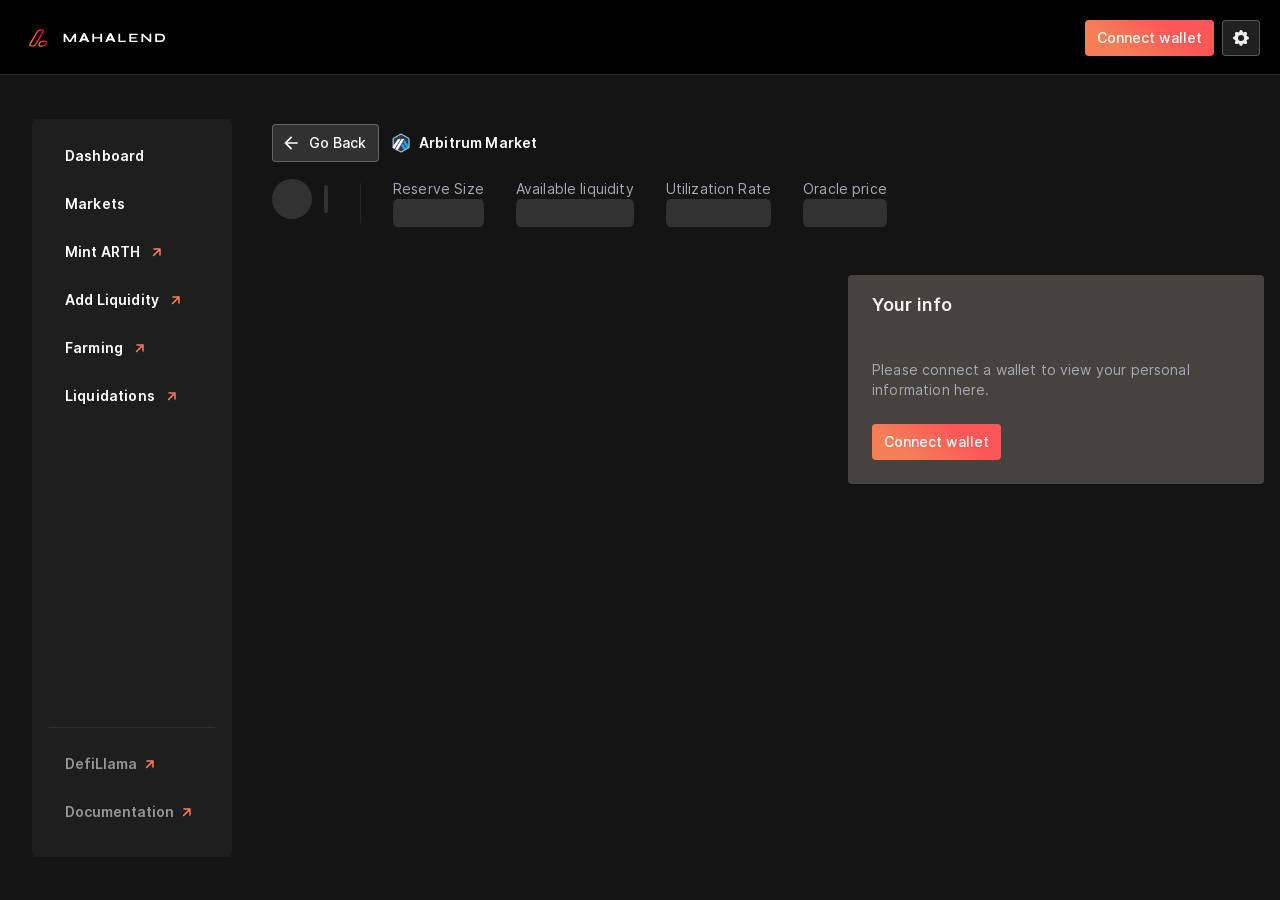
<file: reserve-overview/index.html>
<!DOCTYPE html><html lang="en"><head><meta charSet="utf-8"/><meta name="viewport" content="initial-scale=1, width=device-width"/><title>Mahalend - Mahalend | Powered By MahaDAO</title><meta name="description" content="ARTH is an algorithmic stablecoin that offers protection against inflation &amp; never erodes in value."/><meta property="og:title" content="Mahalend - Mahalend | Powered By MahaDAO"/><meta property="og:description" content="ARTH is an algorithmic stablecoin that offers protection against inflation &amp; never erodes in value."/><meta property="og:image" content="/_next/static/media/mahalendLogo.0e6e3e0b.png"/><meta name="twitter:image" content="/_next/static/media/mahalendLogo.0e6e3e0b.png"/><meta name="twitter:image:alt" content="mahalend image"/><meta name="twitter:site" content="@mahalend"/><meta property="twitter:card" content="summary_large_image"/><meta name="twitter:title" content="Mahalend | Powered By MahaDAO"/><meta name="twitter:description" content="ARTH is an algorithmic stablecoin that offers protection against inflation &amp; never erodes in value."/><meta name="keywords" content="Decentralized Finance, DeFi, lending, borrowing, stablecoins, Ethereum, assets, erc-20, smart contracts, open finance, trustless"/><meta name="next-head-count" content="14"/><meta name="theme-color" content="#00244D"/><link rel="shortcut icon" href="/favicon.ico"/><link rel="manifest" href="/manifest.json"/><style data-emotion="css-global 0"></style><style data-emotion="css-global 13d8jqe">html{-webkit-font-smoothing:antialiased;-moz-osx-font-smoothing:grayscale;box-sizing:border-box;-webkit-text-size-adjust:100%;}*,*::before,*::after{box-sizing:inherit;}strong,b{font-weight:700;}body{margin:0;color:#F1F1F3;background-color:#151414;}@media print{body{background-color:#fff;}}body::backdrop{background-color:#151414;}body{font-family:Inter,Arial;font-weight:400;font-size:0.875rem;min-width:375px;}body >div:first-of-type{min-height:100vh;display:-webkit-box;display:-webkit-flex;display:-ms-flexbox;display:flex;-webkit-flex-direction:column;-ms-flex-direction:column;flex-direction:column;}</style><style data-emotion="css-global animation-c7515d">@-webkit-keyframes animation-c7515d{0%{opacity:1;}50%{opacity:0.4;}100%{opacity:1;}}@keyframes animation-c7515d{0%{opacity:1;}50%{opacity:0.4;}100%{opacity:1;}}</style><style data-emotion="css 1knoxz1 1q6fsju 5hicrt i9gxme 1x2ig0y 1me2gch 128l3m0 q5q60p 1100lx1 17fo2je gjdclq tjvesx 5rpyx5 fv3lde 1rr4qq7 fmj40q n3eta2 nkvznt l9yetb udzt6z 1l6c7y9 1i92f6e 10dohqv 70qvj9 435pdq 1ebotei k7vncv ltjh6b 90g7yj 1p1gqz7 j7qwjs 18biwo 1fzsl0k 19msauk x3zkb6 btozky p24x14 duo07e 1pgf85x 1awutb3 fu4g2f k008qs gld6tt d4mf0j o6t2ll zezzla 614xj2 181zdd 2eei1g 1gmffph 4zgx8u 10jbe7i 1yjo05o">.css-1knoxz1{height:75px;position:-webkit-sticky;position:sticky;top:0;-webkit-transition:top 300ms cubic-bezier(0.4, 0, 0.2, 1) 0ms;transition:top 300ms cubic-bezier(0.4, 0, 0.2, 1) 0ms;z-index:1100;background-color:#000000;display:-webkit-box;display:-webkit-flex;display:-ms-flexbox;display:flex;-webkit-align-items:center;-webkit-box-align:center;-ms-flex-align:center;align-items:center;-webkit-flex-direction:space-between;-ms-flex-direction:space-between;flex-direction:space-between;box-shadow:inset 0px -1px 0px rgba(242, 243, 247, 0.16);}@media (min-width:0px){.css-1knoxz1{padding:8px 8px 8px 20px;}}@media (min-width:640px){.css-1knoxz1{padding:8px 20px;}}.css-1q6fsju{margin:0;font-family:Inter,Arial;font-weight:400;letter-spacing:0.009375rem;line-height:143%;font-size:0.875rem;color:#EAEBEF;-webkit-text-decoration:none;text-decoration:none;line-height:0;margin-right:12px;-webkit-transition:0.3s ease all;transition:0.3s ease all;line-height:0;margin-right:12px;-webkit-transition:0.3s ease all;transition:0.3s ease all;}.css-1q6fsju:hover{opacity:0.7;}.css-1q6fsju:hover{opacity:0.7;}.css-5hicrt{margin-right:12px;}.css-i9gxme{-webkit-box-flex:1;-webkit-flex-grow:1;-ms-flex-positive:1;flex-grow:1;}.css-1x2ig0y{display:-webkit-inline-box;display:-webkit-inline-flex;display:-ms-inline-flexbox;display:inline-flex;-webkit-align-items:center;-webkit-box-align:center;-ms-flex-align:center;align-items:center;-webkit-box-pack:center;-ms-flex-pack:center;-webkit-justify-content:center;justify-content:center;position:relative;box-sizing:border-box;-webkit-tap-highlight-color:transparent;background-color:transparent;outline:0;border:0;margin:0;border-radius:0;padding:0;cursor:pointer;-webkit-user-select:none;-moz-user-select:none;-ms-user-select:none;user-select:none;vertical-align:middle;-moz-appearance:none;-webkit-appearance:none;-webkit-text-decoration:none;text-decoration:none;color:inherit;min-width:64px;padding:6px 16px;border-radius:4px;-webkit-transition:background-color 250ms cubic-bezier(0.4, 0, 0.2, 1) 0ms,box-shadow 250ms cubic-bezier(0.4, 0, 0.2, 1) 0ms,border-color 250ms cubic-bezier(0.4, 0, 0.2, 1) 0ms,color 250ms cubic-bezier(0.4, 0, 0.2, 1) 0ms;transition:background-color 250ms cubic-bezier(0.4, 0, 0.2, 1) 0ms,box-shadow 250ms cubic-bezier(0.4, 0, 0.2, 1) 0ms,border-color 250ms cubic-bezier(0.4, 0, 0.2, 1) 0ms,color 250ms cubic-bezier(0.4, 0, 0.2, 1) 0ms;box-shadow:none;border-radius:4px;font-family:Inter,Arial;font-weight:500;line-height:1.5rem;font-size:0.875rem;padding:6px 12px;color:#fff;background:linear-gradient(38.44deg, #F47F57 23.51%, #FD5656 69.95%);-webkit-transition:all 0.2s ease;transition:all 0.2s ease;}.css-1x2ig0y::-moz-focus-inner{border-style:none;}.css-1x2ig0y.Mui-disabled{pointer-events:none;cursor:default;}@media print{.css-1x2ig0y{-webkit-print-color-adjust:exact;color-adjust:exact;}}.css-1x2ig0y:hover{-webkit-text-decoration:none;text-decoration:none;background-color:rgba(241, 241, 243, 0.08);}@media (hover: none){.css-1x2ig0y:hover{background-color:transparent;}}.css-1x2ig0y.Mui-disabled{color:#EBEBEF4D;}.css-1x2ig0y:hover{box-shadow:none;}.css-1x2ig0y.Mui-focusVisible{box-shadow:none;}.css-1x2ig0y:active{box-shadow:none;}.css-1x2ig0y.Mui-disabled{box-shadow:none;}.css-1x2ig0y:hover,.css-1x2ig0y.Mui-focusVisible{background:linear-gradient(38.44deg, #F47F57 23.51%, #FD5656 69.95%);opacity:0.9;}.css-1x2ig0y:disabled{background:#FFFFFF19;cursor:not-allowed;}@media (min-width:0px){.css-1me2gch{display:none;}}@media (min-width:960px){.css-1me2gch{display:block;}}.css-128l3m0{display:-webkit-inline-box;display:-webkit-inline-flex;display:-ms-inline-flexbox;display:inline-flex;-webkit-align-items:center;-webkit-box-align:center;-ms-flex-align:center;align-items:center;-webkit-box-pack:center;-ms-flex-pack:center;-webkit-justify-content:center;justify-content:center;position:relative;box-sizing:border-box;-webkit-tap-highlight-color:transparent;background-color:transparent;outline:0;border:0;margin:0;border-radius:0;padding:0;cursor:pointer;-webkit-user-select:none;-moz-user-select:none;-ms-user-select:none;user-select:none;vertical-align:middle;-moz-appearance:none;-webkit-appearance:none;-webkit-text-decoration:none;text-decoration:none;color:inherit;min-width:64px;padding:6px 16px;border-radius:4px;-webkit-transition:background-color 250ms cubic-bezier(0.4, 0, 0.2, 1) 0ms,box-shadow 250ms cubic-bezier(0.4, 0, 0.2, 1) 0ms,border-color 250ms cubic-bezier(0.4, 0, 0.2, 1) 0ms,color 250ms cubic-bezier(0.4, 0, 0.2, 1) 0ms;transition:background-color 250ms cubic-bezier(0.4, 0, 0.2, 1) 0ms,box-shadow 250ms cubic-bezier(0.4, 0, 0.2, 1) 0ms,border-color 250ms cubic-bezier(0.4, 0, 0.2, 1) 0ms,color 250ms cubic-bezier(0.4, 0, 0.2, 1) 0ms;box-shadow:none;border-radius:4px;font-family:Inter,Arial;font-weight:500;line-height:1.5rem;font-size:0.875rem;padding:6px 12px;color:#fff;border:1px solid;border-color:#FFFFFF40;background-color:#FFFFFF20;padding:7px 8px;min-width:unset;margin-left:8px;}.css-128l3m0::-moz-focus-inner{border-style:none;}.css-128l3m0.Mui-disabled{pointer-events:none;cursor:default;}@media print{.css-128l3m0{-webkit-print-color-adjust:exact;color-adjust:exact;}}.css-128l3m0:hover{-webkit-text-decoration:none;text-decoration:none;background-color:rgba(241, 241, 243, 0.08);}@media (hover: none){.css-128l3m0:hover{background-color:transparent;}}.css-128l3m0.Mui-disabled{color:#EBEBEF4D;}.css-128l3m0:hover{box-shadow:none;}.css-128l3m0.Mui-focusVisible{box-shadow:none;}.css-128l3m0:active{box-shadow:none;}.css-128l3m0.Mui-disabled{box-shadow:none;}.css-128l3m0:hover,.css-128l3m0.Mui-focusVisible{background-color:#000000;}.css-q5q60p{-webkit-user-select:none;-moz-user-select:none;-ms-user-select:none;user-select:none;width:1em;height:1em;display:inline-block;fill:currentColor;-webkit-flex-shrink:0;-ms-flex-negative:0;flex-shrink:0;-webkit-transition:fill 200ms cubic-bezier(0.4, 0, 0.2, 1) 0ms;transition:fill 200ms cubic-bezier(0.4, 0, 0.2, 1) 0ms;font-size:1.25rem;color:#F1F1F3;}@media (min-width:0px){.css-1100lx1{display:-webkit-box;display:-webkit-flex;display:-ms-flexbox;display:flex;}}@media (min-width:960px){.css-1100lx1{display:none;}}.css-17fo2je{display:-webkit-box;display:-webkit-flex;display:-ms-flexbox;display:flex;-webkit-flex-direction:row;-ms-flex-direction:row;flex-direction:row;-webkit-flex:1;-ms-flex:1;flex:1;}.css-gjdclq{margin:0;font-family:Inter,Arial;font-weight:400;letter-spacing:0.009375rem;line-height:143%;font-size:0.875rem;color:#EAEBEF;-webkit-text-decoration:none;text-decoration:none;display:-webkit-inline-box;display:-webkit-inline-flex;display:-ms-inline-flexbox;display:inline-flex;-webkit-align-items:center;-webkit-box-align:center;-ms-flex-align:center;align-items:center;-webkit-box-pack:center;-ms-flex-pack:center;-webkit-justify-content:center;justify-content:center;position:relative;box-sizing:border-box;-webkit-tap-highlight-color:transparent;background-color:transparent;outline:0;border:0;margin:0;border-radius:0;padding:0;cursor:pointer;-webkit-user-select:none;-moz-user-select:none;-ms-user-select:none;user-select:none;vertical-align:middle;-moz-appearance:none;-webkit-appearance:none;-webkit-text-decoration:none;text-decoration:none;color:inherit;min-width:64px;padding:6px 8px;border-radius:4px;-webkit-transition:background-color 250ms cubic-bezier(0.4, 0, 0.2, 1) 0ms,box-shadow 250ms cubic-bezier(0.4, 0, 0.2, 1) 0ms,border-color 250ms cubic-bezier(0.4, 0, 0.2, 1) 0ms,color 250ms cubic-bezier(0.4, 0, 0.2, 1) 0ms;transition:background-color 250ms cubic-bezier(0.4, 0, 0.2, 1) 0ms,box-shadow 250ms cubic-bezier(0.4, 0, 0.2, 1) 0ms,border-color 250ms cubic-bezier(0.4, 0, 0.2, 1) 0ms,color 250ms cubic-bezier(0.4, 0, 0.2, 1) 0ms;color:#EAEBEF;box-shadow:none;border-radius:4px;font-family:Inter,Arial;font-weight:500;line-height:1.5rem;font-size:0.875rem;padding:6px 12px;color:#FFFFFF;width:100%;-webkit-box-pack:start;-ms-flex-pack:start;-webkit-justify-content:flex-start;justify-content:flex-start;border-radius:2px;padding:8px 16px;font-weight:600;margin-bottom:8px;position:relative;}.css-gjdclq::-moz-focus-inner{border-style:none;}.css-gjdclq.Mui-disabled{pointer-events:none;cursor:default;}@media print{.css-gjdclq{-webkit-print-color-adjust:exact;color-adjust:exact;}}.css-gjdclq:hover{-webkit-text-decoration:none;text-decoration:none;background-color:rgba(234, 235, 239, 0.08);}@media (hover: none){.css-gjdclq:hover{background-color:transparent;}}.css-gjdclq.Mui-disabled{color:#EBEBEF4D;}.css-gjdclq:hover{box-shadow:none;}.css-gjdclq.Mui-focusVisible{box-shadow:none;}.css-gjdclq:active{box-shadow:none;}.css-gjdclq.Mui-disabled{box-shadow:none;}.active.css-gjdclq:after,.css-gjdclq:hover.css-gjdclq:after{color:white;-webkit-transform:scaleX(1);-moz-transform:scaleX(1);-ms-transform:scaleX(1);transform:scaleX(1);transform-origin:bottom left;}.css-gjdclq:after{color:white;content:'';position:absolute;width:100%;-webkit-transform:scaleX(0);-moz-transform:scaleX(0);-ms-transform:scaleX(0);transform:scaleX(0);height:100%;border-radius:2px;top:0px;left:0;background:#FFFFFF16;transform-origin:bottom right;-webkit-transition:-webkit-transform 0.25s ease-out;transition:transform 0.25s ease-out;}.css-tjvesx{margin:0;font-family:Inter,Arial;font-weight:400;letter-spacing:0.009375rem;line-height:143%;font-size:0.875rem;color:#EAEBEF;-webkit-text-decoration:none;text-decoration:none;display:-webkit-inline-box;display:-webkit-inline-flex;display:-ms-inline-flexbox;display:inline-flex;-webkit-align-items:center;-webkit-box-align:center;-ms-flex-align:center;align-items:center;-webkit-box-pack:center;-ms-flex-pack:center;-webkit-justify-content:center;justify-content:center;position:relative;box-sizing:border-box;-webkit-tap-highlight-color:transparent;background-color:transparent;outline:0;border:0;margin:0;border-radius:0;padding:0;cursor:pointer;-webkit-user-select:none;-moz-user-select:none;-ms-user-select:none;user-select:none;vertical-align:middle;-moz-appearance:none;-webkit-appearance:none;-webkit-text-decoration:none;text-decoration:none;color:inherit;min-width:64px;padding:6px 8px;border-radius:4px;-webkit-transition:background-color 250ms cubic-bezier(0.4, 0, 0.2, 1) 0ms,box-shadow 250ms cubic-bezier(0.4, 0, 0.2, 1) 0ms,border-color 250ms cubic-bezier(0.4, 0, 0.2, 1) 0ms,color 250ms cubic-bezier(0.4, 0, 0.2, 1) 0ms;transition:background-color 250ms cubic-bezier(0.4, 0, 0.2, 1) 0ms,box-shadow 250ms cubic-bezier(0.4, 0, 0.2, 1) 0ms,border-color 250ms cubic-bezier(0.4, 0, 0.2, 1) 0ms,color 250ms cubic-bezier(0.4, 0, 0.2, 1) 0ms;color:#EAEBEF;box-shadow:none;border-radius:4px;font-family:Inter,Arial;font-weight:500;line-height:1.5rem;font-size:0.875rem;padding:6px 12px;color:#FFFFFF;width:100%;-webkit-box-pack:start;-ms-flex-pack:start;-webkit-justify-content:flex-start;justify-content:flex-start;border-radius:2px;padding:8px 16px;font-weight:600;margin-bottom:8px;position:relative;}.css-tjvesx::-moz-focus-inner{border-style:none;}.css-tjvesx.Mui-disabled{pointer-events:none;cursor:default;}@media print{.css-tjvesx{-webkit-print-color-adjust:exact;color-adjust:exact;}}.css-tjvesx:hover{-webkit-text-decoration:none;text-decoration:none;background-color:rgba(234, 235, 239, 0.08);}@media (hover: none){.css-tjvesx:hover{background-color:transparent;}}.css-tjvesx.Mui-disabled{color:#EBEBEF4D;}.css-tjvesx:hover{box-shadow:none;}.css-tjvesx.Mui-focusVisible{box-shadow:none;}.css-tjvesx:active{box-shadow:none;}.css-tjvesx.Mui-disabled{box-shadow:none;}.active.css-tjvesx:after,.css-tjvesx:hover.css-tjvesx:after{color:white;-webkit-transform:scaleX(1);-moz-transform:scaleX(1);-ms-transform:scaleX(1);transform:scaleX(1);transform-origin:bottom left;}.css-tjvesx:after{color:white;content:'';position:absolute;width:100%;-webkit-transform:scaleX(0);-moz-transform:scaleX(0);-ms-transform:scaleX(0);transform:scaleX(0);height:100%;border-radius:2px;top:0px;left:0;background:#FFFFFF16;transform-origin:bottom right;-webkit-transition:-webkit-transform 0.25s ease-out;transition:transform 0.25s ease-out;}.css-5rpyx5{margin-left:4px;width:24px;height:24px;}.css-fv3lde{-webkit-align-items:center;-webkit-box-align:center;-ms-flex-align:center;align-items:center;display:-webkit-box;display:-webkit-flex;display:-ms-flexbox;display:flex;}.css-1rr4qq7{-webkit-flex:1;-ms-flex:1;flex:1;}.css-fmj40q{background-color:#151414;color:#F1F1F3;}@media (min-width:0px){.css-fmj40q{padding-top:40px;padding-bottom:72px;}}@media (min-width:960px){.css-fmj40q{padding-top:48px;padding-bottom:80px;}}@media (min-width:1280px){.css-fmj40q{padding-bottom:94px;}}@media (min-width:1440px){.css-fmj40q{padding-bottom:92px;}}@media (min-width:1800px){.css-fmj40q{padding-bottom:96px;}}.css-n3eta2{width:100%;margin-left:auto;box-sizing:border-box;margin-right:auto;display:block;padding-left:8px;padding-right:8px;display:-webkit-box;display:-webkit-flex;display:-ms-flexbox;display:flex;-webkit-flex-direction:column;-ms-flex-direction:column;flex-direction:column;-webkit-flex:1;-ms-flex:1;flex:1;padding-bottom:39px;padding-bottom:0px;}@media (min-width:760px){.css-n3eta2{padding-left:12px;padding-right:12px;}}@media (min-width:1280px){.css-n3eta2{max-width:1280px;}}@media (min-width:0px){.css-n3eta2{padding-left:8px;padding-right:8px;}}@media (min-width:640px){.css-n3eta2{padding-left:20px;padding-right:20px;}}@media (min-width:760px){.css-n3eta2{padding-left:48px;padding-right:48px;}}@media (min-width:960px){.css-n3eta2{padding-left:96px;padding-right:96px;}}@media (min-width:1280px){.css-n3eta2{padding-left:16px;padding-right:16px;}}@media (min-width:1440px){.css-n3eta2{max-width:unset;padding-left:16px;padding-right:16px;}}@media (min-width:1800px){.css-n3eta2{padding-left:0;padding-right:0;max-width:1440px;}}@media (min-width:0px){.css-nkvznt{padding-left:16px;padding-right:16px;}}@media (min-width:640px){.css-nkvznt{padding-left:24px;padding-right:24px;}}.css-l9yetb{display:-webkit-box;display:-webkit-flex;display:-ms-flexbox;display:flex;-webkit-align-items:center;-webkit-box-align:center;-ms-flex-align:center;align-items:center;-webkit-align-self:center;-ms-flex-item-align:center;align-self:center;margin-bottom:16px;min-height:40px;-webkit-flex-direction:row;-ms-flex-direction:row;flex-direction:row;}.css-udzt6z{display:-webkit-inline-box;display:-webkit-inline-flex;display:-ms-inline-flexbox;display:inline-flex;-webkit-align-items:center;-webkit-box-align:center;-ms-flex-align:center;align-items:center;-webkit-box-pack:center;-ms-flex-pack:center;-webkit-justify-content:center;justify-content:center;position:relative;box-sizing:border-box;-webkit-tap-highlight-color:transparent;background-color:transparent;outline:0;border:0;margin:0;border-radius:0;padding:0;cursor:pointer;-webkit-user-select:none;-moz-user-select:none;-ms-user-select:none;user-select:none;vertical-align:middle;-moz-appearance:none;-webkit-appearance:none;-webkit-text-decoration:none;text-decoration:none;color:inherit;min-width:64px;padding:6px 16px;border-radius:4px;-webkit-transition:background-color 250ms cubic-bezier(0.4, 0, 0.2, 1) 0ms,box-shadow 250ms cubic-bezier(0.4, 0, 0.2, 1) 0ms,border-color 250ms cubic-bezier(0.4, 0, 0.2, 1) 0ms,color 250ms cubic-bezier(0.4, 0, 0.2, 1) 0ms;transition:background-color 250ms cubic-bezier(0.4, 0, 0.2, 1) 0ms,box-shadow 250ms cubic-bezier(0.4, 0, 0.2, 1) 0ms,border-color 250ms cubic-bezier(0.4, 0, 0.2, 1) 0ms,color 250ms cubic-bezier(0.4, 0, 0.2, 1) 0ms;box-shadow:none;border-radius:4px;font-family:Inter,Arial;font-weight:500;line-height:1.5rem;font-size:0.875rem;padding:6px 12px;color:#fff;border:1px solid;border-color:#FFFFFF40;background-color:#FFFFFF20;margin-right:12px;margin-bottom:0;}.css-udzt6z::-moz-focus-inner{border-style:none;}.css-udzt6z.Mui-disabled{pointer-events:none;cursor:default;}@media print{.css-udzt6z{-webkit-print-color-adjust:exact;color-adjust:exact;}}.css-udzt6z:hover{-webkit-text-decoration:none;text-decoration:none;background-color:rgba(241, 241, 243, 0.08);}@media (hover: none){.css-udzt6z:hover{background-color:transparent;}}.css-udzt6z.Mui-disabled{color:#EBEBEF4D;}.css-udzt6z:hover{box-shadow:none;}.css-udzt6z.Mui-focusVisible{box-shadow:none;}.css-udzt6z:active{box-shadow:none;}.css-udzt6z.Mui-disabled{box-shadow:none;}.css-udzt6z:hover,.css-udzt6z.Mui-focusVisible{background-color:#000000;}.css-1l6c7y9{display:inherit;margin-right:8px;margin-left:-4px;}.css-1l6c7y9>*:nth-of-type(1){font-size:20px;}.css-1i92f6e{-webkit-user-select:none;-moz-user-select:none;-ms-user-select:none;user-select:none;width:1em;height:1em;display:inline-block;fill:currentColor;-webkit-flex-shrink:0;-ms-flex-negative:0;flex-shrink:0;-webkit-transition:fill 200ms cubic-bezier(0.4, 0, 0.2, 1) 0ms;transition:fill 200ms cubic-bezier(0.4, 0, 0.2, 1) 0ms;font-size:1.5rem;font-size:20px;}.css-10dohqv{-webkit-user-select:none;-moz-user-select:none;-ms-user-select:none;user-select:none;width:1em;height:1em;display:inline-block;fill:currentColor;-webkit-flex-shrink:0;-ms-flex-negative:0;flex-shrink:0;-webkit-transition:fill 200ms cubic-bezier(0.4, 0, 0.2, 1) 0ms;transition:fill 200ms cubic-bezier(0.4, 0, 0.2, 1) 0ms;font-size:1.5rem;}.css-70qvj9{display:-webkit-box;display:-webkit-flex;display:-ms-flexbox;display:flex;-webkit-align-items:center;-webkit-box-align:center;-ms-flex-align:center;align-items:center;}.css-435pdq{margin-right:8px;width:20px;height:20px;position:relative;}.css-1ebotei{margin:0;font-family:Inter,Arial;font-weight:600;letter-spacing:0.009375rem;line-height:1.25rem;font-size:0.875rem;color:#fff;}.css-k7vncv{display:-webkit-box;display:-webkit-flex;display:-ms-flexbox;display:flex;-webkit-align-items:flex-start;-webkit-box-align:flex-start;-ms-flex-align:flex-start;align-items:flex-start;-webkit-box-flex-wrap:wrap;-webkit-flex-wrap:wrap;-ms-flex-wrap:wrap;flex-wrap:wrap;width:100%;}@media (min-width:0px){.css-k7vncv{gap:12px;}}@media (min-width:640px){.css-k7vncv{gap:32px;}}.css-ltjh6b{display:-webkit-box;display:-webkit-flex;display:-ms-flexbox;display:flex;-webkit-align-items:center;-webkit-box-align:center;-ms-flex-align:center;align-items:center;}@media (min-width:0px){.css-ltjh6b{width:calc(50% - 12px);}}@media (min-width:640px){.css-ltjh6b{width:unset;}}.css-90g7yj{margin-right:12px;display:-webkit-box;display:-webkit-flex;display:-ms-flexbox;display:flex;-webkit-align-items:center;-webkit-box-align:center;-ms-flex-align:center;align-items:center;-webkit-box-pack:center;-ms-flex-pack:center;-webkit-justify-content:center;justify-content:center;}.css-1p1gqz7{display:block;background-color:rgba(241, 241, 243, 0.13);height:1.2em;border-radius:50%;-webkit-animation:animation-c7515d 1.5s ease-in-out 0.5s infinite;animation:animation-c7515d 1.5s ease-in-out 0.5s infinite;-webkit-transform:unset;-moz-transform:unset;-ms-transform:unset;transform:unset;background:#FFFFFF20;}.css-j7qwjs{display:-webkit-box;display:-webkit-flex;display:-ms-flexbox;display:flex;-webkit-flex-direction:column;-ms-flex-direction:column;flex-direction:column;}.css-18biwo{display:-webkit-inline-box;display:-webkit-inline-flex;display:-ms-inline-flexbox;display:inline-flex;-webkit-align-items:center;-webkit-box-align:center;-ms-flex-align:center;align-items:center;}.css-1fzsl0k{margin:0;font-family:Inter,Arial;font-weight:400;letter-spacing:0.009375rem;line-height:1rem;font-size:0.75rem;color:#A5A8B6;}.css-19msauk{display:block;background-color:rgba(241, 241, 243, 0.13);height:auto;margin-top:0;margin-bottom:0;transform-origin:0 55%;-webkit-transform:scale(1, 0.60);-moz-transform:scale(1, 0.60);-ms-transform:scale(1, 0.60);transform:scale(1, 0.60);border-radius:4px/6.7px;-webkit-animation:animation-c7515d 1.5s ease-in-out 0.5s infinite;animation:animation-c7515d 1.5s ease-in-out 0.5s infinite;-webkit-transform:unset;-moz-transform:unset;-ms-transform:unset;transform:unset;background:#FFFFFF20;}.css-19msauk:empty:before{content:"\00a0";}.css-x3zkb6{margin:0;-webkit-flex-shrink:0;-ms-flex-negative:0;flex-shrink:0;border-width:0;border-style:solid;border-color:#EBEBEF14;border-bottom-width:0;height:auto;border-right-width:thin;-webkit-align-self:stretch;-ms-flex-item-align:stretch;align-self:stretch;margin-top:0;margin-bottom:0;margin-top:4px;margin-bottom:4px;border-color:rgba(235, 235, 239, 0.08);}.css-btozky{display:-webkit-box;display:-webkit-flex;display:-ms-flexbox;display:flex;-webkit-flex-direction:column;-ms-flex-direction:column;flex-direction:column;-webkit-flex:1;-ms-flex:1;flex:1;}@media (min-width:0px){.css-btozky{margin-top:-32px;}}@media (min-width:1280px){.css-btozky{margin-top:-46px;}}@media (min-width:1440px){.css-btozky{margin-top:-44px;}}@media (min-width:1800px){.css-btozky{margin-top:-48px;}}.css-p24x14{width:100%;margin-left:auto;box-sizing:border-box;margin-right:auto;display:block;padding-left:8px;padding-right:8px;display:-webkit-box;display:-webkit-flex;display:-ms-flexbox;display:flex;-webkit-flex-direction:column;-ms-flex-direction:column;flex-direction:column;-webkit-flex:1;-ms-flex:1;flex:1;padding-bottom:39px;}@media (min-width:760px){.css-p24x14{padding-left:12px;padding-right:12px;}}@media (min-width:1280px){.css-p24x14{max-width:1280px;}}@media (min-width:0px){.css-p24x14{padding-left:8px;padding-right:8px;}}@media (min-width:640px){.css-p24x14{padding-left:20px;padding-right:20px;}}@media (min-width:760px){.css-p24x14{padding-left:48px;padding-right:48px;}}@media (min-width:960px){.css-p24x14{padding-left:96px;padding-right:96px;}}@media (min-width:1280px){.css-p24x14{padding-left:16px;padding-right:16px;}}@media (min-width:1440px){.css-p24x14{max-width:unset;padding-left:16px;padding-right:16px;}}@media (min-width:1800px){.css-p24x14{padding-left:0;padding-right:0;max-width:1440px;}}@media (min-width:0px){.css-duo07e{display:-webkit-box;display:-webkit-flex;display:-ms-flexbox;display:flex;-webkit-box-pack:center;-ms-flex-pack:center;-webkit-justify-content:center;justify-content:center;margin-bottom:12px;}}@media (min-width:640px){.css-duo07e{-webkit-box-pack:start;-ms-flex-pack:start;-webkit-justify-content:flex-start;justify-content:flex-start;margin-bottom:16px;}}@media (min-width:1280px){.css-duo07e{display:none;}}.css-1pgf85x{display:-webkit-inline-box;display:-webkit-inline-flex;display:-ms-inline-flexbox;display:inline-flex;border-radius:4px;background-color:rgb(66, 59, 56);border:1px solid rgb(66, 59, 56);padding:4px;height:44px;}.css-1pgf85x .MuiToggleButtonGroup-grouped:not(:first-of-type){margin-left:-1px;border-left:1px solid transparent;border-top-left-radius:0;border-bottom-left-radius:0;}.css-1pgf85x .MuiToggleButtonGroup-grouped:not(:last-of-type){border-top-right-radius:0;border-bottom-right-radius:0;}.css-1pgf85x .MuiToggleButtonGroup-grouped.Mui-selected+.MuiToggleButtonGroup-grouped.Mui-selected{border-left:0;margin-left:0;}@media (min-width:0px){.css-1pgf85x{width:100%;}}@media (min-width:640px){.css-1pgf85x{width:359px;}}.css-1awutb3{display:-webkit-inline-box;display:-webkit-inline-flex;display:-ms-inline-flexbox;display:inline-flex;-webkit-align-items:center;-webkit-box-align:center;-ms-flex-align:center;align-items:center;-webkit-box-pack:center;-ms-flex-pack:center;-webkit-justify-content:center;justify-content:center;position:relative;box-sizing:border-box;-webkit-tap-highlight-color:transparent;background-color:transparent;outline:0;border:0;margin:0;border-radius:0;padding:0;cursor:pointer;-webkit-user-select:none;-moz-user-select:none;-ms-user-select:none;user-select:none;vertical-align:middle;-moz-appearance:none;-webkit-appearance:none;-webkit-text-decoration:none;text-decoration:none;color:inherit;border-radius:4px;padding:11px;border:1px solid #EBEBEF14;color:#EBEBEF8F;border:0px;-webkit-flex:1;-ms-flex:1;flex:1;background-color:rgb(66, 59, 56);border-radius:4px;}.css-1awutb3::-moz-focus-inner{border-style:none;}.css-1awutb3.Mui-disabled{pointer-events:none;cursor:default;}@media print{.css-1awutb3{-webkit-print-color-adjust:exact;color-adjust:exact;}}.css-1awutb3.Mui-disabled{color:#EBEBEF4D;border:1px solid #EBEBEF1F;}.css-1awutb3:hover{-webkit-text-decoration:none;text-decoration:none;background-color:rgba(241, 241, 243, 0.08);}@media (hover: none){.css-1awutb3:hover{background-color:transparent;}}.css-1awutb3.Mui-selected{color:#EAEBEF;background-color:rgba(234, 235, 239, 0.16);}.css-1awutb3.Mui-selected:hover{background-color:rgba(234, 235, 239, 0.24);}@media (hover: none){.css-1awutb3.Mui-selected:hover{background-color:rgba(234, 235, 239, 0.16);}}.css-1awutb3.Mui-selected,.css-1awutb3.Mui-selected:hover{background-color:#FFFFFF60;border:1px solid #FFFFFF70!important;border-radius:4px!important;}.css-1awutb3.Mui-selected,.css-1awutb3.Mui-disabled{z-index:100;height:100%;display:-webkit-box;display:-webkit-flex;display:-ms-flexbox;display:flex;-webkit-box-pack:center;-ms-flex-pack:center;-webkit-justify-content:center;justify-content:center;}.css-1awutb3.Mui-selected .MuiTypography-subheader1,.css-1awutb3.Mui-disabled .MuiTypography-subheader1{color:white;}.css-1awutb3.Mui-selected .MuiTypography-secondary14,.css-1awutb3.Mui-disabled .MuiTypography-secondary14{color:white;}.css-fu4g2f{margin:0;font-family:Inter,Arial;font-weight:600;letter-spacing:0.009375rem;line-height:1.25rem;font-size:0.875rem;}.css-k008qs{display:-webkit-box;display:-webkit-flex;display:-ms-flexbox;display:flex;}@media (min-width:0px){.css-gld6tt{display:none;width:100%;margin-right:0px;}}@media (min-width:1280px){.css-gld6tt{display:block;width:calc(100% - 432px);margin-right:16px;}}@media (min-width:0px){.css-d4mf0j{display:block;width:100%;}}@media (min-width:1280px){.css-d4mf0j{display:block;width:416px;}}.css-o6t2ll{background-color:#48423e;color:#F1F1F3;-webkit-transition:box-shadow 300ms cubic-bezier(0.4, 0, 0.2, 1) 0ms;transition:box-shadow 300ms cubic-bezier(0.4, 0, 0.2, 1) 0ms;border-radius:4px;box-shadow:0px 2px 1px -1px rgba(0,0,0,0.2),0px 1px 1px 0px rgba(0,0,0,0.14),0px 1px 3px 0px rgba(0,0,0,0.12);background-image:linear-gradient(rgba(255, 255, 255, 0.05), rgba(255, 255, 255, 0.05));border-radius:4px;box-shadow:0px 2px 1px rgba(0, 0, 0, 0.05),0px 0px 1px rgba(0, 0, 0, 0.25);background-image:none;padding-top:16px;}@media (min-width:0px){.css-o6t2ll{padding-bottom:16px;padding-left:16px;padding-right:16px;}}@media (min-width:640px){.css-o6t2ll{padding-bottom:24px;padding-left:24px;padding-right:24px;}}.css-zezzla{margin:0;font-family:Inter,Arial;font-weight:600;letter-spacing:0.009375rem;line-height:160%;font-size:1.125rem;}@media (min-width:0px){.css-zezzla{margin-bottom:24px;}}@media (min-width:640px){.css-zezzla{margin-bottom:40px;}}.css-614xj2{margin-bottom:24px;display:-webkit-box;display:-webkit-flex;display:-ms-flexbox;display:flex;-webkit-align-items:flex-start;-webkit-box-align:flex-start;-ms-flex-align:flex-start;align-items:flex-start;-webkit-box-pack:justify;-webkit-justify-content:space-between;justify-content:space-between;}.css-181zdd{margin:0;font-family:Inter,Arial;font-weight:400;letter-spacing:0.009375rem;line-height:143%;font-size:0.875rem;margin-right:8px;}.css-2eei1g{display:block;background-color:rgba(241, 241, 243, 0.13);height:auto;margin-top:0;margin-bottom:0;transform-origin:0 55%;-webkit-transform:scale(1, 0.60);-moz-transform:scale(1, 0.60);-ms-transform:scale(1, 0.60);transform:scale(1, 0.60);border-radius:4px/6.7px;-webkit-animation:animation-c7515d 1.5s ease-in-out 0.5s infinite;animation:animation-c7515d 1.5s ease-in-out 0.5s infinite;-webkit-transform:unset;-moz-transform:unset;-ms-transform:unset;transform:unset;}.css-2eei1g:empty:before{content:"\00a0";}.css-1gmffph{margin-bottom:12px;display:-webkit-box;display:-webkit-flex;display:-ms-flexbox;display:flex;-webkit-align-items:center;-webkit-box-align:center;-ms-flex-align:center;align-items:center;-webkit-box-pack:justify;-webkit-justify-content:space-between;justify-content:space-between;}.css-4zgx8u{margin:0;font-family:Inter,Arial;font-weight:500;letter-spacing:0.009375rem;line-height:1.5rem;font-size:1rem;margin-right:8px;}.css-10jbe7i{margin-bottom:40px;display:-webkit-box;display:-webkit-flex;display:-ms-flexbox;display:flex;-webkit-align-items:center;-webkit-box-align:center;-ms-flex-align:center;align-items:center;-webkit-box-pack:justify;-webkit-justify-content:space-between;justify-content:space-between;}.css-1yjo05o{display:-webkit-box;display:-webkit-flex;display:-ms-flexbox;display:flex;-webkit-flex-direction:row;-ms-flex-direction:row;flex-direction:row;}.css-1yjo05o>:not(style)+:not(style){margin:0;margin-left:8px;}</style><link rel="preload" href="/_next/static/css/1ada8e81c058ec4d.css" as="style"/><link rel="stylesheet" href="/_next/static/css/1ada8e81c058ec4d.css" data-n-g=""/><noscript data-n-css=""></noscript><script defer="" nomodule="" src="/_next/static/chunks/polyfills-5cd94c89d3acac5f.js"></script><script src="/_next/static/chunks/webpack-d2a23737073c6921.js" defer=""></script><script src="/_next/static/chunks/framework-bb5c596eafb42b22.js" defer=""></script><script src="/_next/static/chunks/main-166ebf8347b95292.js" defer=""></script><script src="/_next/static/chunks/pages/_app-1cf5c26fb207c7cb.js" defer=""></script><script src="/_next/static/chunks/994-024d1251bcf7ce5b.js" defer=""></script><script src="/_next/static/chunks/538-e4a322e7f81a999f.js" defer=""></script><script src="/_next/static/chunks/230-3d8a05664f1f235c.js" defer=""></script><script src="/_next/static/chunks/pages/reserve-overview-b5a8dcc571c12501.js" defer=""></script><script src="/_next/static/vg7yO5fEssxSMqrRW7BWr/_buildManifest.js" defer=""></script><script src="/_next/static/vg7yO5fEssxSMqrRW7BWr/_ssgManifest.js" defer=""></script><script src="/_next/static/vg7yO5fEssxSMqrRW7BWr/_middlewareManifest.js" defer=""></script></head><body><div id="__next" data-reactroot=""><header class="MuiBox-root css-1knoxz1"><a class="MuiTypography-root MuiTypography-description MuiLink-root MuiLink-underlineNone MuiBox-root css-1q6fsju" aria-label="Go to homepage" href="/"><img src="/mahalendLogo.svg" alt="An SVG of an eye" height="36"/></a><div class="MuiBox-root css-5hicrt"></div><div class="MuiBox-root css-i9gxme"></div><button class="MuiButton-root MuiButton-gradient MuiButton-gradientPrimary MuiButton-sizeMedium MuiButton-gradientSizeMedium MuiButton-disableElevation MuiButtonBase-root  css-1x2ig0y" tabindex="0" type="button" aria-label="wallet" id="wallet-button" aria-haspopup="true">Connect wallet</button><div class="MuiBox-root css-1me2gch"><button class="MuiButton-root MuiButton-surface MuiButton-surfacePrimary MuiButton-sizeMedium MuiButton-surfaceSizeMedium MuiButton-disableElevation MuiButtonBase-root  css-128l3m0" tabindex="0" type="button" aria-label="settings" id="settings-button" aria-haspopup="true"><svg class="MuiSvgIcon-root MuiSvgIcon-fontSizeSmall css-q5q60p" focusable="false" aria-hidden="true" viewBox="0 0 24 24"><svg xmlns="http://www.w3.org/2000/svg" viewBox="0 0 20 20" fill="currentColor" aria-hidden="true"><path fill-rule="evenodd" d="M11.49 3.17c-.38-1.56-2.6-1.56-2.98 0a1.532 1.532 0 01-2.286.948c-1.372-.836-2.942.734-2.106 2.106.54.886.061 2.042-.947 2.287-1.561.379-1.561 2.6 0 2.978a1.532 1.532 0 01.947 2.287c-.836 1.372.734 2.942 2.106 2.106a1.532 1.532 0 012.287.947c.379 1.561 2.6 1.561 2.978 0a1.533 1.533 0 012.287-.947c1.372.836 2.942-.734 2.106-2.106a1.533 1.533 0 01.947-2.287c1.561-.379 1.561-2.6 0-2.978a1.532 1.532 0 01-.947-2.287c.836-1.372-.734-2.942-2.106-2.106a1.532 1.532 0 01-2.287-.947zM10 13a3 3 0 100-6 3 3 0 000 6z" clip-rule="evenodd"></path></svg></svg></button></div><div class="MuiBox-root css-1100lx1"><button class="MuiButton-root MuiButton-surface MuiButton-surfacePrimary MuiButton-sizeMedium MuiButton-surfaceSizeMedium MuiButton-disableElevation MuiButtonBase-root  css-128l3m0" tabindex="0" type="button"><svg class="MuiSvgIcon-root MuiSvgIcon-fontSizeSmall css-q5q60p" focusable="false" aria-hidden="true" viewBox="0 0 24 24"><svg xmlns="http://www.w3.org/2000/svg" fill="none" viewBox="0 0 24 24" stroke-width="2" stroke="currentColor" aria-hidden="true"><path stroke-linecap="round" stroke-linejoin="round" d="M4 6h16M4 12h16M4 18h16"></path></svg></svg></button></div></header><main class="MuiBox-root css-17fo2je"><div class="MuiBox-root css-0"><div class="SidebarContainer" id="sidebar_container"><div class="TopSideBar"><div><a class="MuiTypography-root MuiTypography-description MuiLink-root MuiLink-underlineNone MuiButton-root MuiButton-text MuiButton-textPrimary MuiButton-sizeMedium MuiButton-textSizeMedium MuiButton-disableElevation MuiButtonBase-root  css-tjvesx" tabindex="0" href="/">Dashboard</a></div><div><a class="MuiTypography-root MuiTypography-description MuiLink-root MuiLink-underlineNone MuiButton-root MuiButton-text MuiButton-textPrimary MuiButton-sizeMedium MuiButton-textSizeMedium MuiButton-disableElevation MuiButtonBase-root  css-tjvesx" tabindex="0" href="/markets/">Markets</a></div><div><a class="MuiTypography-root MuiTypography-description MuiLink-root MuiLink-underlineNone MuiButton-root MuiButton-text MuiButton-textPrimary MuiButton-sizeMedium MuiButton-textSizeMedium MuiButton-disableElevation MuiButtonBase-root  css-gjdclq" href="https://arth.loans/#/loan/add/ETH" target="_blank" tabindex="0">Mint ARTH<div class="MuiBox-root css-5rpyx5"><svg width="24" height="24" viewBox="0 0 24 24" fill="none" xmlns="http://www.w3.org/2000/svg"><rect width="1.5" height="9.768" rx="0.75" transform="scale(1 -1) rotate(-45 -14.46 -18.01)" fill="#FF7F57"></rect><path d="M15.983 15.016v-6h-6" stroke="#FF7F57" stroke-width="1.5" stroke-linecap="round" stroke-linejoin="round"></path></svg></div></a></div><div><a class="MuiTypography-root MuiTypography-description MuiLink-root MuiLink-underlineNone MuiButton-root MuiButton-text MuiButton-textPrimary MuiButton-sizeMedium MuiButton-textSizeMedium MuiButton-disableElevation MuiButtonBase-root  css-gjdclq" href="https://vaults.arth.loans/#/arth-eth-strategy" target="_blank" tabindex="0">Add Liquidity<div class="MuiBox-root css-5rpyx5"><svg width="24" height="24" viewBox="0 0 24 24" fill="none" xmlns="http://www.w3.org/2000/svg"><rect width="1.5" height="9.768" rx="0.75" transform="scale(1 -1) rotate(-45 -14.46 -18.01)" fill="#FF7F57"></rect><path d="M15.983 15.016v-6h-6" stroke="#FF7F57" stroke-width="1.5" stroke-linecap="round" stroke-linejoin="round"></path></svg></div></a></div><div><a class="MuiTypography-root MuiTypography-description MuiLink-root MuiLink-underlineNone MuiButton-root MuiButton-text MuiButton-textPrimary MuiButton-sizeMedium MuiButton-textSizeMedium MuiButton-disableElevation MuiButtonBase-root  css-gjdclq" href="https://arth.loans/#/farming" target="_blank" tabindex="0">Farming<div class="MuiBox-root css-5rpyx5"><svg width="24" height="24" viewBox="0 0 24 24" fill="none" xmlns="http://www.w3.org/2000/svg"><rect width="1.5" height="9.768" rx="0.75" transform="scale(1 -1) rotate(-45 -14.46 -18.01)" fill="#FF7F57"></rect><path d="M15.983 15.016v-6h-6" stroke="#FF7F57" stroke-width="1.5" stroke-linecap="round" stroke-linejoin="round"></path></svg></div></a></div><div><a class="MuiTypography-root MuiTypography-description MuiLink-root MuiLink-underlineNone MuiButton-root MuiButton-text MuiButton-textPrimary MuiButton-sizeMedium MuiButton-textSizeMedium MuiButton-disableElevation MuiButtonBase-root  css-gjdclq" href="http://liquidations.mahalend.com/" target="_blank" tabindex="0">Liquidations<div class="MuiBox-root css-5rpyx5"><svg width="24" height="24" viewBox="0 0 24 24" fill="none" xmlns="http://www.w3.org/2000/svg"><rect width="1.5" height="9.768" rx="0.75" transform="scale(1 -1) rotate(-45 -14.46 -18.01)" fill="#FF7F57"></rect><path d="M15.983 15.016v-6h-6" stroke="#FF7F57" stroke-width="1.5" stroke-linecap="round" stroke-linejoin="round"></path></svg></div></a></div></div><div class="BottomSideBar"><a class="StyledLinkHref" href="https://defillama.com/protocol/mahalend" target="_blank" rel="noreferrer"><div class="MuiBox-root css-fv3lde"><p>DefiLlama</p><svg width="24" height="24" viewBox="0 0 24 24" fill="none" xmlns="http://www.w3.org/2000/svg"><rect width="1.5" height="9.768" rx="0.75" transform="scale(1 -1) rotate(-45 -14.46 -18.01)" fill="#FF7F57"></rect><path d="M15.983 15.016v-6h-6" stroke="#FF7F57" stroke-width="1.5" stroke-linecap="round" stroke-linejoin="round"></path></svg></div></a><a class="StyledLinkHref" href="https://docs.mahalend.com/" target="_blank" rel="noreferrer"><div class="MuiBox-root css-fv3lde"><p>Documentation</p><svg width="24" height="24" viewBox="0 0 24 24" fill="none" xmlns="http://www.w3.org/2000/svg"><rect width="1.5" height="9.768" rx="0.75" transform="scale(1 -1) rotate(-45 -14.46 -18.01)" fill="#FF7F57"></rect><path d="M15.983 15.016v-6h-6" stroke="#FF7F57" stroke-width="1.5" stroke-linecap="round" stroke-linejoin="round"></path></svg></div></a></div></div></div><div class="MuiBox-root css-1rr4qq7" style="max-width:100vw"><div class="MuiBox-root css-fmj40q"><div class="MuiContainer-root MuiContainer-maxWidthLg css-n3eta2"><div class="MuiBox-root css-nkvznt"><div class="MuiBox-root css-0"><div class="MuiBox-root css-l9yetb"><button class="MuiButton-root MuiButton-surface MuiButton-surfacePrimary MuiButton-sizeMedium MuiButton-surfaceSizeMedium MuiButton-disableElevation MuiButtonBase-root  css-udzt6z" tabindex="0" type="button"><span class="MuiButton-startIcon MuiButton-iconSizeMedium css-1l6c7y9"><svg class="MuiSvgIcon-root MuiSvgIcon-fontSizeMedium css-1i92f6e" focusable="false" aria-hidden="true" viewBox="0 0 24 24"><svg class="MuiSvgIcon-root MuiSvgIcon-fontSizeMedium css-10dohqv" focusable="false" aria-hidden="true" viewBox="0 0 24 24" data-testid="ArrowBackOutlinedIcon"><path d="M20 11H7.83l5.59-5.59L12 4l-8 8 8 8 1.41-1.41L7.83 13H20v-2z"></path></svg></svg></span>Go Back</button><div class="MuiBox-root css-70qvj9"><div class="MuiBox-root css-435pdq"><img src="/icons/networks/arbitrum.svg" alt="" width="100%" height="100%"/></div><p class="MuiTypography-root MuiTypography-subheader1 css-1ebotei">Arbitrum<!-- --> <!-- -->Market</p></div></div></div><div class="MuiBox-root css-k7vncv"><div class="MuiBox-root css-ltjh6b"><div class="MuiBox-root css-90g7yj"><span class="MuiSkeleton-root MuiSkeleton-circular MuiSkeleton-pulse css-1p1gqz7" style="width:40px;height:40px"></span></div><div class="MuiBox-root css-j7qwjs"><div class="MuiBox-root css-18biwo"><div class="MuiTypography-root MuiTypography-caption css-1fzsl0k"></div></div><span class="MuiSkeleton-root MuiSkeleton-text MuiSkeleton-pulse css-19msauk" style="height:24px"></span></div></div><hr class="MuiDivider-root MuiDivider-fullWidth MuiDivider-vertical MuiDivider-flexItem css-x3zkb6"/><div class="MuiBox-root css-ltjh6b"><div class="MuiBox-root css-j7qwjs"><div class="MuiBox-root css-18biwo"><div class="MuiTypography-root MuiTypography-caption css-1fzsl0k">Reserve Size</div></div><span class="MuiSkeleton-root MuiSkeleton-text MuiSkeleton-pulse css-19msauk" style="height:24px"></span></div></div><div class="MuiBox-root css-ltjh6b"><div class="MuiBox-root css-j7qwjs"><div class="MuiBox-root css-18biwo"><div class="MuiTypography-root MuiTypography-caption css-1fzsl0k">Available liquidity</div></div><span class="MuiSkeleton-root MuiSkeleton-text MuiSkeleton-pulse css-19msauk" style="height:24px"></span></div></div><div class="MuiBox-root css-ltjh6b"><div class="MuiBox-root css-j7qwjs"><div class="MuiBox-root css-18biwo"><div class="MuiTypography-root MuiTypography-caption css-1fzsl0k">Utilization Rate</div></div><span class="MuiSkeleton-root MuiSkeleton-text MuiSkeleton-pulse css-19msauk" style="height:24px"></span></div></div><div class="MuiBox-root css-ltjh6b"><div class="MuiBox-root css-j7qwjs"><div class="MuiBox-root css-18biwo"><div class="MuiTypography-root MuiTypography-caption css-1fzsl0k">Oracle price</div></div><span class="MuiSkeleton-root MuiSkeleton-text MuiSkeleton-pulse css-19msauk" style="height:24px"></span></div></div></div></div></div></div><div class="MuiBox-root css-btozky"><div class="MuiContainer-root MuiContainer-maxWidthLg css-p24x14"><div class="MuiBox-root css-duo07e"><div role="group" class="MuiToggleButtonGroup-root css-1pgf85x"><button class="MuiButtonBase-root MuiToggleButton-root MuiToggleButton-sizeMedium MuiToggleButton-primary MuiToggleButtonGroup-grouped MuiToggleButtonGroup-groupedHorizontal css-1awutb3" tabindex="0" type="button" value="overview" aria-pressed="false"><p class="MuiTypography-root MuiTypography-subheader1 css-fu4g2f">Overview</p></button><button class="MuiButtonBase-root MuiToggleButton-root MuiToggleButton-sizeMedium MuiToggleButton-primary MuiToggleButtonGroup-grouped MuiToggleButtonGroup-groupedHorizontal css-1awutb3" tabindex="0" type="button" value="actions" aria-pressed="false"><p class="MuiTypography-root MuiTypography-subheader1 css-fu4g2f">Your info</p></button></div></div><div class="MuiBox-root css-k008qs"><div class="MuiBox-root css-gld6tt"></div><div class="MuiBox-root css-d4mf0j"><div class="MuiPaper-root MuiPaper-elevation MuiPaper-rounded MuiPaper-elevation1 css-o6t2ll"><h3 class="MuiTypography-root MuiTypography-h3 css-zezzla">Your info</h3><div class="MuiBox-root css-614xj2"><div class="MuiTypography-root MuiTypography-description css-181zdd"><span class="MuiSkeleton-root MuiSkeleton-text MuiSkeleton-pulse css-2eei1g" style="width:100px;height:20px"></span></div><span class="MuiSkeleton-root MuiSkeleton-text MuiSkeleton-pulse css-2eei1g" style="width:70px;height:20px"></span></div><div class="MuiBox-root css-1gmffph"><div class="MuiTypography-root MuiTypography-secondary16 css-4zgx8u"><span class="MuiSkeleton-root MuiSkeleton-text MuiSkeleton-pulse css-2eei1g" style="width:100px;height:20px"></span></div><span class="MuiSkeleton-root MuiSkeleton-text MuiSkeleton-pulse css-2eei1g" style="width:70px;height:20px"></span></div><div class="MuiBox-root css-10jbe7i"><div class="MuiTypography-root MuiTypography-secondary16 css-4zgx8u"><span class="MuiSkeleton-root MuiSkeleton-text MuiSkeleton-pulse css-2eei1g" style="width:100px;height:20px"></span></div><span class="MuiSkeleton-root MuiSkeleton-text MuiSkeleton-pulse css-2eei1g" style="width:70px;height:20px"></span></div><div class="css-1yjo05o"><span class="MuiSkeleton-root MuiSkeleton-text MuiSkeleton-pulse css-2eei1g" style="width:70px;height:36px"></span><span class="MuiSkeleton-root MuiSkeleton-text MuiSkeleton-pulse css-2eei1g" style="width:70px;height:36px"></span></div></div></div></div></div></div></div></main></div><script id="__NEXT_DATA__" type="application/json">{"props":{"pageProps":{}},"page":"/reserve-overview","query":{},"buildId":"vg7yO5fEssxSMqrRW7BWr","nextExport":true,"autoExport":true,"isFallback":false,"scriptLoader":[]}</script></body></html>
</file>
<file: _next/static/css/1ada8e81c058ec4d.css>
@font-face{font-family:Inter;font-style:normal;font-weight:100;font-display:swap;src:url(/_next/static/media/Inter-Thin.dafaa44d.woff2) format("woff2"),url(/_next/static/media/Inter-Thin.16325d9b.woff) format("woff")}@font-face{font-family:Inter;font-style:italic;font-weight:100;font-display:swap;src:url(/_next/static/media/Inter-ThinItalic.4fc662b3.woff2) format("woff2"),url(/_next/static/media/Inter-ThinItalic.d3d89947.woff) format("woff")}@font-face{font-family:Inter;font-style:normal;font-weight:200;font-display:swap;src:url(/_next/static/media/Inter-ExtraLight.6824177d.woff2) format("woff2"),url(/_next/static/media/Inter-ExtraLight.15c082a5.woff) format("woff")}@font-face{font-family:Inter;font-style:italic;font-weight:200;font-display:swap;src:url(/_next/static/media/Inter-ExtraLightItalic.05138ddd.woff2) format("woff2"),url(/_next/static/media/Inter-ExtraLightItalic.3beee54f.woff) format("woff")}@font-face{font-family:Inter;font-style:normal;font-weight:300;font-display:swap;src:url(/_next/static/media/Inter-Light.27083fa6.woff2) format("woff2"),url(/_next/static/media/Inter-Light.91dfddd8.woff) format("woff")}@font-face{font-family:Inter;font-style:italic;font-weight:300;font-display:swap;src:url(/_next/static/media/Inter-LightItalic.0a783b89.woff2) format("woff2"),url(/_next/static/media/Inter-LightItalic.f8ccf281.woff) format("woff")}@font-face{font-family:Inter;font-style:normal;font-weight:400;font-display:swap;src:url(/_next/static/media/Inter-Regular.f1f0c35b.woff2) format("woff2"),url(/_next/static/media/Inter-Regular.f356e84a.woff) format("woff")}@font-face{font-family:Inter;font-style:italic;font-weight:400;font-display:swap;src:url(/_next/static/media/Inter-Italic.d593a8df.woff2) format("woff2"),url(/_next/static/media/Inter-Italic.9beab784.woff) format("woff")}@font-face{font-family:Inter;font-style:normal;font-weight:500;font-display:swap;src:url(/_next/static/media/Inter-Medium.dc792b50.woff2) format("woff2"),url(/_next/static/media/Inter-Medium.ec7dd2d9.woff) format("woff")}@font-face{font-family:Inter;font-style:italic;font-weight:500;font-display:swap;src:url(/_next/static/media/Inter-MediumItalic.84d3493a.woff2) format("woff2"),url(/_next/static/media/Inter-MediumItalic.17301e5b.woff) format("woff")}@font-face{font-family:Inter;font-style:normal;font-weight:600;font-display:swap;src:url(/_next/static/media/Inter-SemiBold.fcb100c7.woff2) format("woff2"),url(/_next/static/media/Inter-SemiBold.55027e47.woff) format("woff")}@font-face{font-family:Inter;font-style:italic;font-weight:600;font-display:swap;src:url(/_next/static/media/Inter-SemiBoldItalic.d90f295d.woff2) format("woff2"),url(/_next/static/media/Inter-SemiBoldItalic.ab9105ed.woff) format("woff")}@font-face{font-family:Inter;font-style:normal;font-weight:700;font-display:swap;src:url(/_next/static/media/Inter-Bold.579e0f95.woff2) format("woff2"),url(/_next/static/media/Inter-Bold.b1234477.woff) format("woff")}@font-face{font-family:Inter;font-style:italic;font-weight:700;font-display:swap;src:url(/_next/static/media/Inter-BoldItalic.828a494e.woff2) format("woff2"),url(/_next/static/media/Inter-BoldItalic.3d0d8043.woff) format("woff")}@font-face{font-family:Inter;font-style:normal;font-weight:800;font-display:swap;src:url(/_next/static/media/Inter-ExtraBold.d65f0281.woff2) format("woff2"),url(/_next/static/media/Inter-ExtraBold.208a9e6c.woff) format("woff")}@font-face{font-family:Inter;font-style:italic;font-weight:800;font-display:swap;src:url(/_next/static/media/Inter-ExtraBoldItalic.8c7eac5c.woff2) format("woff2"),url(/_next/static/media/Inter-ExtraBoldItalic.30429962.woff) format("woff")}@font-face{font-family:Inter;font-style:normal;font-weight:900;font-display:swap;src:url(/_next/static/media/Inter-Black.796be8d8.woff2) format("woff2"),url(/_next/static/media/Inter-Black.b254104c.woff) format("woff")}@font-face{font-family:Inter;font-style:italic;font-weight:900;font-display:swap;src:url(/_next/static/media/Inter-BlackItalic.752f1e0a.woff2) format("woff2"),url(/_next/static/media/Inter-BlackItalic.70306b0e.woff) format("woff")}@font-face{font-family:Inter var;font-weight:100 900;font-display:swap;font-style:normal;font-named-instance:"Regular";src:url(/_next/static/media/Inter-roman.var.b2129c00.woff2) format("woff2")}@font-face{font-family:Inter var;font-weight:100 900;font-display:swap;font-style:italic;font-named-instance:"Italic";src:url(/_next/static/media/Inter-italic.var.958a0b97.woff2) format("woff2")}@font-face{font-family:Inter var experimental;font-weight:100 900;font-display:swap;font-style:oblique 0deg 10deg;src:url(/_next/static/media/Inter.var.730e8169.woff2) format("woff2")}.SidebarContainer{width:200px;background:#1f1e1e;border-radius:6px;border:1px solid;border-image-source:linear-gradient(180deg,hsla(0,0%,100%,.1),hsla(0,0%,100%,0));position:fixed;top:75px;padding:16px;margin-top:44px;margin-left:32px;min-height:calc(100vh - 162px)}.StyledLink{padding:8px 16px;width:100%;border-radius:2px;display:block;font-style:normal;font-weight:600;font-size:14px;line-height:20px;color:#ffffff88;margin-bottom:8px}.StyledLink:hover{outline:1px solid hsla(0,0%,100%,.08);color:#ffffff88;opacity:1}.StyledLink:active{background:hsla(0,0%,100%,.01);opacity:1}.StyledLink:active,.StyledLinkHref{border-radius:2px;width:100%;color:#ffffff88}.StyledLinkHref{padding:8px 16px;display:block;font-style:normal;font-weight:600;font-size:14px;line-height:20px;margin-bottom:8px;text-decoration:none}.StyledLinkHref p{margin:0}.StyledLinkHref:hover{outline:1px solid hsla(0,0%,100%,.08);color:#ffffff88;opacity:1}.StyledLinkHref:active{background:hsla(0,0%,100%,.01);border-radius:2px;width:100%;color:#ffffff88;opacity:1}.TopSideBar{padding-bottom:177px}.BottomSideBar{position:absolute;bottom:0;padding:16px 0;width:calc(100% - 32px);border-top:1px solid hsla(0,0%,100%,.08)}@media (max-width:1024px){.SidebarContainer{display:none;position:relative}}
</file>
